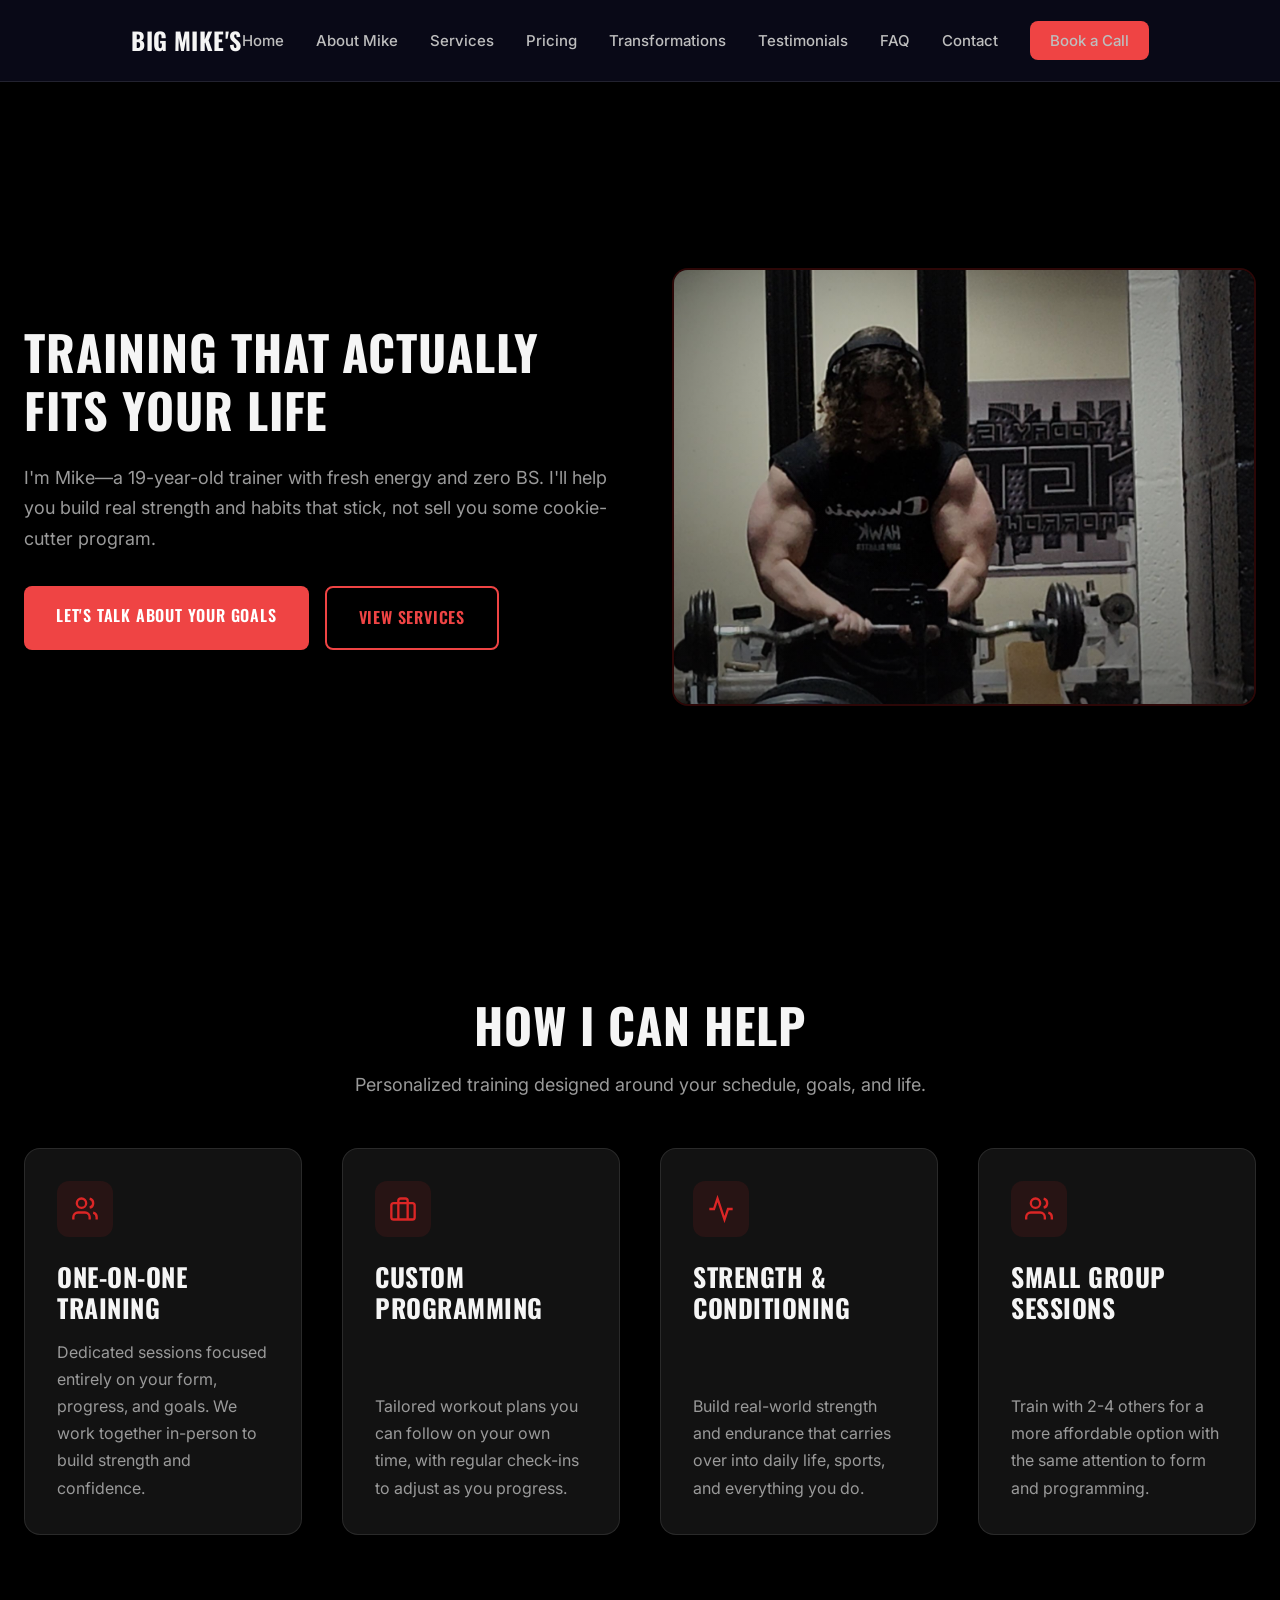
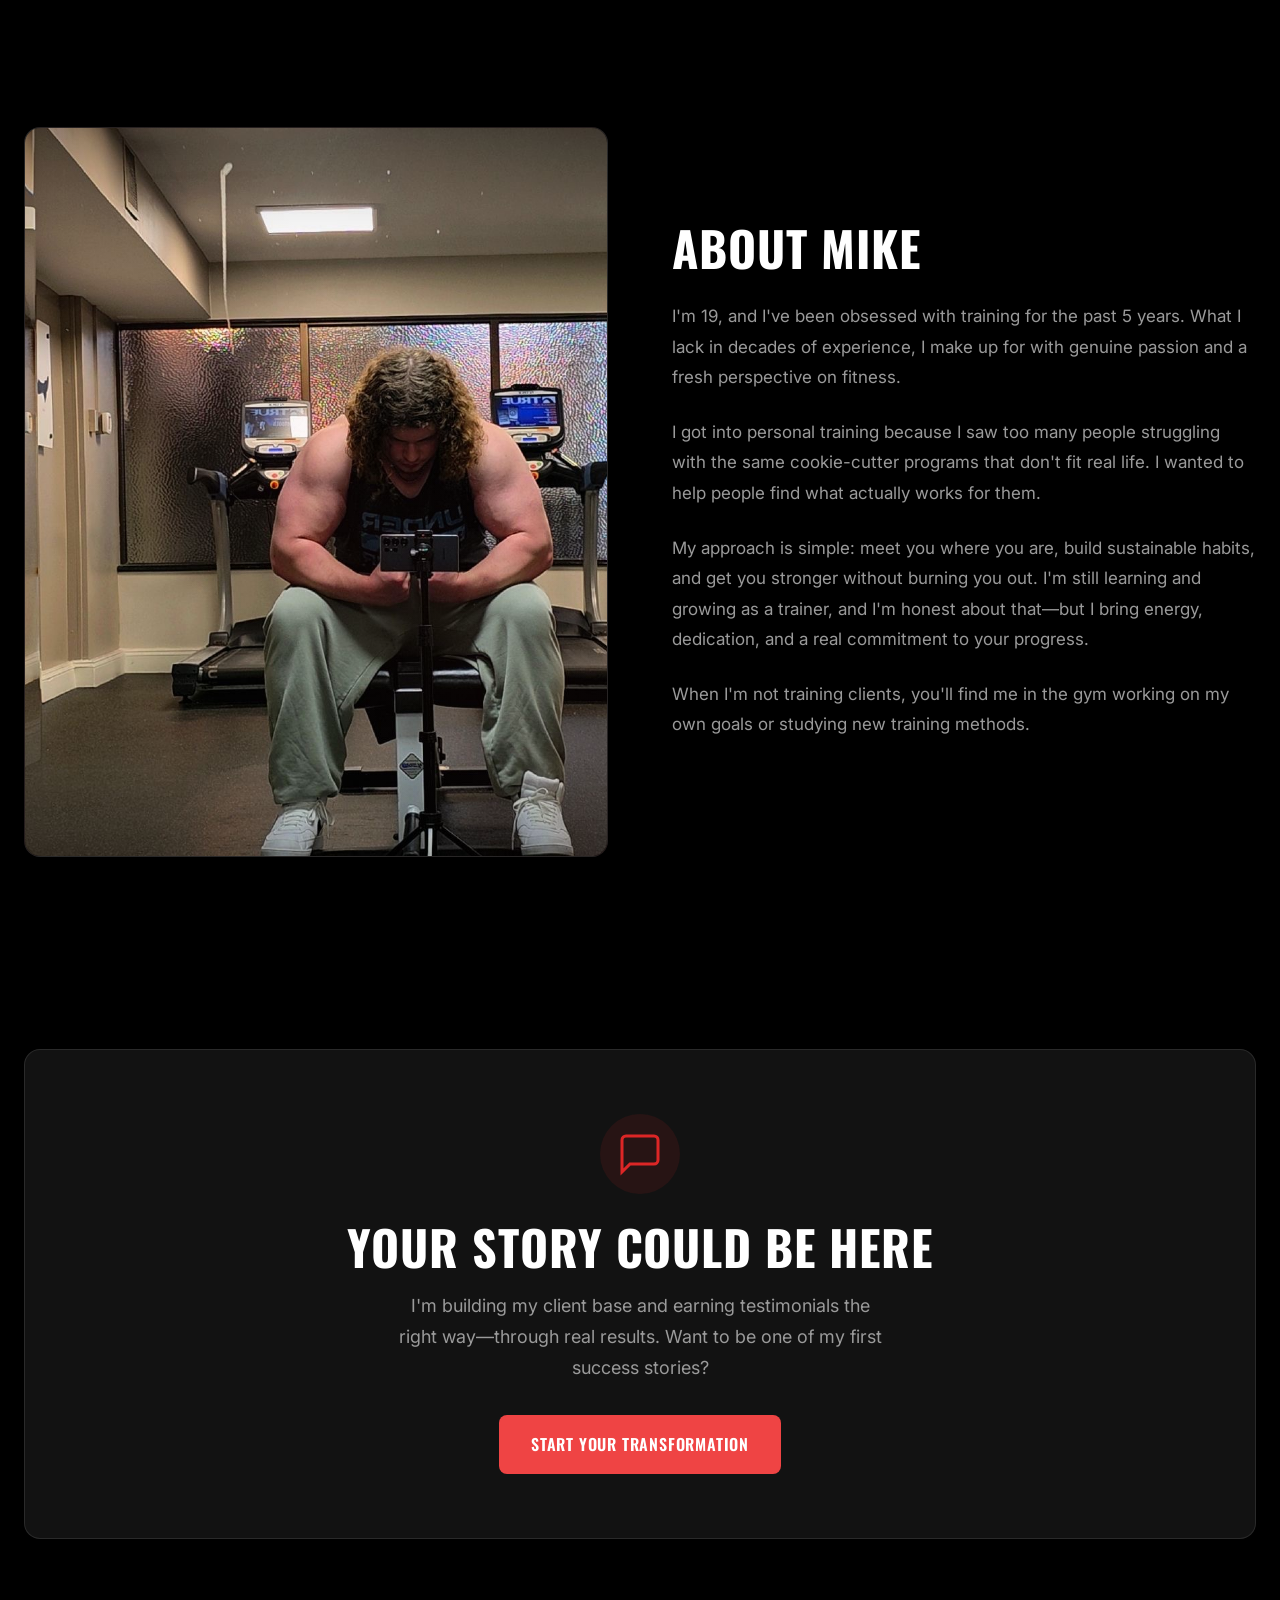
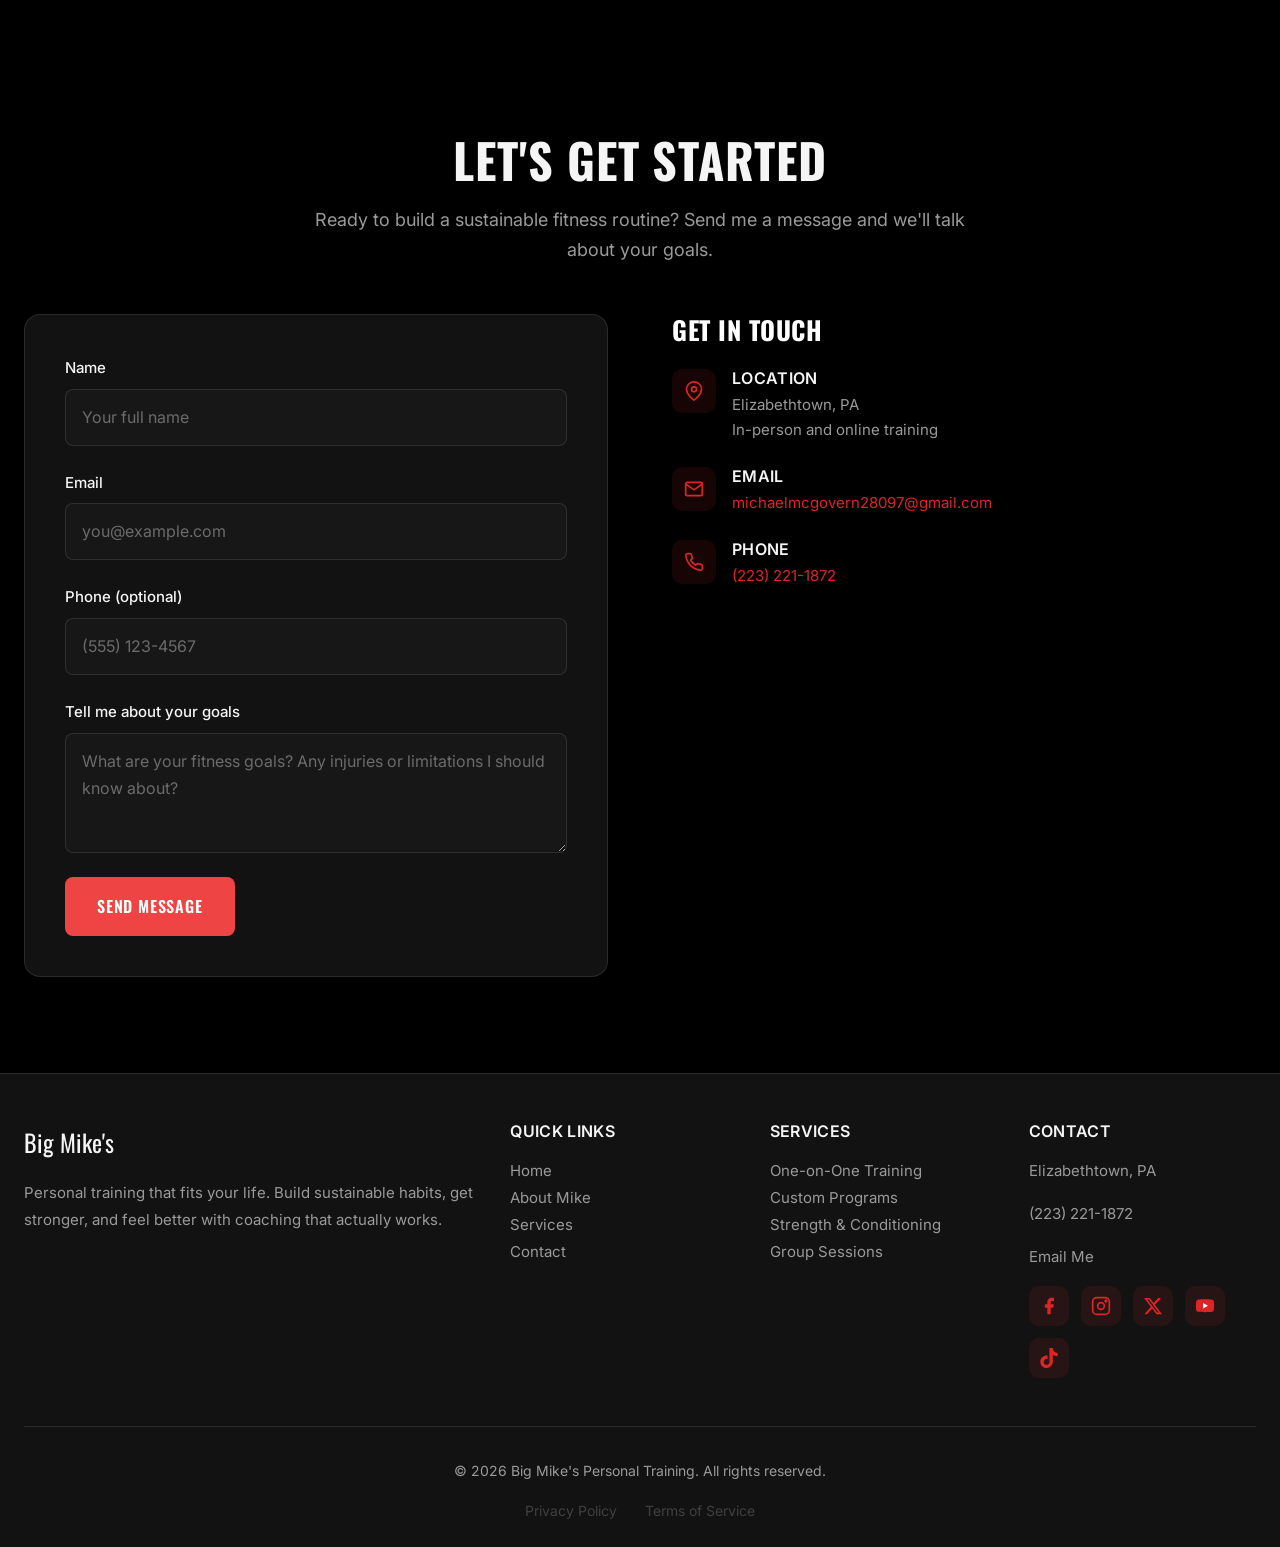
<file: index.html>
<!DOCTYPE html>
<html lang="en">
<head>
    <meta charset="UTF-8">
    <meta name="viewport" content="width=device-width, initial-scale=1.0">
    <title>Big Mike's Personal Training - Training That Actually Fits Your Life</title>
    <meta name="description" content="Personal training in Elizabethtown, PA focused on sustainable fitness for busy people. Work with Mike to build strength, feel better, and create lasting habits.">

    <!-- Favicon -->
    <link rel="icon" href="favicon.svg" type="image/svg+xml">
    <link rel="apple-touch-icon" href="favicon.svg">

    <!-- Open Graph -->
    <meta property="og:type" content="website">
    <meta property="og:title" content="Big Mike's Personal Training - Training That Actually Fits Your Life">
    <meta property="og:description" content="Personal training in Elizabethtown, PA focused on sustainable fitness for busy people. Work with Mike to build strength, feel better, and create lasting habits.">
    <meta property="og:url" content="https://bigmikespersonaltraining.com/">
    <meta property="og:image" content="https://bigmikespersonaltraining.com/images/og-image.jpg">

    <!-- Twitter Card -->
    <meta name="twitter:card" content="summary_large_image">
    <meta name="twitter:title" content="Big Mike's Personal Training">
    <meta name="twitter:description" content="Personal training in Elizabethtown, PA focused on sustainable fitness for busy people.">

    <!-- SEO -->
    <link rel="canonical" href="https://bigmikespersonaltraining.com/">
    <meta name="robots" content="index, follow">

    <!-- Google Fonts -->
    <link rel="preconnect" href="https://fonts.googleapis.com">
    <link rel="preconnect" href="https://fonts.gstatic.com" crossorigin>
    <link href="https://fonts.googleapis.com/css2?family=Oswald:wght@400;500;600;700&family=Inter:wght@400;500;600;700&display=swap" rel="stylesheet">

    <!-- Main Stylesheet -->
    <link rel="stylesheet" href="css/main.css">

    <style>
        /* ==========================================================================
           INDEX.HTML - Page-Specific Styles
           These styles are specific to the homepage and extend/override main.css
           ========================================================================== */

        /* Homepage-specific section padding variables */
        :root {
            --section-padding-mobile: 48px;
            --section-padding-tablet: 64px;
            --section-padding-desktop: 96px;
        }

        /* Homepage Navigation - custom styling for index page */
        .nav {
            position: fixed;
            top: 0;
            left: 0;
            right: 0;
            background: rgba(10, 10, 26, 0.9);
            backdrop-filter: blur(10px);
            -webkit-backdrop-filter: blur(10px);
            z-index: 1000;
            border-bottom: 1px solid rgba(255, 255, 255, 0.1);
        }

        .nav-container {
            max-width: 1200px;
            margin: 0 auto;
            padding: 1.25rem 1.5rem;
            display: flex;
            justify-content: space-between;
            align-items: center;
        }

        .nav-logo {
            font-family: var(--font-display);
            font-size: 1.5rem;
            color: var(--steel-900);
            font-weight: 700;
            text-transform: uppercase;
            letter-spacing: 0.02em;
            white-space: nowrap;
            overflow: hidden;
            text-overflow: ellipsis;
            max-width: 180px;
        }

        .nav-links {
            display: none;
            list-style: none;
            gap: 2rem;
            align-items: center;
        }

        .nav-links a {
            color: var(--steel-700);
            font-size: 0.9375rem;
            font-weight: 500;
            transition: color 0.2s ease;
        }

        .nav-links a:hover {
            color: var(--steel-900);
        }

        .nav-cta {
            background-color: var(--primary-600);
            color: white;
            padding: 0.625rem 1.25rem;
            border-radius: var(--radius-md);
            font-weight: 600;
            transition: all 0.2s ease;
        }

        .nav-cta:hover {
            background-color: var(--primary-500);
            transform: translateY(-2px);
            color: white;
        }

        /* Mobile Menu Button */
        .menu-toggle {
            display: flex;
            flex-direction: column;
            gap: 5px;
            background: transparent;
            border: none;
            cursor: pointer;
            padding: 0.5rem;
        }

        .menu-toggle span {
            display: block;
            width: 24px;
            height: 2px;
            background-color: var(--steel-900);
            transition: all 0.3s ease;
        }

        .menu-toggle.active span:nth-child(1) {
            transform: rotate(45deg) translate(6px, 6px);
        }

        .menu-toggle.active span:nth-child(2) {
            opacity: 0;
        }

        .menu-toggle.active span:nth-child(3) {
            transform: rotate(-45deg) translate(6px, -6px);
        }

        /* Mobile Menu */
        .mobile-menu {
            display: none;
            position: fixed;
            top: 73px;
            left: 0;
            right: 0;
            background: rgba(10, 10, 26, 0.98);
            backdrop-filter: blur(10px);
            -webkit-backdrop-filter: blur(10px);
            padding: 2rem 1.5rem;
            border-bottom: 1px solid rgba(255, 255, 255, 0.1);
        }

        .mobile-menu.active {
            display: block;
        }

        .mobile-menu ul {
            list-style: none;
            display: flex;
            flex-direction: column;
            gap: 1.5rem;
        }

        .mobile-menu a {
            color: var(--steel-700);
            font-size: 1.125rem;
            font-weight: 500;
            display: block;
            transition: color 0.2s ease;
        }

        .mobile-menu a:hover {
            color: var(--steel-900);
        }

        .mobile-menu .nav-cta {
            display: block;
            width: 100%;
            margin-top: 0.5rem;
            text-align: center;
        }

        /* Homepage Buttons */
        .btn {
            display: inline-block;
            padding: 1rem 2rem;
            border-radius: var(--radius-md);
            font-weight: 600;
            font-size: 1rem;
            text-align: center;
            cursor: pointer;
            border: none;
            transition: all 0.2s ease;
            min-height: 44px;
        }

        .btn-primary {
            background-color: var(--primary-600);
            color: white;
        }

        .btn-primary:hover {
            background-color: var(--primary-500);
            transform: translateY(-2px);
        }

        .btn-secondary {
            background: transparent;
            color: var(--primary-600);
            border: 2px solid var(--primary-600);
        }

        .btn-secondary:hover {
            background-color: rgba(239, 68, 68, 0.1);
        }

        /* Hero Section - Homepage specific */
        .hero {
            padding-top: calc(73px + var(--section-padding-mobile));
            padding-bottom: var(--section-padding-mobile);
            min-height: 100vh;
            display: flex;
            align-items: center;
            opacity: 0;
            animation: fadeIn 0.6s ease forwards;
        }

        @keyframes fadeIn {
            to {
                opacity: 1;
            }
        }

        .hero-content {
            display: grid;
            grid-template-columns: 1fr;
            gap: 3rem;
            align-items: center;
        }

        .hero-text h1 {
            font-size: 3rem;
            color: var(--steel-900);
            margin-bottom: 1.5rem;
            text-shadow: 0 2px 20px rgba(0, 0, 0, 0.5);
        }

        .hero-text .subhead {
            font-size: 1.125rem;
            color: var(--steel-600);
            line-height: 1.7;
            margin-bottom: 2rem;
            max-width: 600px;
        }

        .hero-image {
            width: 100%;
            aspect-ratio: 1 / 1;
            background-color: var(--bg-dark);
            border-radius: var(--radius-xl);
            overflow: hidden;
            position: relative;
            border: 2px solid rgba(220, 38, 38, 0.2);
            box-shadow: 0 8px 32px rgba(0, 0, 0, 0.4);
            transition: border-color 0.3s ease, box-shadow 0.3s ease, transform 0.3s ease;
        }

        .hero-image:hover {
            border-color: rgba(220, 38, 38, 0.5);
            box-shadow: 0 12px 48px rgba(220, 38, 38, 0.15), 0 8px 32px rgba(0, 0, 0, 0.5);
            transform: scale(1.02);
        }

        .hero-image::before {
            content: '';
            position: absolute;
            inset: 0;
            background: radial-gradient(ellipse 80% 80% at 50% 40%, transparent 30%, rgba(10, 10, 10, 0.5) 100%);
            pointer-events: none;
            z-index: 1;
        }

        .hero-image img {
            width: 100%;
            height: 100%;
            object-fit: cover;
            object-position: center 30%;
            display: block;
        }

        /* Section Spacing */
        section {
            padding: var(--section-padding-mobile) 0;
        }

        .section-header {
            text-align: center;
            margin-bottom: 3rem;
        }

        .section-header h2 {
            color: var(--steel-900);
            margin-bottom: 1rem;
        }

        .section-header p {
            color: var(--steel-600);
            font-size: 1.125rem;
            max-width: 700px;
            margin: 0 auto;
        }

        /* Services Section */
        .services-grid {
            display: grid;
            grid-template-columns: 1fr;
            gap: 2.5rem;
        }

        .service-card {
            background: #121212;
            border-radius: var(--radius-xl);
            padding: 2rem;
            border: 1px solid rgba(255, 255, 255, 0.1);
            box-shadow: 0 4px 20px rgba(0, 0, 0, 0.3);
            transition: all 0.3s ease;
            min-height: 280px;
            display: flex;
            flex-direction: column;
        }

        .service-card:hover {
            transform: translateY(-4px);
            border-color: var(--primary-500);
            box-shadow: 0 8px 30px rgba(0, 0, 0, 0.5);
        }

        .service-icon {
            width: 56px;
            height: 56px;
            background: rgba(220, 38, 38, 0.1);
            border-radius: var(--radius-lg);
            display: flex;
            align-items: center;
            justify-content: center;
            margin-bottom: 1.5rem;
        }

        .service-icon svg {
            width: 28px;
            height: 28px;
            stroke: var(--primary-500);
            stroke-width: 2;
            fill: none;
        }

        .service-card h3 {
            color: var(--steel-900);
            margin-bottom: 1rem;
        }

        .service-card p {
            color: var(--steel-600);
            margin-bottom: 0;
            margin-top: auto;
        }

        /* About Section */
        .about-content {
            display: grid;
            grid-template-columns: 1fr;
            gap: 3rem;
            align-items: center;
        }

        .about-image {
            width: 100%;
            aspect-ratio: 4 / 5;
            background: linear-gradient(135deg, #121212 0%, rgba(220, 38, 38, 0.05) 100%);
            border-radius: var(--radius-xl);
            display: flex;
            align-items: center;
            justify-content: center;
            color: var(--steel-600);
            font-size: 0.875rem;
            border: 1px solid rgba(255, 255, 255, 0.1);
            overflow: hidden;
            position: relative;
        }

        .about-image::before {
            content: '';
            position: absolute;
            inset: 0;
            background: linear-gradient(45deg, transparent 30%, rgba(220, 38, 38, 0.03) 50%, transparent 70%);
        }

        .about-image img {
            width: 100%;
            height: 100%;
            object-fit: cover;
        }

        .about-text h2 {
            text-align: left;
            margin-bottom: 1.5rem;
        }

        .about-text p {
            color: var(--steel-600);
            font-size: 1.0625rem;
            line-height: 1.8;
            margin-bottom: 1.5rem;
        }

        /* Testimonials CTA Section */
        .testimonials-cta {
            text-align: center;
            padding: 4rem 2rem;
            background: #121212;
            border-radius: var(--radius-xl);
            border: 1px solid rgba(255, 255, 255, 0.1);
        }

        .testimonials-cta-icon {
            display: inline-flex;
            align-items: center;
            justify-content: center;
            width: 80px;
            height: 80px;
            background: rgba(220, 38, 38, 0.1);
            border-radius: 50%;
            color: var(--primary-500);
            margin-bottom: 1.5rem;
        }

        .testimonials-cta h2 {
            margin-bottom: 1rem;
        }

        .testimonials-cta p {
            color: var(--steel-600);
            font-size: 1.125rem;
            max-width: 500px;
            margin: 0 auto 2rem;
            line-height: 1.7;
        }

        /* Contact Section */
        .contact-content {
            display: grid;
            grid-template-columns: 1fr;
            gap: 3rem;
        }

        .contact-form {
            background: #121212;
            border-radius: var(--radius-xl);
            padding: 2.5rem;
            border: 1px solid rgba(255, 255, 255, 0.1);
        }

        .form-group {
            margin-bottom: 1.5rem;
        }

        .form-group label {
            display: block;
            color: var(--steel-900);
            font-weight: 500;
            margin-bottom: 0.5rem;
            font-size: 0.9375rem;
        }

        .form-group input,
        .form-group textarea {
            width: 100%;
            padding: 0.875rem 1rem;
            background: rgba(26, 26, 26, 0.8);
            border: 1px solid rgba(255, 255, 255, 0.1);
            border-radius: var(--radius-md);
            color: var(--steel-900);
            font-family: var(--font-body);
            font-size: 1rem;
            transition: border-color 0.2s ease;
            min-height: 44px;
        }

        .form-group input:focus,
        .form-group textarea:focus {
            outline: none;
            border-color: var(--primary-500);
            box-shadow: 0 0 0 3px rgba(220, 38, 38, 0.1);
        }

        .form-group input::placeholder,
        .form-group textarea::placeholder {
            color: var(--steel-500);
            opacity: 1;
        }

        .form-group textarea {
            resize: vertical;
            min-height: 120px;
        }

        .contact-info h3 {
            margin-bottom: 1.5rem;
        }

        .contact-info-item {
            display: flex;
            align-items: flex-start;
            gap: 1rem;
            margin-bottom: 1.5rem;
        }

        .contact-icon {
            width: 44px;
            height: 44px;
            background: rgba(220, 38, 38, 0.1);
            border-radius: 10px;
            display: flex;
            align-items: center;
            justify-content: center;
            flex-shrink: 0;
        }

        .contact-icon svg {
            width: 20px;
            height: 20px;
            stroke: var(--primary-500);
            stroke-width: 2;
            fill: none;
        }

        .contact-info-text h4 {
            color: var(--steel-900);
            font-family: var(--font-body);
            font-size: 1rem;
            font-weight: 600;
            margin-bottom: 0.25rem;
        }

        .contact-info-text p {
            color: var(--steel-600);
            font-size: 0.9375rem;
            margin: 0;
        }

        .contact-info-text a {
            color: var(--primary-500);
            transition: color 0.2s ease;
        }

        .contact-info-text a:hover {
            color: var(--accent-500);
        }

        /* Footer */
        .footer {
            background: #121212;
            border-top: 1px solid rgba(255, 255, 255, 0.1);
            padding: 3rem 0 1.5rem;
        }

        .footer-content {
            display: grid;
            grid-template-columns: 1fr;
            gap: 2rem;
            margin-bottom: 3rem;
        }

        .footer-section h3 {
            font-family: var(--font-body);
            font-size: 1rem;
            font-weight: 600;
            margin-bottom: 1rem;
            color: var(--steel-900);
        }

        .footer-section p,
        .footer-section a {
            color: var(--steel-600);
            font-size: 0.9375rem;
            line-height: 1.8;
        }

        .footer-section a {
            display: block;
            transition: color 0.2s ease, text-decoration 0.2s ease;
        }

        .footer-section a:hover {
            color: var(--steel-900);
            text-decoration: underline;
        }

        .footer-brand {
            font-family: var(--font-display);
            font-size: 1.5rem;
            color: var(--steel-900);
            margin-bottom: 1rem;
        }

        .footer-social {
            display: flex;
            flex-wrap: wrap;
            gap: 0.75rem;
            margin-top: 1rem;
        }

        .footer-social a {
            display: flex;
            align-items: center;
            justify-content: center;
            width: 40px;
            height: 40px;
            background: rgba(220, 38, 38, 0.1);
            border-radius: 10px;
            color: var(--primary-500);
            transition: all 0.2s ease;
        }

        .footer-social a:hover {
            background: var(--primary-500);
            color: white;
            transform: translateY(-2px);
            text-decoration: none;
        }

        .footer-bottom {
            padding-top: 2rem;
            border-top: 1px solid rgba(255, 255, 255, 0.1);
            text-align: center;
            color: var(--steel-600);
            font-size: 0.875rem;
        }

        /* Tablet Breakpoint */
        @media (min-width: 640px) {
            section {
                padding: var(--section-padding-tablet) 0;
            }

            .hero {
                padding-top: calc(73px + var(--section-padding-tablet));
                padding-bottom: var(--section-padding-tablet);
            }

            .services-grid {
                grid-template-columns: repeat(2, 1fr);
            }

            .footer-content {
                grid-template-columns: repeat(2, 1fr);
            }
        }

        /* Desktop Breakpoint */
        @media (min-width: 1024px) {
            section {
                padding: var(--section-padding-desktop) 0;
            }

            .hero {
                padding-top: calc(73px + var(--section-padding-desktop));
                padding-bottom: var(--section-padding-desktop);
            }

            .nav-links {
                display: flex;
            }

            .menu-toggle {
                display: none;
            }

            .hero-content {
                grid-template-columns: 1fr 1fr;
                gap: 4rem;
            }

            .hero-image {
                aspect-ratio: 4 / 3;
            }

            .hero-image img {
                object-position: center 35%;
            }

            .services-grid {
                grid-template-columns: repeat(4, 1fr);
            }

            .about-content {
                grid-template-columns: 1fr 1fr;
                gap: 4rem;
            }

            .contact-content {
                grid-template-columns: 1fr 1fr;
                gap: 4rem;
            }

            .footer-content {
                grid-template-columns: 2fr 1fr 1fr 1fr;
            }
        }
    </style>
</head>
<body>
    <!-- Skip to Content Link -->
    <a href="#home" class="sr-only sr-only--focusable">Skip to main content</a>

    <!-- Navigation -->
    <nav class="nav">
        <div class="nav-container">
            <a href="#home" class="nav-logo">Big Mike's</a>

            <ul class="nav-links">
                <li><a href="index.html">Home</a></li>
                <li><a href="about.html">About Mike</a></li>
                <li><a href="services.html">Services</a></li>
                <li><a href="pricing.html">Pricing</a></li>
                <li><a href="transformations.html">Transformations</a></li>
                <li><a href="testimonials.html">Testimonials</a></li>
                <li><a href="faq.html">FAQ</a></li>
                <li><a href="contact.html">Contact</a></li>
                <li><a href="booking.html" class="nav-cta">Book a Call</a></li>
            </ul>

            <button class="menu-toggle" aria-label="Toggle mobile menu" aria-expanded="false" aria-controls="mobile-menu">
                <span></span>
                <span></span>
                <span></span>
            </button>
        </div>

        <div class="mobile-menu" id="mobile-menu">
            <ul>
                <li><a href="index.html">Home</a></li>
                <li><a href="about.html">About Mike</a></li>
                <li><a href="services.html">Services</a></li>
                <li><a href="pricing.html">Pricing</a></li>
                <li><a href="transformations.html">Transformations</a></li>
                <li><a href="testimonials.html">Testimonials</a></li>
                <li><a href="faq.html">FAQ</a></li>
                <li><a href="contact.html">Contact</a></li>
                <li><a href="booking.html" class="nav-cta">Book a Call</a></li>
            </ul>
        </div>
    </nav>

    <!-- Hero Section -->
    <section id="home" class="hero">
        <div class="container">
            <div class="hero-content">
                <div class="hero-text">
                    <h1>Training that actually fits your life</h1>
                    <p class="subhead">I'm Mike—a 19-year-old trainer with fresh energy and zero BS. I'll help you build real strength and habits that stick, not sell you some cookie-cutter program.</p>
                    <div class="hero-buttons" style="display: flex; gap: 1rem; flex-wrap: wrap;">
                        <a href="#contact" class="btn btn-primary">Let's talk about your goals</a>
                        <a href="#services" class="btn btn-secondary">View Services</a>
                    </div>
                </div>
                <div class="hero-image">
                    <img src="images/hero/mike-hero.jpg" alt="Big Mike - Personal Trainer doing barbell curls">
                </div>
            </div>
        </div>
    </section>

    <!-- Services Section -->
    <section id="services">
        <div class="container">
            <div class="section-header">
                <h2>How I can help</h2>
                <p>Personalized training designed around your schedule, goals, and life.</p>
            </div>

            <div class="services-grid">
                <div class="service-card">
                    <div class="service-icon">
                        <svg viewBox="0 0 24 24">
                            <path d="M16 21v-2a4 4 0 0 0-4-4H6a4 4 0 0 0-4 4v2"/>
                            <circle cx="9" cy="7" r="4"/>
                            <path d="M22 21v-2a4 4 0 0 0-3-3.87"/>
                            <path d="M16 3.13a4 4 0 0 1 0 7.75"/>
                        </svg>
                    </div>
                    <h3>One-on-one training</h3>
                    <p>Dedicated sessions focused entirely on your form, progress, and goals. We work together in-person to build strength and confidence.</p>
                </div>

                <div class="service-card">
                    <div class="service-icon">
                        <svg viewBox="0 0 24 24">
                            <rect x="2" y="7" width="20" height="14" rx="2" ry="2"/>
                            <path d="M16 21V5a2 2 0 0 0-2-2h-4a2 2 0 0 0-2 2v16"/>
                        </svg>
                    </div>
                    <h3>Custom programming</h3>
                    <p>Tailored workout plans you can follow on your own time, with regular check-ins to adjust as you progress.</p>
                </div>

                <div class="service-card">
                    <div class="service-icon">
                        <svg viewBox="0 0 24 24">
                            <polyline points="22 12 18 12 15 21 9 3 6 12 2 12"/>
                        </svg>
                    </div>
                    <h3>Strength & conditioning</h3>
                    <p>Build real-world strength and endurance that carries over into daily life, sports, and everything you do.</p>
                </div>

                <div class="service-card">
                    <div class="service-icon">
                        <svg viewBox="0 0 24 24">
                            <path d="M17 21v-2a4 4 0 0 0-4-4H5a4 4 0 0 0-4 4v2"/>
                            <circle cx="9" cy="7" r="4"/>
                            <path d="M23 21v-2a4 4 0 0 0-3-3.87"/>
                            <path d="M16 3.13a4 4 0 0 1 0 7.75"/>
                        </svg>
                    </div>
                    <h3>Small group sessions</h3>
                    <p>Train with 2-4 others for a more affordable option with the same attention to form and programming.</p>
                </div>
            </div>
        </div>
    </section>

    <!-- About Section -->
    <section id="about">
        <div class="container">
            <div class="about-content">
                <div class="about-image">
                    <img src="images/mike-about.jpg" alt="Mike in the gym - Personal Trainer">
                </div>
                <div class="about-text">
                    <h2>About Mike</h2>
                    <p>I'm 19, and I've been obsessed with training for the past 5 years. What I lack in decades of experience, I make up for with genuine passion and a fresh perspective on fitness.</p>
                    <p>I got into personal training because I saw too many people struggling with the same cookie-cutter programs that don't fit real life. I wanted to help people find what actually works for them.</p>
                    <p>My approach is simple: meet you where you are, build sustainable habits, and get you stronger without burning you out. I'm still learning and growing as a trainer, and I'm honest about that—but I bring energy, dedication, and a real commitment to your progress.</p>
                    <p>When I'm not training clients, you'll find me in the gym working on my own goals or studying new training methods.</p>
                </div>
            </div>
        </div>
    </section>


    <!-- Testimonials Section -->
    <section id="testimonials">
        <div class="container">
            <div class="testimonials-cta">
                <div class="testimonials-cta-icon">
                    <svg viewBox="0 0 24 24" width="48" height="48" stroke="currentColor" stroke-width="1.5" fill="none">
                        <path d="M21 15a2 2 0 0 1-2 2H7l-4 4V5a2 2 0 0 1 2-2h14a2 2 0 0 1 2 2z"/>
                    </svg>
                </div>
                <h2>Your story could be here</h2>
                <p>I'm building my client base and earning testimonials the right way—through real results. Want to be one of my first success stories?</p>
                <a href="#contact" class="btn btn-primary">Start your transformation</a>
            </div>
        </div>
    </section>

    <!-- Contact Section -->
    <section id="contact">
        <div class="container">
            <div class="section-header">
                <h2>Let's get started</h2>
                <p>Ready to build a sustainable fitness routine? Send me a message and we'll talk about your goals.</p>
            </div>

            <div class="contact-content">
                <div class="contact-form">
                    <form action="https://formspree.io/f/xeeoproo" method="POST">
                        <div class="form-group">
                            <label for="name">Name</label>
                            <input type="text" id="name" name="name" required placeholder="Your full name">
                        </div>

                        <div class="form-group">
                            <label for="email">Email</label>
                            <input type="email" id="email" name="email" required placeholder="you@example.com">
                        </div>

                        <div class="form-group">
                            <label for="phone">Phone (optional)</label>
                            <input type="tel" id="phone" name="phone" placeholder="(555) 123-4567">
                        </div>

                        <div class="form-group">
                            <label for="message">Tell me about your goals</label>
                            <textarea id="message" name="message" required placeholder="What are your fitness goals? Any injuries or limitations I should know about?"></textarea>
                        </div>

                        <button type="submit" class="btn btn-primary">Send message</button>
                    </form>
                </div>

                <div class="contact-info">
                    <h3>Get in touch</h3>

                    <div class="contact-info-item">
                        <div class="contact-icon">
                            <svg viewBox="0 0 24 24">
                                <path d="M21 10c0 7-9 13-9 13s-9-6-9-13a9 9 0 0 1 18 0z"/>
                                <circle cx="12" cy="10" r="3"/>
                            </svg>
                        </div>
                        <div class="contact-info-text">
                            <h4>Location</h4>
                            <p>Elizabethtown, PA<br>In-person and online training</p>
                        </div>
                    </div>

                    <div class="contact-info-item">
                        <div class="contact-icon">
                            <svg viewBox="0 0 24 24">
                                <path d="M4 4h16c1.1 0 2 .9 2 2v12c0 1.1-.9 2-2 2H4c-1.1 0-2-.9-2-2V6c0-1.1.9-2 2-2z"/>
                                <polyline points="22,6 12,13 2,6"/>
                            </svg>
                        </div>
                        <div class="contact-info-text">
                            <h4>Email</h4>
                            <p><a href="mailto:michaelmcgovern28097@gmail.com">michaelmcgovern28097@gmail.com</a></p>
                        </div>
                    </div>

                    <div class="contact-info-item">
                        <div class="contact-icon">
                            <svg viewBox="0 0 24 24">
                                <path d="M22 16.92v3a2 2 0 0 1-2.18 2 19.79 19.79 0 0 1-8.63-3.07 19.5 19.5 0 0 1-6-6 19.79 19.79 0 0 1-3.07-8.67A2 2 0 0 1 4.11 2h3a2 2 0 0 1 2 1.72 12.84 12.84 0 0 0 .7 2.81 2 2 0 0 1-.45 2.11L8.09 9.91a16 16 0 0 0 6 6l1.27-1.27a2 2 0 0 1 2.11-.45 12.84 12.84 0 0 0 2.81.7A2 2 0 0 1 22 16.92z"/>
                            </svg>
                        </div>
                        <div class="contact-info-text">
                            <h4>Phone</h4>
                            <p><a href="tel:+12232211872">(223) 221-1872</a></p>
                        </div>
                    </div>
                </div>
            </div>
        </div>
    </section>

    <!-- Footer -->
    <footer class="footer">
        <div class="container">
            <div class="footer-content">
                <div class="footer-section">
                    <div class="footer-brand">Big Mike's</div>
                    <p>Personal training that fits your life. Build sustainable habits, get stronger, and feel better with coaching that actually works.</p>
                </div>

                <div class="footer-section">
                    <h3>Quick Links</h3>
                    <a href="#home">Home</a>
                    <a href="#about">About Mike</a>
                    <a href="#services">Services</a>
                    <a href="#contact">Contact</a>
                </div>

                <div class="footer-section">
                    <h3>Services</h3>
                    <a href="#services">One-on-One Training</a>
                    <a href="#services">Custom Programs</a>
                    <a href="#services">Strength & Conditioning</a>
                    <a href="#services">Group Sessions</a>
                </div>

                <div class="footer-section">
                    <h3>Contact</h3>
                    <p>Elizabethtown, PA</p>
                    <p><a href="tel:+12232211872">(223) 221-1872</a></p>
                    <p><a href="mailto:michaelmcgovern28097@gmail.com">Email Me</a></p>
                    <div class="footer-social">
                        <a href="https://www.facebook.com/bigmikespersonaltraining" target="_blank" rel="noopener noreferrer" aria-label="Facebook">
                            <svg viewBox="0 0 24 24" width="20" height="20" fill="currentColor">
                                <path d="M18 2h-3a5 5 0 0 0-5 5v3H7v4h3v8h4v-8h3l1-4h-4V7a1 1 0 0 1 1-1h3z"/>
                            </svg>
                        </a>
                        <a href="https://www.instagram.com/bigmikestraining" target="_blank" rel="noopener noreferrer" aria-label="Instagram">
                            <svg viewBox="0 0 24 24" width="20" height="20" fill="none" stroke="currentColor" stroke-width="2">
                                <rect x="2" y="2" width="20" height="20" rx="5"/>
                                <circle cx="12" cy="12" r="4"/>
                                <circle cx="18" cy="6" r="1"/>
                            </svg>
                        </a>
                        <a href="https://x.com/ptmikemcg" target="_blank" rel="noopener noreferrer" aria-label="X">
                            <svg viewBox="0 0 24 24" width="20" height="20" fill="currentColor">
                                <path d="M18.244 2.25h3.308l-7.227 8.26 8.502 11.24H16.17l-5.214-6.817L4.99 21.75H1.68l7.73-8.835L1.254 2.25H8.08l4.713 6.231zm-1.161 17.52h1.833L7.084 4.126H5.117z"/>
                            </svg>
                        </a>
                        <a href="https://www.youtube.com/@bigmikestraining" target="_blank" rel="noopener noreferrer" aria-label="YouTube">
                            <svg viewBox="0 0 24 24" width="20" height="20" fill="currentColor">
                                <path d="M22.54 6.42a2.78 2.78 0 0 0-1.94-2C18.88 4 12 4 12 4s-6.88 0-8.6.46a2.78 2.78 0 0 0-1.94 2A29 29 0 0 0 1 11.75a29 29 0 0 0 .46 5.33A2.78 2.78 0 0 0 3.4 19c1.72.46 8.6.46 8.6.46s6.88 0 8.6-.46a2.78 2.78 0 0 0 1.94-2 29 29 0 0 0 .46-5.25 29 29 0 0 0-.46-5.33z"/>
                                <polygon points="9.75,15.02 15.5,11.75 9.75,8.48" fill="white"/>
                            </svg>
                        </a>
                        <a href="https://www.tiktok.com/@bigmikespersonaltraining" target="_blank" rel="noopener noreferrer" aria-label="TikTok">
                            <svg viewBox="0 0 24 24" width="20" height="20" fill="currentColor">
                                <path d="M12.525.02c1.31-.02 2.61-.01 3.91-.02.08 1.53.63 3.09 1.75 4.17 1.12 1.11 2.7 1.62 4.24 1.79v4.03c-1.44-.05-2.89-.35-4.2-.97-.57-.26-1.1-.59-1.62-.93-.01 2.92.01 5.84-.02 8.75-.08 1.4-.54 2.79-1.35 3.94-1.31 1.92-3.58 3.17-5.91 3.21-1.43.08-2.86-.31-4.08-1.03-2.02-1.19-3.44-3.37-3.65-5.71-.02-.5-.03-1-.01-1.49.18-1.9 1.12-3.72 2.58-4.96 1.66-1.44 3.98-2.13 6.15-1.72.02 1.48-.04 2.96-.04 4.44-.99-.32-2.15-.23-3.02.37-.63.41-1.11 1.04-1.36 1.75-.21.51-.15 1.07-.14 1.61.24 1.64 1.82 3.02 3.5 2.87 1.12-.01 2.19-.66 2.77-1.61.19-.33.4-.67.41-1.06.1-1.79.06-3.57.07-5.36.01-4.03-.01-8.05.02-12.07z"/>
                            </svg>
                        </a>
                    </div>
                </div>
            </div>

            <div class="footer-bottom">
                <p>&copy; <span id="copyright-year"></span> Big Mike's Personal Training. All rights reserved.</p>
                <nav style="margin-top: 1rem;">
                    <a href="privacy.html" style="color: var(--steel-400); margin-right: 1.5rem;">Privacy Policy</a>
                    <a href="terms.html" style="color: var(--steel-400);">Terms of Service</a>
                </nav>
            </div>
        </div>
    </footer>

    <!-- JSON-LD Structured Data -->
    <script type="application/ld+json">
    {
      "@context": "https://schema.org",
      "@type": "LocalBusiness",
      "name": "Big Mike's Personal Training",
      "description": "Personal training focused on sustainable fitness for busy people",
      "url": "https://bigmikespersonaltraining.com",
      "telephone": "+1-223-221-1872",
      "email": "michaelmcgovern28097@gmail.com",
      "address": {
        "@type": "PostalAddress",
        "addressLocality": "Elizabethtown",
        "addressRegion": "PA",
        "addressCountry": "US"
      },
      "priceRange": "$$"
    }
    </script>

    <script>
        // Dynamic copyright year
        document.getElementById('copyright-year').textContent = new Date().getFullYear();

        // Mobile menu toggle
        const menuToggle = document.querySelector('.menu-toggle');
        const mobileMenu = document.querySelector('.mobile-menu');
        const mobileLinks = document.querySelectorAll('.mobile-menu a');

        menuToggle.addEventListener('click', () => {
            menuToggle.classList.toggle('active');
            mobileMenu.classList.toggle('active');
            menuToggle.setAttribute('aria-expanded', mobileMenu.classList.contains('active'));
        });

        // Close mobile menu when clicking a link
        mobileLinks.forEach(link => {
            link.addEventListener('click', () => {
                menuToggle.classList.remove('active');
                mobileMenu.classList.remove('active');
                menuToggle.setAttribute('aria-expanded', 'false');
            });
        });

        // Close mobile menu when clicking outside
        document.addEventListener('click', (e) => {
            if (!menuToggle.contains(e.target) && !mobileMenu.contains(e.target)) {
                menuToggle.classList.remove('active');
                mobileMenu.classList.remove('active');
                menuToggle.setAttribute('aria-expanded', 'false');
            }
        });

        // Form submission handler
        const contactForm = document.querySelector('.contact-form form');
        contactForm.addEventListener('submit', async (e) => {
            e.preventDefault();

            const formData = new FormData(contactForm);
            const submitButton = contactForm.querySelector('button[type="submit"]');
            const originalText = submitButton.textContent;

            submitButton.disabled = true;
            submitButton.textContent = 'Sending...';

            try {
                const response = await fetch(contactForm.action, {
                    method: 'POST',
                    body: formData,
                    headers: {
                        'Accept': 'application/json'
                    }
                });

                if (response.ok) {
                    contactForm.reset();
                    submitButton.textContent = 'Message Sent!';
                    setTimeout(() => {
                        submitButton.textContent = originalText;
                        submitButton.disabled = false;
                    }, 3000);
                } else {
                    throw new Error('Form submission failed');
                }
            } catch (error) {
                submitButton.textContent = 'Error - Try Again';
                setTimeout(() => {
                    submitButton.textContent = originalText;
                    submitButton.disabled = false;
                }, 3000);
            }
        });
    </script>
</body>
</html>
</file>
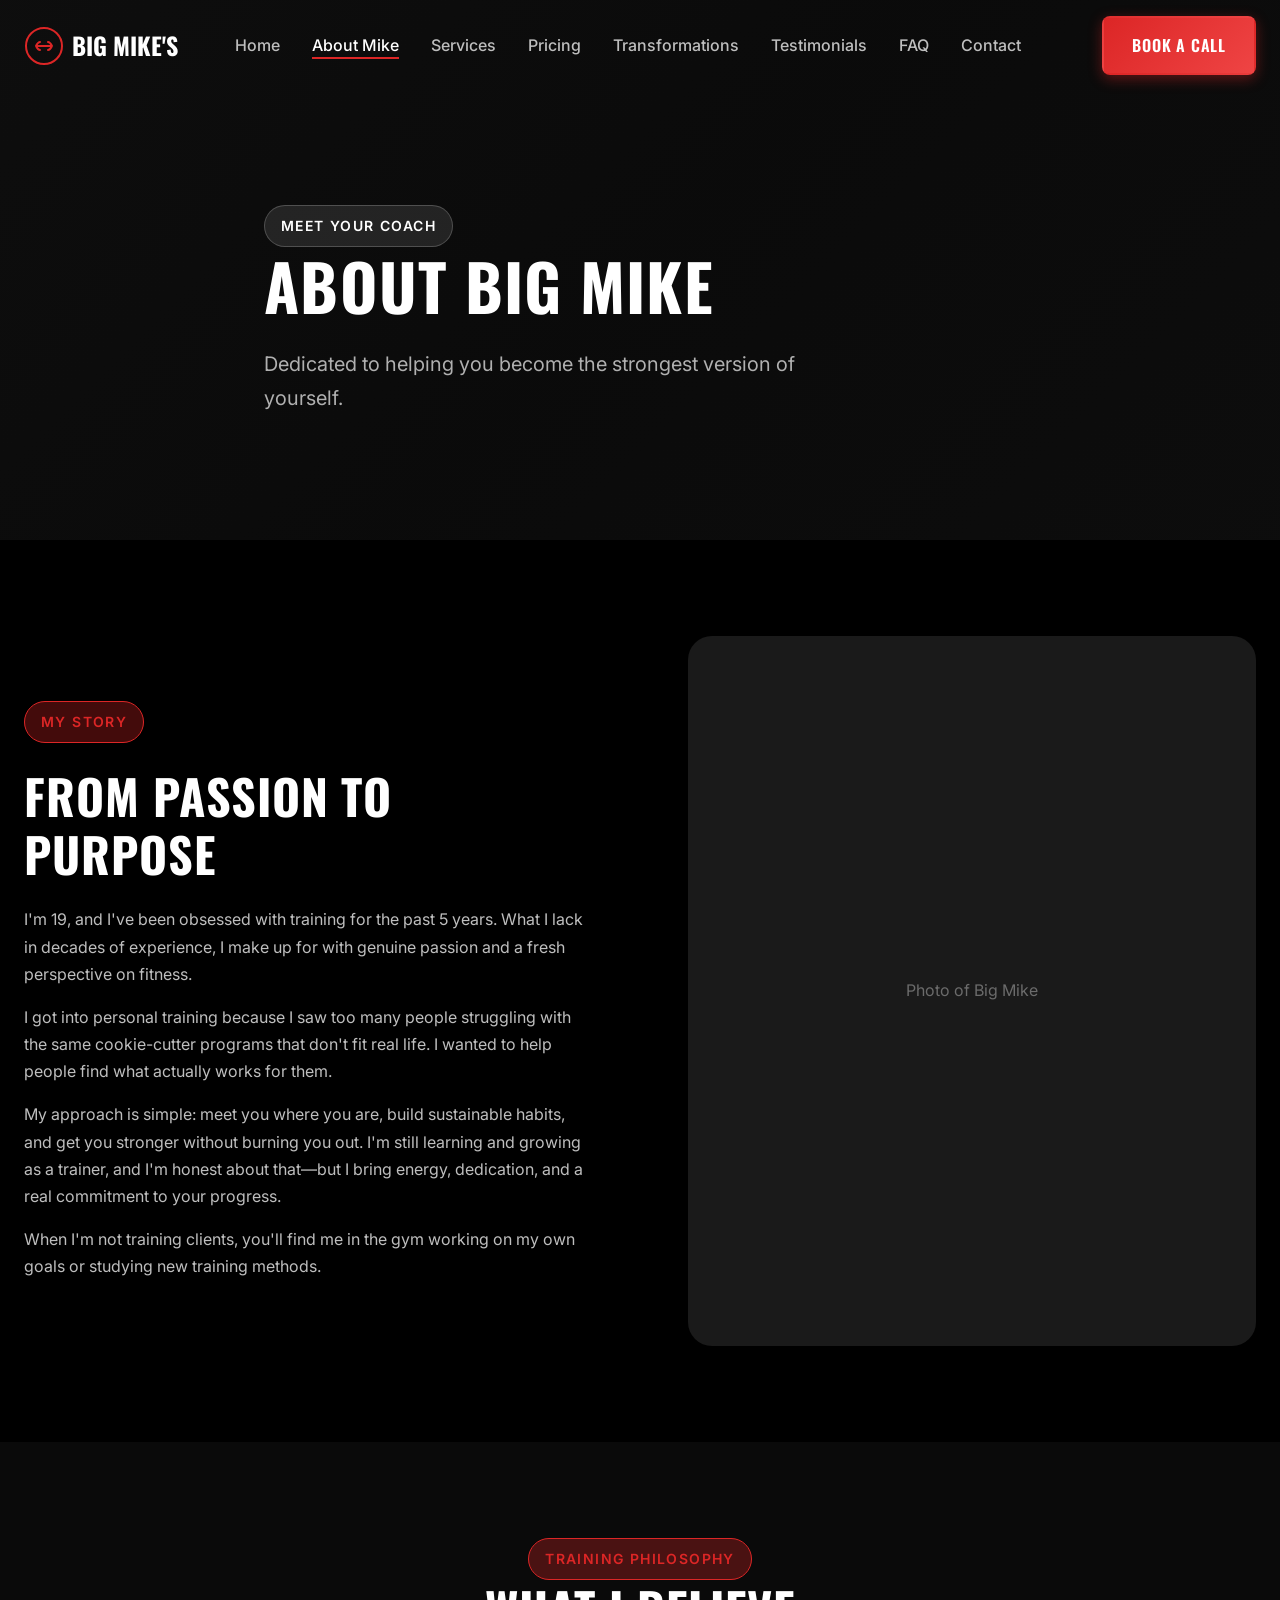
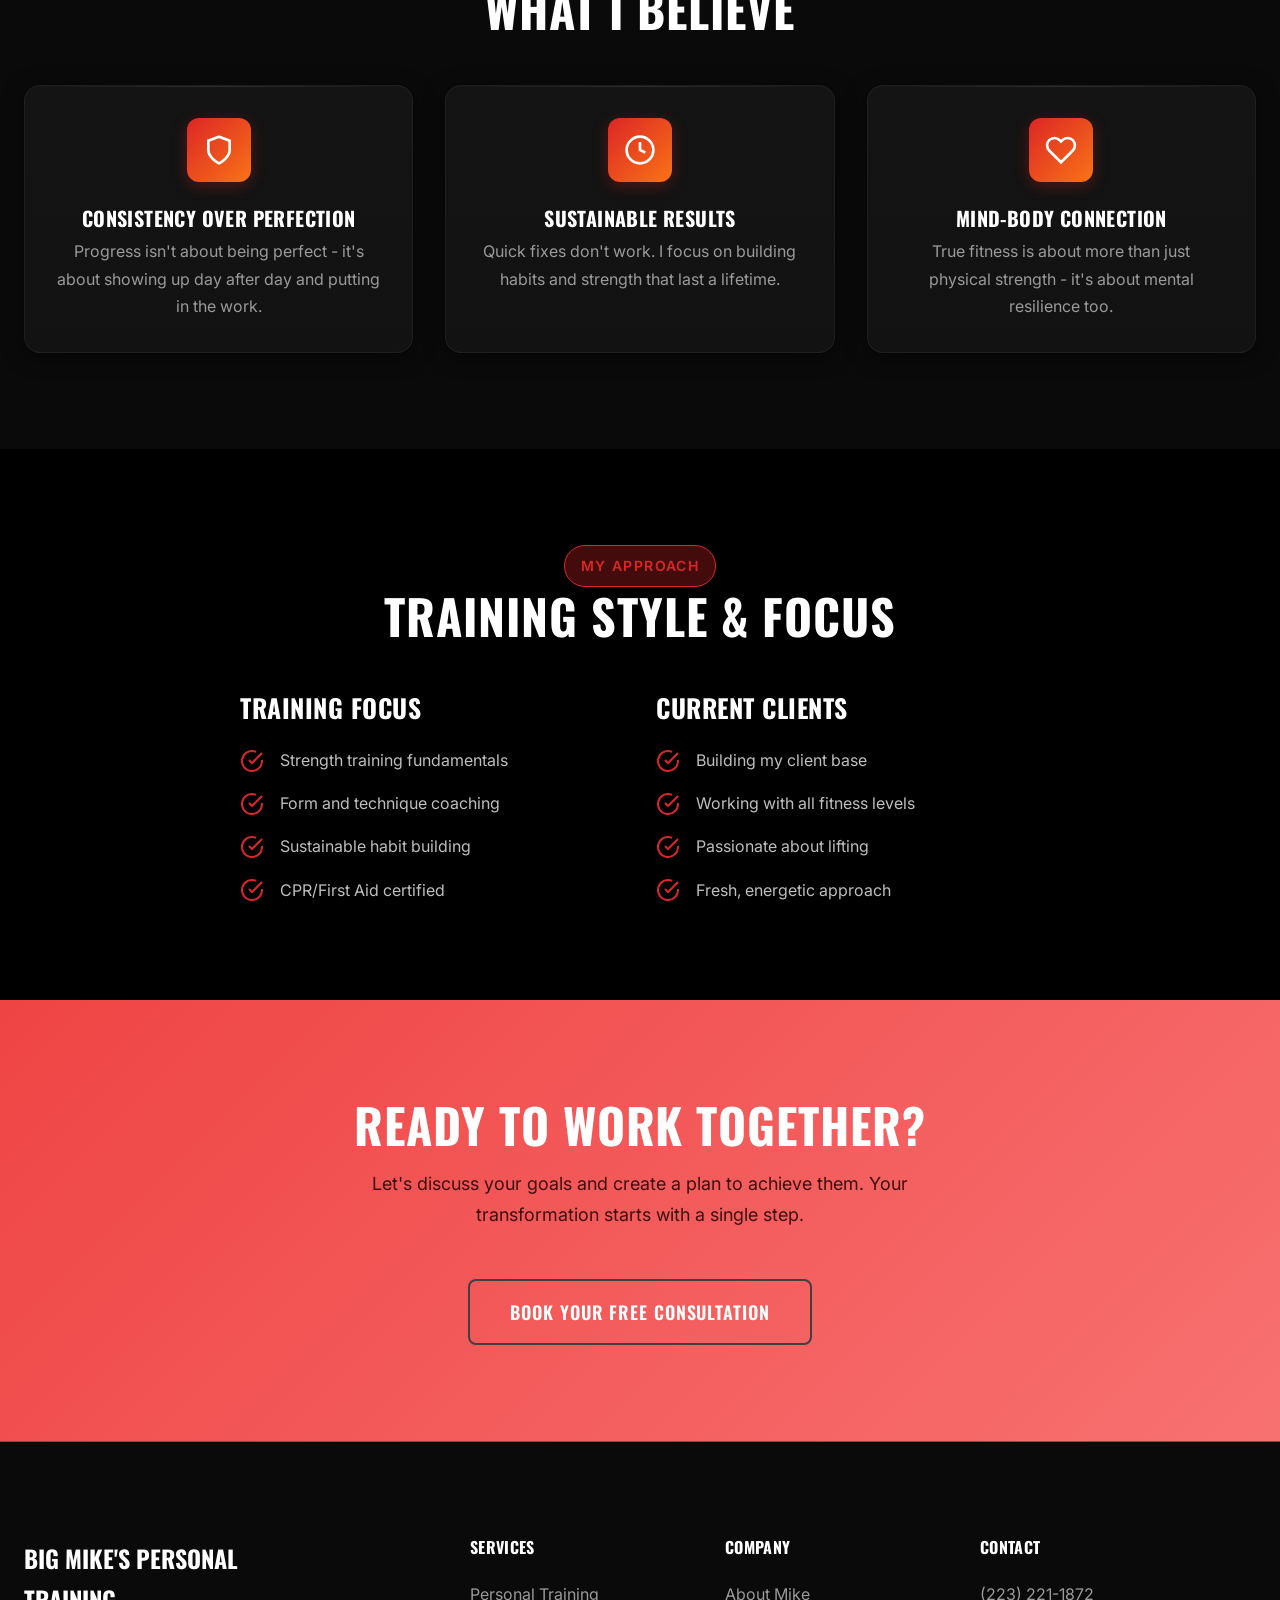
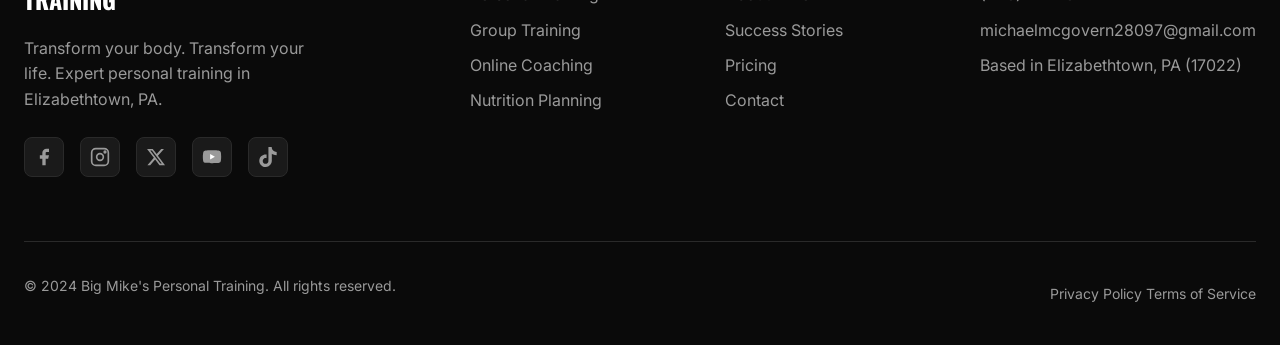
<file: about.html>
<!DOCTYPE html>
<html lang="en">
<head>
  <meta charset="UTF-8">
  <meta name="viewport" content="width=device-width, initial-scale=1.0">
  <meta name="description" content="Meet Big Mike - 19-year-old personal trainer with fresh energy and real passion for helping clients transform their bodies and lives in Elizabethtown, PA.">
  <title>About Big Mike | Big Mike's Personal Training</title>

  <!-- Fonts -->
  <link rel="preconnect" href="https://fonts.googleapis.com">
  <link rel="preconnect" href="https://fonts.gstatic.com" crossorigin>
  <link href="https://fonts.googleapis.com/css2?family=Inter:wght@400;500;600;700&family=Oswald:wght@400;500;600;700&display=swap" rel="stylesheet">

  <!-- Styles -->
  <link rel="stylesheet" href="css/main.css">
</head>
<body>
  <!-- Header -->
  <header class="header" id="header">
    <nav class="nav container">
      <a href="index.html" class="nav__logo">
        <svg width="40" height="40" viewBox="0 0 40 40" fill="none" xmlns="http://www.w3.org/2000/svg">
          <circle cx="20" cy="20" r="18" stroke="currentColor" stroke-width="2"/>
          <path d="M12 20H28M12 20C12 20 14 16 16 16M12 20C12 20 14 24 16 24M28 20C28 20 26 16 24 16M28 20C28 20 26 24 24 24" stroke="currentColor" stroke-width="2" stroke-linecap="round"/>
        </svg>
        Big Mike's
      </a>

      <ul class="nav__menu" id="nav-menu">
        <li><a href="index.html" class="nav__link">Home</a></li>
        <li><a href="about.html" class="nav__link nav__link--active">About Mike</a></li>
        <li><a href="services.html" class="nav__link">Services</a></li>
        <li><a href="pricing.html" class="nav__link">Pricing</a></li>
        <li><a href="transformations.html" class="nav__link">Transformations</a></li>
        <li><a href="testimonials.html" class="nav__link">Testimonials</a></li>
        <li><a href="faq.html" class="nav__link">FAQ</a></li>
        <li><a href="contact.html" class="nav__link">Contact</a></li>
      </ul>

      <a href="booking.html" class="btn btn--primary nav__cta">Book a Call</a>

      <button class="nav__toggle" id="nav-toggle" aria-label="Toggle navigation">
        <span></span>
        <span></span>
        <span></span>
      </button>
    </nav>
  </header>

  <main id="main">
    <!-- Hero Section -->
    <section class="hero" style="min-height: 60vh;">
      <div class="hero__overlay"></div>
      <div class="container hero__content">
        <span class="badge badge--dark">Meet Your Coach</span>
        <h1 class="hero__title">About Big Mike</h1>
        <p class="hero__description">
          Dedicated to helping you become the strongest version of yourself.
        </p>
      </div>
    </section>

    <!-- Story Section -->
    <section class="section">
      <div class="container">
        <div style="display: grid; grid-template-columns: 1fr 1fr; gap: var(--space-4xl); align-items: center;">
          <div data-animate>
            <span class="badge mb-lg">My Story</span>
            <h2 class="mb-lg">From Passion to Purpose</h2>
            <p>
              I'm 19, and I've been obsessed with training for the past 5 years. What I lack in decades of experience, I make up for with genuine passion and a fresh perspective on fitness.
            </p>
            <p>
              I got into personal training because I saw too many people struggling with the same cookie-cutter programs that don't fit real life. I wanted to help people find what actually works for them.
            </p>
            <p>
              My approach is simple: meet you where you are, build sustainable habits, and get you stronger without burning you out. I'm still learning and growing as a trainer, and I'm honest about that—but I bring energy, dedication, and a real commitment to your progress.
            </p>
            <p>
              When I'm not training clients, you'll find me in the gym working on my own goals or studying new training methods.
            </p>
          </div>
          <div style="background: var(--steel-200); border-radius: var(--radius-2xl); aspect-ratio: 4/5; display: flex; align-items: center; justify-content: center; color: var(--steel-500);">
            <!-- Placeholder for Mike's photo -->
            <span>Photo of Big Mike</span>
          </div>
        </div>
      </div>
    </section>

    <!-- Philosophy Section -->
    <section class="section section--light">
      <div class="container">
        <div class="text-center mb-2xl">
          <span class="badge">Training Philosophy</span>
          <h2>What I Believe</h2>
        </div>

        <div class="grid grid--3">
          <div class="card text-center" data-animate>
            <div class="card__icon" style="margin: 0 auto var(--space-lg);">
              <svg width="32" height="32" viewBox="0 0 24 24" fill="none" stroke="currentColor" stroke-width="2">
                <path d="M12 22s8-4 8-10V5l-8-3-8 3v7c0 6 8 10 8 10z"/>
              </svg>
            </div>
            <h3 class="card__title">Consistency Over Perfection</h3>
            <p class="card__description">Progress isn't about being perfect - it's about showing up day after day and putting in the work.</p>
          </div>

          <div class="card text-center" data-animate>
            <div class="card__icon" style="margin: 0 auto var(--space-lg);">
              <svg width="32" height="32" viewBox="0 0 24 24" fill="none" stroke="currentColor" stroke-width="2">
                <circle cx="12" cy="12" r="10"/>
                <path d="M12 6v6l4 2"/>
              </svg>
            </div>
            <h3 class="card__title">Sustainable Results</h3>
            <p class="card__description">Quick fixes don't work. I focus on building habits and strength that last a lifetime.</p>
          </div>

          <div class="card text-center" data-animate>
            <div class="card__icon" style="margin: 0 auto var(--space-lg);">
              <svg width="32" height="32" viewBox="0 0 24 24" fill="none" stroke="currentColor" stroke-width="2">
                <path d="M20.84 4.61a5.5 5.5 0 0 0-7.78 0L12 5.67l-1.06-1.06a5.5 5.5 0 0 0-7.78 7.78l1.06 1.06L12 21.23l7.78-7.78 1.06-1.06a5.5 5.5 0 0 0 0-7.78z"/>
              </svg>
            </div>
            <h3 class="card__title">Mind-Body Connection</h3>
            <p class="card__description">True fitness is about more than just physical strength - it's about mental resilience too.</p>
          </div>
        </div>
      </div>
    </section>

    <!-- Credentials Section -->
    <section class="section">
      <div class="container">
        <div class="text-center mb-2xl">
          <span class="badge">My Approach</span>
          <h2>Training Style & Focus</h2>
        </div>

        <div class="grid grid--2" style="max-width: 800px; margin: 0 auto;">
          <div data-animate>
            <h3 class="mb-lg">Training Focus</h3>
            <ul style="display: flex; flex-direction: column; gap: var(--space-md);">
              <li style="display: flex; align-items: center; gap: var(--space-md);">
                <svg width="24" height="24" viewBox="0 0 24 24" fill="none" stroke="var(--primary-500)" stroke-width="2">
                  <path d="M22 11.08V12a10 10 0 1 1-5.93-9.14"/>
                  <polyline points="22,4 12,14.01 9,11.01"/>
                </svg>
                Strength training fundamentals
              </li>
              <li style="display: flex; align-items: center; gap: var(--space-md);">
                <svg width="24" height="24" viewBox="0 0 24 24" fill="none" stroke="var(--primary-500)" stroke-width="2">
                  <path d="M22 11.08V12a10 10 0 1 1-5.93-9.14"/>
                  <polyline points="22,4 12,14.01 9,11.01"/>
                </svg>
                Form and technique coaching
              </li>
              <li style="display: flex; align-items: center; gap: var(--space-md);">
                <svg width="24" height="24" viewBox="0 0 24 24" fill="none" stroke="var(--primary-500)" stroke-width="2">
                  <path d="M22 11.08V12a10 10 0 1 1-5.93-9.14"/>
                  <polyline points="22,4 12,14.01 9,11.01"/>
                </svg>
                Sustainable habit building
              </li>
              <li style="display: flex; align-items: center; gap: var(--space-md);">
                <svg width="24" height="24" viewBox="0 0 24 24" fill="none" stroke="var(--primary-500)" stroke-width="2">
                  <path d="M22 11.08V12a10 10 0 1 1-5.93-9.14"/>
                  <polyline points="22,4 12,14.01 9,11.01"/>
                </svg>
                CPR/First Aid certified
              </li>
            </ul>
          </div>

          <div data-animate>
            <h3 class="mb-lg">Current Clients</h3>
            <ul style="display: flex; flex-direction: column; gap: var(--space-md);">
              <li style="display: flex; align-items: center; gap: var(--space-md);">
                <svg width="24" height="24" viewBox="0 0 24 24" fill="none" stroke="var(--primary-500)" stroke-width="2">
                  <path d="M22 11.08V12a10 10 0 1 1-5.93-9.14"/>
                  <polyline points="22,4 12,14.01 9,11.01"/>
                </svg>
                Building my client base
              </li>
              <li style="display: flex; align-items: center; gap: var(--space-md);">
                <svg width="24" height="24" viewBox="0 0 24 24" fill="none" stroke="var(--primary-500)" stroke-width="2">
                  <path d="M22 11.08V12a10 10 0 1 1-5.93-9.14"/>
                  <polyline points="22,4 12,14.01 9,11.01"/>
                </svg>
                Working with all fitness levels
              </li>
              <li style="display: flex; align-items: center; gap: var(--space-md);">
                <svg width="24" height="24" viewBox="0 0 24 24" fill="none" stroke="var(--primary-500)" stroke-width="2">
                  <path d="M22 11.08V12a10 10 0 1 1-5.93-9.14"/>
                  <polyline points="22,4 12,14.01 9,11.01"/>
                </svg>
                Passionate about lifting
              </li>
              <li style="display: flex; align-items: center; gap: var(--space-md);">
                <svg width="24" height="24" viewBox="0 0 24 24" fill="none" stroke="var(--primary-500)" stroke-width="2">
                  <path d="M22 11.08V12a10 10 0 1 1-5.93-9.14"/>
                  <polyline points="22,4 12,14.01 9,11.01"/>
                </svg>
                Fresh, energetic approach
              </li>
            </ul>
          </div>
        </div>
      </div>
    </section>

    <!-- CTA Section -->
    <section class="section" style="background: linear-gradient(135deg, var(--primary-600), var(--primary-700));">
      <div class="container text-center">
        <h2 style="color: #FFFFFF; margin-bottom: var(--space-md);">Ready to Work Together?</h2>
        <p style="color: var(--primary-100); max-width: 600px; margin: 0 auto var(--space-2xl); font-size: 1.125rem;">
          Let's discuss your goals and create a plan to achieve them. Your transformation starts with a single step.
        </p>
        <a href="booking.html" class="btn btn--secondary btn--lg">Book Your Free Consultation</a>
      </div>
    </section>
  </main>

  <!-- Footer -->
  <footer class="footer">
    <div class="container">
      <div class="footer__grid">
        <div class="footer__brand">
          <a href="index.html" class="footer__logo">Big Mike's Personal Training</a>
          <p class="footer__tagline">Transform your body. Transform your life. Expert personal training in Elizabethtown, PA.</p>
          <div class="footer__social">
            <a href="https://www.facebook.com/bigmikespersonaltraining" aria-label="Facebook" target="_blank" rel="noopener noreferrer">
              <svg width="20" height="20" viewBox="0 0 24 24" fill="currentColor">
                <path d="M18 2h-3a5 5 0 0 0-5 5v3H7v4h3v8h4v-8h3l1-4h-4V7a1 1 0 0 1 1-1h3z"/>
              </svg>
            </a>
            <a href="https://www.instagram.com/bigmikestraining" aria-label="Instagram" target="_blank" rel="noopener noreferrer">
              <svg width="20" height="20" viewBox="0 0 24 24" fill="none" stroke="currentColor" stroke-width="2">
                <rect x="2" y="2" width="20" height="20" rx="5"/>
                <circle cx="12" cy="12" r="4"/>
                <circle cx="18" cy="6" r="1"/>
              </svg>
            </a>
            <a href="https://x.com/ptmikemcg" aria-label="X" target="_blank" rel="noopener noreferrer">
              <svg width="20" height="20" viewBox="0 0 24 24" fill="currentColor">
                <path d="M18.244 2.25h3.308l-7.227 8.26 8.502 11.24H16.17l-5.214-6.817L4.99 21.75H1.68l7.73-8.835L1.254 2.25H8.08l4.713 6.231zm-1.161 17.52h1.833L7.084 4.126H5.117z"/>
              </svg>
            </a>
            <a href="https://www.youtube.com/@bigmikestraining" aria-label="YouTube" target="_blank" rel="noopener noreferrer">
              <svg width="20" height="20" viewBox="0 0 24 24" fill="currentColor">
                <path d="M22.54 6.42a2.78 2.78 0 0 0-1.94-2C18.88 4 12 4 12 4s-6.88 0-8.6.46a2.78 2.78 0 0 0-1.94 2A29 29 0 0 0 1 11.75a29 29 0 0 0 .46 5.33A2.78 2.78 0 0 0 3.4 19c1.72.46 8.6.46 8.6.46s6.88 0 8.6-.46a2.78 2.78 0 0 0 1.94-2 29 29 0 0 0 .46-5.25 29 29 0 0 0-.46-5.33z"/>
                <polygon points="9.75,15.02 15.5,11.75 9.75,8.48" fill="white"/>
              </svg>
            </a>
            <a href="https://www.tiktok.com/@bigmikespersonaltraining" aria-label="TikTok" target="_blank" rel="noopener noreferrer">
              <svg width="20" height="20" viewBox="0 0 24 24" fill="currentColor">
                <path d="M12.525.02c1.31-.02 2.61-.01 3.91-.02.08 1.53.63 3.09 1.75 4.17 1.12 1.11 2.7 1.62 4.24 1.79v4.03c-1.44-.05-2.89-.35-4.2-.97-.57-.26-1.1-.59-1.62-.93-.01 2.92.01 5.84-.02 8.75-.08 1.4-.54 2.79-1.35 3.94-1.31 1.92-3.58 3.17-5.91 3.21-1.43.08-2.86-.31-4.08-1.03-2.02-1.19-3.44-3.37-3.65-5.71-.02-.5-.03-1-.01-1.49.18-1.9 1.12-3.72 2.58-4.96 1.66-1.44 3.98-2.13 6.15-1.72.02 1.48-.04 2.96-.04 4.44-.99-.32-2.15-.23-3.02.37-.63.41-1.11 1.04-1.36 1.75-.21.51-.15 1.07-.14 1.61.24 1.64 1.82 3.02 3.5 2.87 1.12-.01 2.19-.66 2.77-1.61.19-.33.4-.67.41-1.06.1-1.79.06-3.57.07-5.36.01-4.03-.01-8.05.02-12.07z"/>
              </svg>
            </a>
          </div>
        </div>

        <div class="footer__column">
          <h4>Services</h4>
          <ul>
            <li><a href="services.html">Personal Training</a></li>
            <li><a href="services.html">Group Training</a></li>
            <li><a href="services.html">Online Coaching</a></li>
            <li><a href="services.html">Nutrition Planning</a></li>
          </ul>
        </div>

        <div class="footer__column">
          <h4>Company</h4>
          <ul>
            <li><a href="about.html">About Mike</a></li>
            <li><a href="testimonials.html">Success Stories</a></li>
            <li><a href="pricing.html">Pricing</a></li>
            <li><a href="contact.html">Contact</a></li>
          </ul>
        </div>

        <div class="footer__column">
          <h4>Contact</h4>
          <ul>
            <li><a href="tel:+12232211872">(223) 221-1872</a></li>
            <li><a href="mailto:michaelmcgovern28097@gmail.com">michaelmcgovern28097@gmail.com</a></li>
            <li>Based in Elizabethtown, PA (17022)</li>
          </ul>
        </div>
      </div>

      <div class="footer__bottom">
        <p>&copy; 2024 Big Mike's Personal Training. All rights reserved.</p>
        <nav>
          <a href="privacy.html">Privacy Policy</a>
          <a href="terms.html">Terms of Service</a>
        </nav>
      </div>
    </div>
  </footer>

  <script src="js/navigation.js"></script>
  <script src="js/main.js"></script>
</body>
</html>
</file>
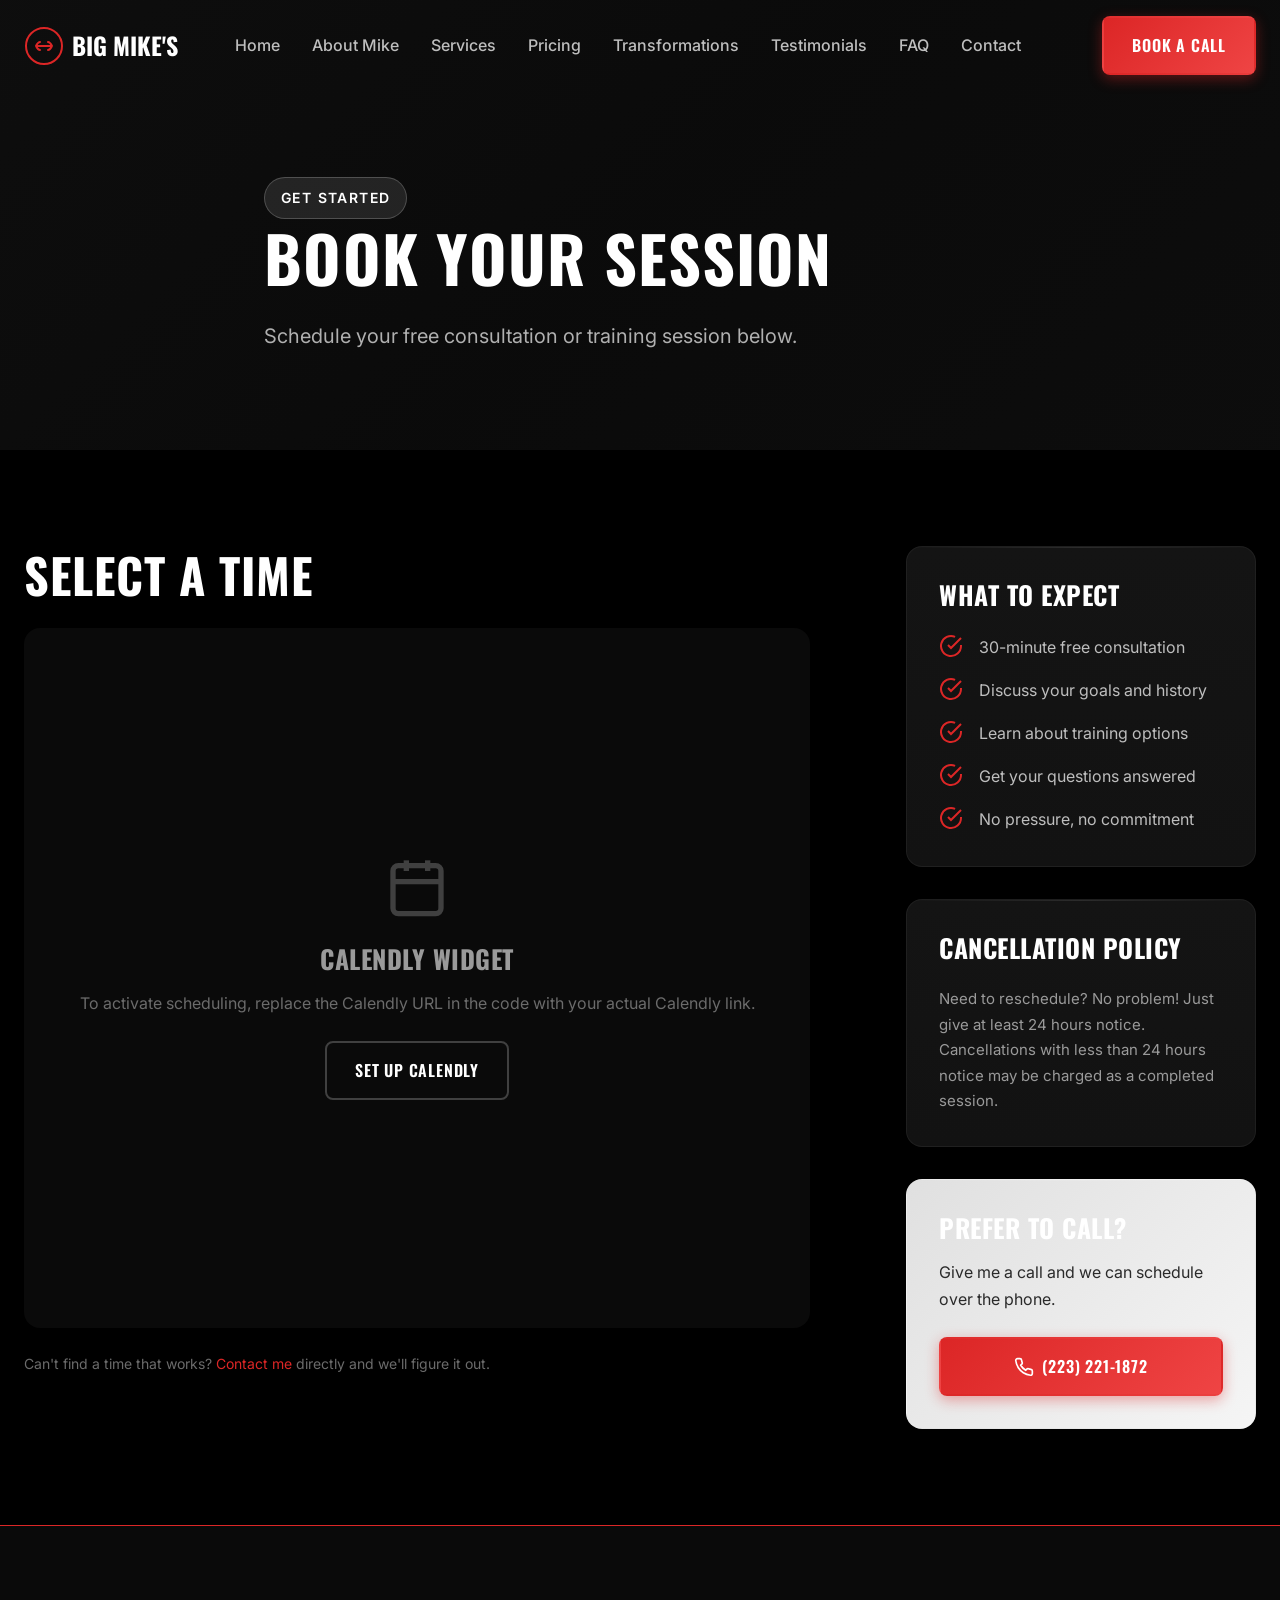
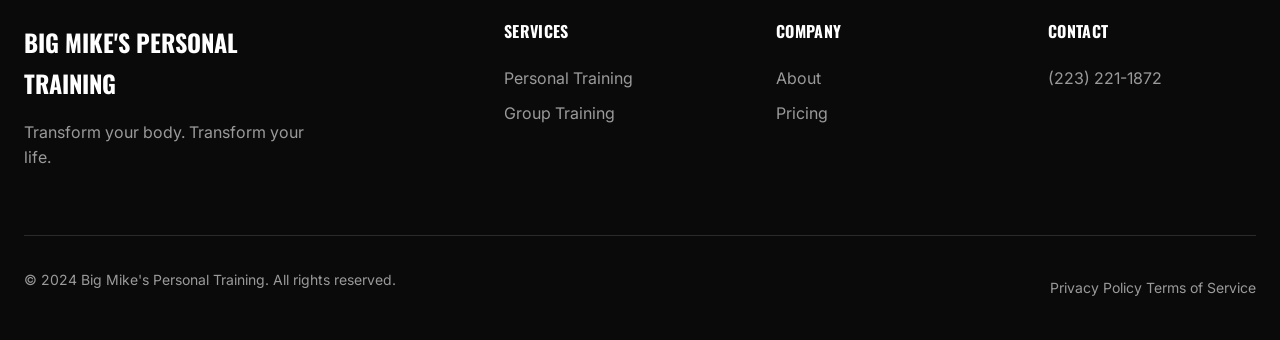
<file: booking.html>
<!DOCTYPE html>
<html lang="en">
<head>
  <meta charset="UTF-8">
  <meta name="viewport" content="width=device-width, initial-scale=1.0">
  <meta name="description" content="Book your personal training session with Big Mike. Schedule your free consultation or training appointment online.">
  <title>Book a Session | Big Mike's Personal Training</title>

  <link rel="preconnect" href="https://fonts.googleapis.com">
  <link rel="preconnect" href="https://fonts.gstatic.com" crossorigin>
  <link href="https://fonts.googleapis.com/css2?family=Inter:wght@400;500;600;700&family=Oswald:wght@400;500;600;700&display=swap" rel="stylesheet">
  <link rel="stylesheet" href="css/main.css">

  <!-- Calendly styles -->
  <link href="https://assets.calendly.com/assets/external/widget.css" rel="stylesheet">
</head>
<body>
  <!-- Header -->
  <header class="header" id="header">
    <nav class="nav container">
      <a href="index.html" class="nav__logo">
        <svg width="40" height="40" viewBox="0 0 40 40" fill="none"><circle cx="20" cy="20" r="18" stroke="currentColor" stroke-width="2"/><path d="M12 20H28M12 20C12 20 14 16 16 16M12 20C12 20 14 24 16 24M28 20C28 20 26 16 24 16M28 20C28 20 26 24 24 24" stroke="currentColor" stroke-width="2" stroke-linecap="round"/></svg>
        Big Mike's
      </a>
      <ul class="nav__menu" id="nav-menu">
        <li><a href="index.html" class="nav__link">Home</a></li>
        <li><a href="about.html" class="nav__link">About Mike</a></li>
        <li><a href="services.html" class="nav__link">Services</a></li>
        <li><a href="pricing.html" class="nav__link">Pricing</a></li>
        <li><a href="transformations.html" class="nav__link">Transformations</a></li>
        <li><a href="testimonials.html" class="nav__link">Testimonials</a></li>
        <li><a href="faq.html" class="nav__link">FAQ</a></li>
        <li><a href="contact.html" class="nav__link">Contact</a></li>
      </ul>
      <a href="booking.html" class="btn btn--primary nav__cta">Book a Call</a>
      <button class="nav__toggle" id="nav-toggle" aria-label="Toggle navigation"><span></span><span></span><span></span></button>
    </nav>
  </header>

  <main id="main">
    <!-- Hero -->
    <section class="hero" style="min-height: 50vh;">
      <div class="hero__overlay"></div>
      <div class="container hero__content">
        <span class="badge badge--dark">Get Started</span>
        <h1 class="hero__title">Book Your Session</h1>
        <p class="hero__description">Schedule your free consultation or training session below.</p>
      </div>
    </section>

    <!-- Booking Section -->
    <section class="section">
      <div class="container">
        <div style="display: grid; grid-template-columns: 1fr 350px; gap: var(--space-4xl);">
          <!-- Calendly Widget -->
          <div>
            <h2 class="mb-lg">Select a Time</h2>

            <!-- Calendly inline widget - Replace with actual Calendly URL -->
            <div class="calendly-inline-widget" data-url="https://calendly.com/bigmike/consultation" style="min-width: 320px; height: 700px; background: var(--bg-light); border-radius: var(--radius-xl); display: flex; align-items: center; justify-content: center;">
              <div class="text-center" style="padding: var(--space-2xl);">
                <svg width="64" height="64" viewBox="0 0 24 24" fill="none" stroke="var(--steel-400)" stroke-width="2" style="margin: 0 auto var(--space-lg);">
                  <rect x="3" y="4" width="18" height="18" rx="2"/>
                  <path d="M16 2v4"/>
                  <path d="M8 2v4"/>
                  <path d="M3 10h18"/>
                </svg>
                <h3 style="color: var(--steel-600); margin-bottom: var(--space-md);">Calendly Widget</h3>
                <p style="color: var(--steel-500); margin-bottom: var(--space-lg);">
                  To activate scheduling, replace the Calendly URL in the code with your actual Calendly link.
                </p>
                <a href="https://calendly.com" target="_blank" class="btn btn--secondary">Set Up Calendly</a>
              </div>
            </div>

            <p style="margin-top: var(--space-lg); color: var(--steel-500); font-size: 0.875rem;">
              Can't find a time that works? <a href="contact.html" style="color: var(--primary-500);">Contact me</a> directly and we'll figure it out.
            </p>
          </div>

          <!-- Sidebar -->
          <aside>
            <div class="card mb-xl">
              <h3 class="mb-lg">What to Expect</h3>
              <ul style="display: flex; flex-direction: column; gap: var(--space-md);">
                <li style="display: flex; gap: var(--space-md);">
                  <svg width="24" height="24" viewBox="0 0 24 24" fill="none" stroke="var(--primary-500)" stroke-width="2" style="flex-shrink: 0;">
                    <path d="M22 11.08V12a10 10 0 1 1-5.93-9.14"/>
                    <polyline points="22,4 12,14.01 9,11.01"/>
                  </svg>
                  <span>30-minute free consultation</span>
                </li>
                <li style="display: flex; gap: var(--space-md);">
                  <svg width="24" height="24" viewBox="0 0 24 24" fill="none" stroke="var(--primary-500)" stroke-width="2" style="flex-shrink: 0;">
                    <path d="M22 11.08V12a10 10 0 1 1-5.93-9.14"/>
                    <polyline points="22,4 12,14.01 9,11.01"/>
                  </svg>
                  <span>Discuss your goals and history</span>
                </li>
                <li style="display: flex; gap: var(--space-md);">
                  <svg width="24" height="24" viewBox="0 0 24 24" fill="none" stroke="var(--primary-500)" stroke-width="2" style="flex-shrink: 0;">
                    <path d="M22 11.08V12a10 10 0 1 1-5.93-9.14"/>
                    <polyline points="22,4 12,14.01 9,11.01"/>
                  </svg>
                  <span>Learn about training options</span>
                </li>
                <li style="display: flex; gap: var(--space-md);">
                  <svg width="24" height="24" viewBox="0 0 24 24" fill="none" stroke="var(--primary-500)" stroke-width="2" style="flex-shrink: 0;">
                    <path d="M22 11.08V12a10 10 0 1 1-5.93-9.14"/>
                    <polyline points="22,4 12,14.01 9,11.01"/>
                  </svg>
                  <span>Get your questions answered</span>
                </li>
                <li style="display: flex; gap: var(--space-md);">
                  <svg width="24" height="24" viewBox="0 0 24 24" fill="none" stroke="var(--primary-500)" stroke-width="2" style="flex-shrink: 0;">
                    <path d="M22 11.08V12a10 10 0 1 1-5.93-9.14"/>
                    <polyline points="22,4 12,14.01 9,11.01"/>
                  </svg>
                  <span>No pressure, no commitment</span>
                </li>
              </ul>
            </div>

            <div class="card mb-xl">
              <h3 class="mb-lg">Cancellation Policy</h3>
              <p style="color: var(--steel-600); font-size: 0.9375rem;">
                Need to reschedule? No problem! Just give at least 24 hours notice. Cancellations with less than 24 hours notice may be charged as a completed session.
              </p>
            </div>

            <div class="card" style="background: linear-gradient(135deg, var(--steel-800), var(--steel-900)); color: #FFFFFF;">
              <h3 class="mb-md" style="color: #FFFFFF;">Prefer to Call?</h3>
              <p style="color: var(--steel-300); margin-bottom: var(--space-lg);">
                Give me a call and we can schedule over the phone.
              </p>
              <a href="tel:+12232211872" class="btn btn--primary btn--block">
                <svg width="20" height="20" viewBox="0 0 24 24" fill="none" stroke="currentColor" stroke-width="2">
                  <path d="M22 16.92v3a2 2 0 0 1-2.18 2 19.79 19.79 0 0 1-8.63-3.07 19.5 19.5 0 0 1-6-6 19.79 19.79 0 0 1-3.07-8.67A2 2 0 0 1 4.11 2h3a2 2 0 0 1 2 1.72c.127.96.361 1.903.7 2.81a2 2 0 0 1-.45 2.11L8.09 9.91a16 16 0 0 0 6 6l1.27-1.27a2 2 0 0 1 2.11-.45c.907.339 1.85.573 2.81.7A2 2 0 0 1 22 16.92z"/>
                </svg>
                (223) 221-1872
              </a>
            </div>
          </aside>
        </div>
      </div>
    </section>
  </main>

  <!-- Footer -->
  <footer class="footer">
    <div class="container">
      <div class="footer__grid">
        <div class="footer__brand">
          <a href="index.html" class="footer__logo">Big Mike's Personal Training</a>
          <p class="footer__tagline">Transform your body. Transform your life.</p>
        </div>
        <div class="footer__column"><h4>Services</h4><ul><li><a href="services.html">Personal Training</a></li><li><a href="services.html">Group Training</a></li></ul></div>
        <div class="footer__column"><h4>Company</h4><ul><li><a href="about.html">About</a></li><li><a href="pricing.html">Pricing</a></li></ul></div>
        <div class="footer__column"><h4>Contact</h4><ul><li><a href="tel:+12232211872">(223) 221-1872</a></li></ul></div>
      </div>
      <div class="footer__bottom">
        <p>&copy; 2024 Big Mike's Personal Training. All rights reserved.</p>
        <nav>
          <a href="privacy.html">Privacy Policy</a>
          <a href="terms.html">Terms of Service</a>
        </nav>
      </div>
    </div>
  </footer>

  <script src="js/navigation.js"></script>
  <script src="js/main.js"></script>
  <!-- Uncomment when you have a real Calendly URL -->
  <!-- <script type="text/javascript" src="https://assets.calendly.com/assets/external/widget.js" async></script> -->
</body>
</html>
</file>
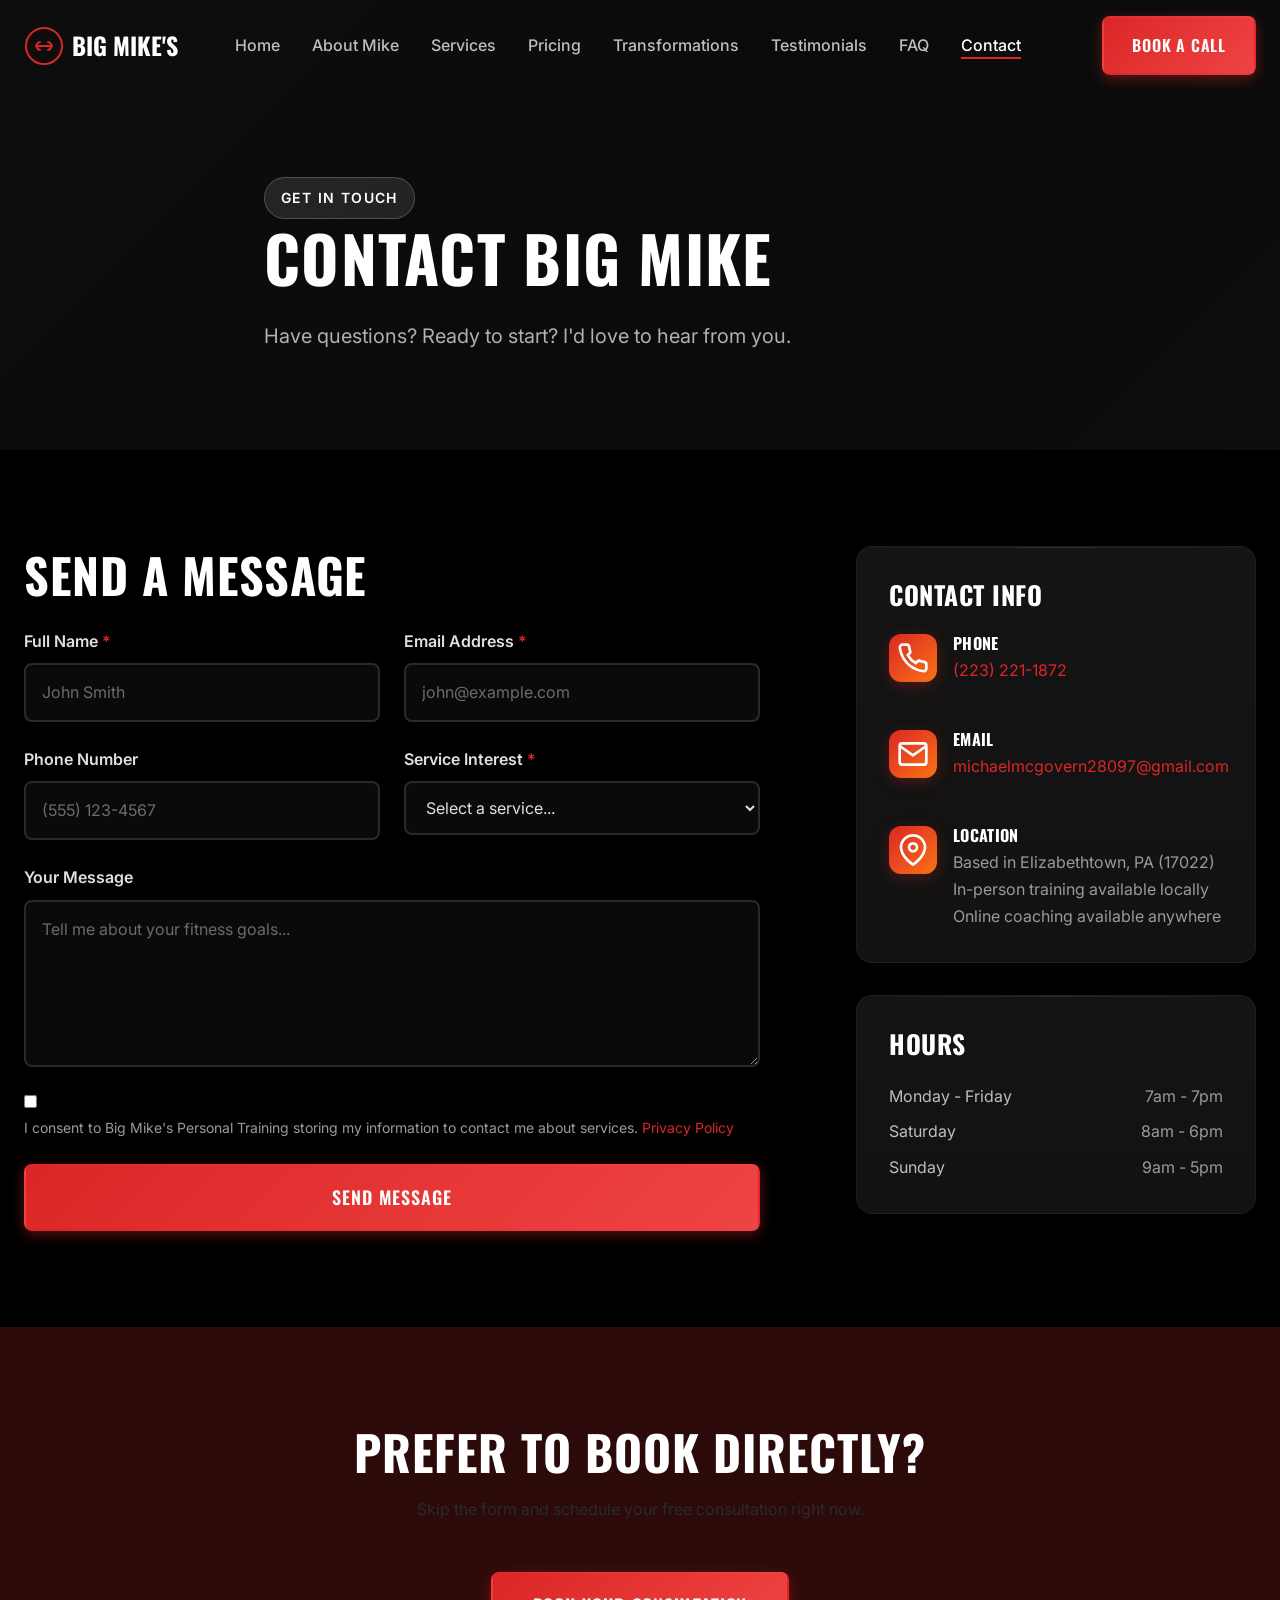
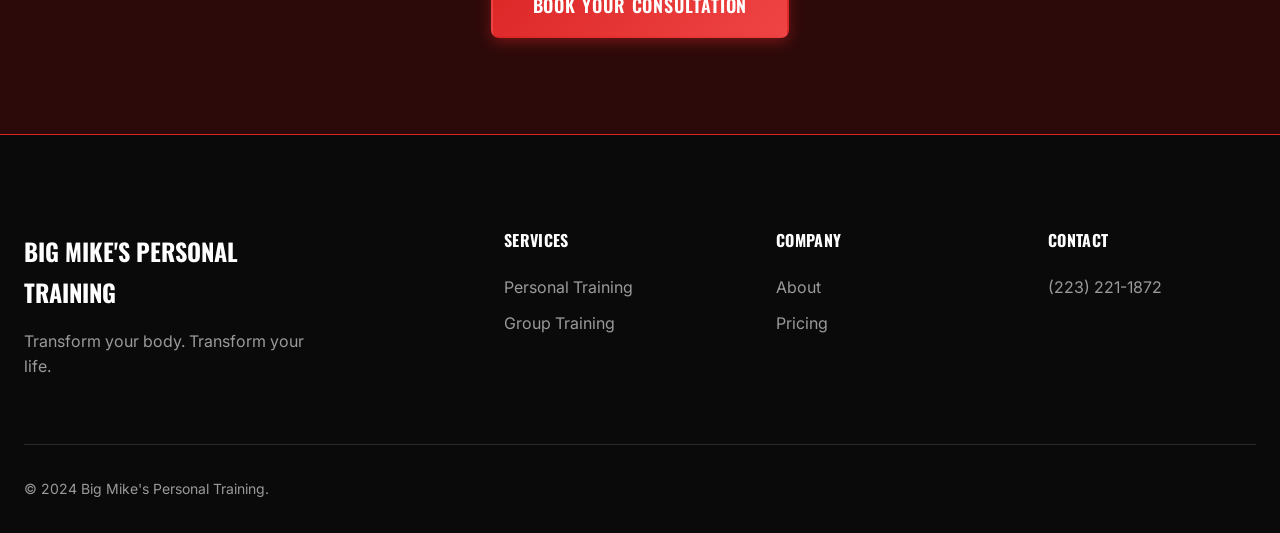
<file: contact.html>
<!DOCTYPE html>
<html lang="en">
<head>
  <meta charset="UTF-8">
  <meta name="viewport" content="width=device-width, initial-scale=1.0">
  <meta name="description" content="Contact Big Mike's Personal Training. Get in touch to start your fitness journey in Elizabethtown, PA.">
  <title>Contact Us | Big Mike's Personal Training</title>

  <link rel="preconnect" href="https://fonts.googleapis.com">
  <link rel="preconnect" href="https://fonts.gstatic.com" crossorigin>
  <link href="https://fonts.googleapis.com/css2?family=Inter:wght@400;500;600;700&family=Oswald:wght@400;500;600;700&display=swap" rel="stylesheet">
  <link rel="stylesheet" href="css/main.css">
</head>
<body>
  <!-- Header -->
  <header class="header" id="header">
    <nav class="nav container">
      <a href="index.html" class="nav__logo">
        <svg width="40" height="40" viewBox="0 0 40 40" fill="none"><circle cx="20" cy="20" r="18" stroke="currentColor" stroke-width="2"/><path d="M12 20H28M12 20C12 20 14 16 16 16M12 20C12 20 14 24 16 24M28 20C28 20 26 16 24 16M28 20C28 20 26 24 24 24" stroke="currentColor" stroke-width="2" stroke-linecap="round"/></svg>
        Big Mike's
      </a>
      <ul class="nav__menu" id="nav-menu">
        <li><a href="index.html" class="nav__link">Home</a></li>
        <li><a href="about.html" class="nav__link">About Mike</a></li>
        <li><a href="services.html" class="nav__link">Services</a></li>
        <li><a href="pricing.html" class="nav__link">Pricing</a></li>
        <li><a href="transformations.html" class="nav__link">Transformations</a></li>
        <li><a href="testimonials.html" class="nav__link">Testimonials</a></li>
        <li><a href="faq.html" class="nav__link">FAQ</a></li>
        <li><a href="contact.html" class="nav__link nav__link--active">Contact</a></li>
      </ul>
      <a href="booking.html" class="btn btn--primary nav__cta">Book a Call</a>
      <button class="nav__toggle" id="nav-toggle" aria-label="Toggle navigation"><span></span><span></span><span></span></button>
    </nav>
  </header>

  <main id="main">
    <!-- Hero -->
    <section class="hero" style="min-height: 50vh;">
      <div class="hero__overlay"></div>
      <div class="container hero__content">
        <span class="badge badge--dark">Get in Touch</span>
        <h1 class="hero__title">Contact Big Mike</h1>
        <p class="hero__description">Have questions? Ready to start? I'd love to hear from you.</p>
      </div>
    </section>

    <!-- Contact Section -->
    <section class="section">
      <div class="container">
        <div style="display: grid; grid-template-columns: 1fr 400px; gap: var(--space-4xl);">
          <!-- Contact Form -->
          <div>
            <h2 class="mb-lg">Send a Message</h2>

            <form id="contact-form" action="https://formspree.io/f/xeeoproo" method="POST" class="contact-form">
              <div style="display: grid; grid-template-columns: 1fr 1fr; gap: var(--space-lg);">
                <div class="form-group">
                  <label for="name" class="form-label">Full Name <span class="required">*</span></label>
                  <input type="text" id="name" name="name" class="form-input" required placeholder="John Smith">
                </div>

                <div class="form-group">
                  <label for="email" class="form-label">Email Address <span class="required">*</span></label>
                  <input type="email" id="email" name="email" class="form-input" required placeholder="john@example.com">
                </div>
              </div>

              <div style="display: grid; grid-template-columns: 1fr 1fr; gap: var(--space-lg);">
                <div class="form-group">
                  <label for="phone" class="form-label">Phone Number</label>
                  <input type="tel" id="phone" name="phone" class="form-input" placeholder="(555) 123-4567">
                </div>

                <div class="form-group">
                  <label for="service" class="form-label">Service Interest <span class="required">*</span></label>
                  <select id="service" name="service" class="form-select" required>
                    <option value="">Select a service...</option>
                    <option value="personal-training">Personal Training</option>
                    <option value="group-training">Group Training</option>
                    <option value="online-coaching">Online Coaching</option>
                    <option value="nutrition">Nutrition Planning</option>
                    <option value="other">Other / General Inquiry</option>
                  </select>
                </div>
              </div>

              <div class="form-group">
                <label for="message" class="form-label">Your Message</label>
                <textarea id="message" name="message" class="form-textarea" rows="5" placeholder="Tell me about your fitness goals..."></textarea>
              </div>

              <div class="form-group" style="display: flex; align-items: flex-start; gap: var(--space-sm);">
                <input type="checkbox" id="consent" name="consent" required style="margin-top: 4px;">
                <label for="consent" style="font-size: 0.875rem; color: var(--steel-600);">
                  I consent to Big Mike's Personal Training storing my information to contact me about services. <a href="privacy.html" style="color: var(--primary-500);">Privacy Policy</a>
                </label>
              </div>

              <button type="submit" class="btn btn--primary btn--lg">
                <span class="btn__text">Send Message</span>
                <span class="btn__loading" hidden>Sending...</span>
              </button>
            </form>

            <div id="form-success" class="card" style="text-align: center; margin-top: var(--space-xl);" hidden>
              <svg width="64" height="64" viewBox="0 0 24 24" fill="none" stroke="var(--success-500)" stroke-width="2" style="margin: 0 auto var(--space-lg);">
                <path d="M22 11.08V12a10 10 0 1 1-5.93-9.14"/>
                <polyline points="22,4 12,14.01 9,11.01"/>
              </svg>
              <h3>Thank You!</h3>
              <p>I've received your message and will get back to you within 24 hours.</p>
            </div>
          </div>

          <!-- Contact Info Sidebar -->
          <aside>
            <div class="card mb-xl">
              <h3 class="mb-lg">Contact Info</h3>

              <div style="display: flex; flex-direction: column; gap: var(--space-lg);">
                <div style="display: flex; gap: var(--space-md);">
                  <div class="card__icon" style="width: 48px; height: 48px; flex-shrink: 0;">
                    <svg width="24" height="24" viewBox="0 0 24 24" fill="none" stroke="currentColor" stroke-width="2">
                      <path d="M22 16.92v3a2 2 0 0 1-2.18 2 19.79 19.79 0 0 1-8.63-3.07 19.5 19.5 0 0 1-6-6 19.79 19.79 0 0 1-3.07-8.67A2 2 0 0 1 4.11 2h3a2 2 0 0 1 2 1.72c.127.96.361 1.903.7 2.81a2 2 0 0 1-.45 2.11L8.09 9.91a16 16 0 0 0 6 6l1.27-1.27a2 2 0 0 1 2.11-.45c.907.339 1.85.573 2.81.7A2 2 0 0 1 22 16.92z"/>
                    </svg>
                  </div>
                  <div>
                    <h4 style="font-size: 1rem; margin-bottom: 4px;">Phone</h4>
                    <a href="tel:+12232211872" style="color: var(--primary-500);">(223) 221-1872</a>
                  </div>
                </div>

                <div style="display: flex; gap: var(--space-md);">
                  <div class="card__icon" style="width: 48px; height: 48px; flex-shrink: 0;">
                    <svg width="24" height="24" viewBox="0 0 24 24" fill="none" stroke="currentColor" stroke-width="2">
                      <path d="M4 4h16c1.1 0 2 .9 2 2v12c0 1.1-.9 2-2 2H4c-1.1 0-2-.9-2-2V6c0-1.1.9-2 2-2z"/>
                      <polyline points="22,6 12,13 2,6"/>
                    </svg>
                  </div>
                  <div>
                    <h4 style="font-size: 1rem; margin-bottom: 4px;">Email</h4>
                    <a href="mailto:michaelmcgovern28097@gmail.com" style="color: var(--primary-500);">michaelmcgovern28097@gmail.com</a>
                  </div>
                </div>

                <div style="display: flex; gap: var(--space-md);">
                  <div class="card__icon" style="width: 48px; height: 48px; flex-shrink: 0;">
                    <svg width="24" height="24" viewBox="0 0 24 24" fill="none" stroke="currentColor" stroke-width="2">
                      <path d="M21 10c0 7-9 13-9 13s-9-6-9-13a9 9 0 0 1 18 0z"/>
                      <circle cx="12" cy="10" r="3"/>
                    </svg>
                  </div>
                  <div>
                    <h4 style="font-size: 1rem; margin-bottom: 4px;">Location</h4>
                    <p style="color: var(--steel-600);">Based in Elizabethtown, PA (17022)<br>In-person training available locally<br>Online coaching available anywhere</p>
                  </div>
                </div>
              </div>
            </div>

            <div class="card">
              <h3 class="mb-lg">Hours</h3>
              <ul style="display: flex; flex-direction: column; gap: var(--space-sm);">
                <li style="display: flex; justify-content: space-between;">
                  <span>Monday - Friday</span>
                  <span style="color: var(--steel-600);">7am - 7pm</span>
                </li>
                <li style="display: flex; justify-content: space-between;">
                  <span>Saturday</span>
                  <span style="color: var(--steel-600);">8am - 6pm</span>
                </li>
                <li style="display: flex; justify-content: space-between;">
                  <span>Sunday</span>
                  <span style="color: var(--steel-600);">9am - 5pm</span>
                </li>
              </ul>
            </div>
          </aside>
        </div>
      </div>
    </section>

    <!-- CTA -->
    <section class="section section--dark">
      <div class="container text-center">
        <h2 style="margin-bottom: var(--space-md);">Prefer to Book Directly?</h2>
        <p style="color: var(--steel-300); max-width: 600px; margin: 0 auto var(--space-2xl);">Skip the form and schedule your free consultation right now.</p>
        <a href="booking.html" class="btn btn--primary btn--lg">Book Your Consultation</a>
      </div>
    </section>
  </main>

  <!-- Footer -->
  <footer class="footer">
    <div class="container">
      <div class="footer__grid">
        <div class="footer__brand">
          <a href="index.html" class="footer__logo">Big Mike's Personal Training</a>
          <p class="footer__tagline">Transform your body. Transform your life.</p>
        </div>
        <div class="footer__column"><h4>Services</h4><ul><li><a href="services.html">Personal Training</a></li><li><a href="services.html">Group Training</a></li></ul></div>
        <div class="footer__column"><h4>Company</h4><ul><li><a href="about.html">About</a></li><li><a href="pricing.html">Pricing</a></li></ul></div>
        <div class="footer__column"><h4>Contact</h4><ul><li><a href="tel:+12232211872">(223) 221-1872</a></li></ul></div>
      </div>
      <div class="footer__bottom"><p>&copy; 2024 Big Mike's Personal Training.</p></div>
    </div>
  </footer>

  <script src="js/navigation.js"></script>
  <script src="js/forms.js"></script>
  <script src="js/main.js"></script>
</body>
</html>
</file>
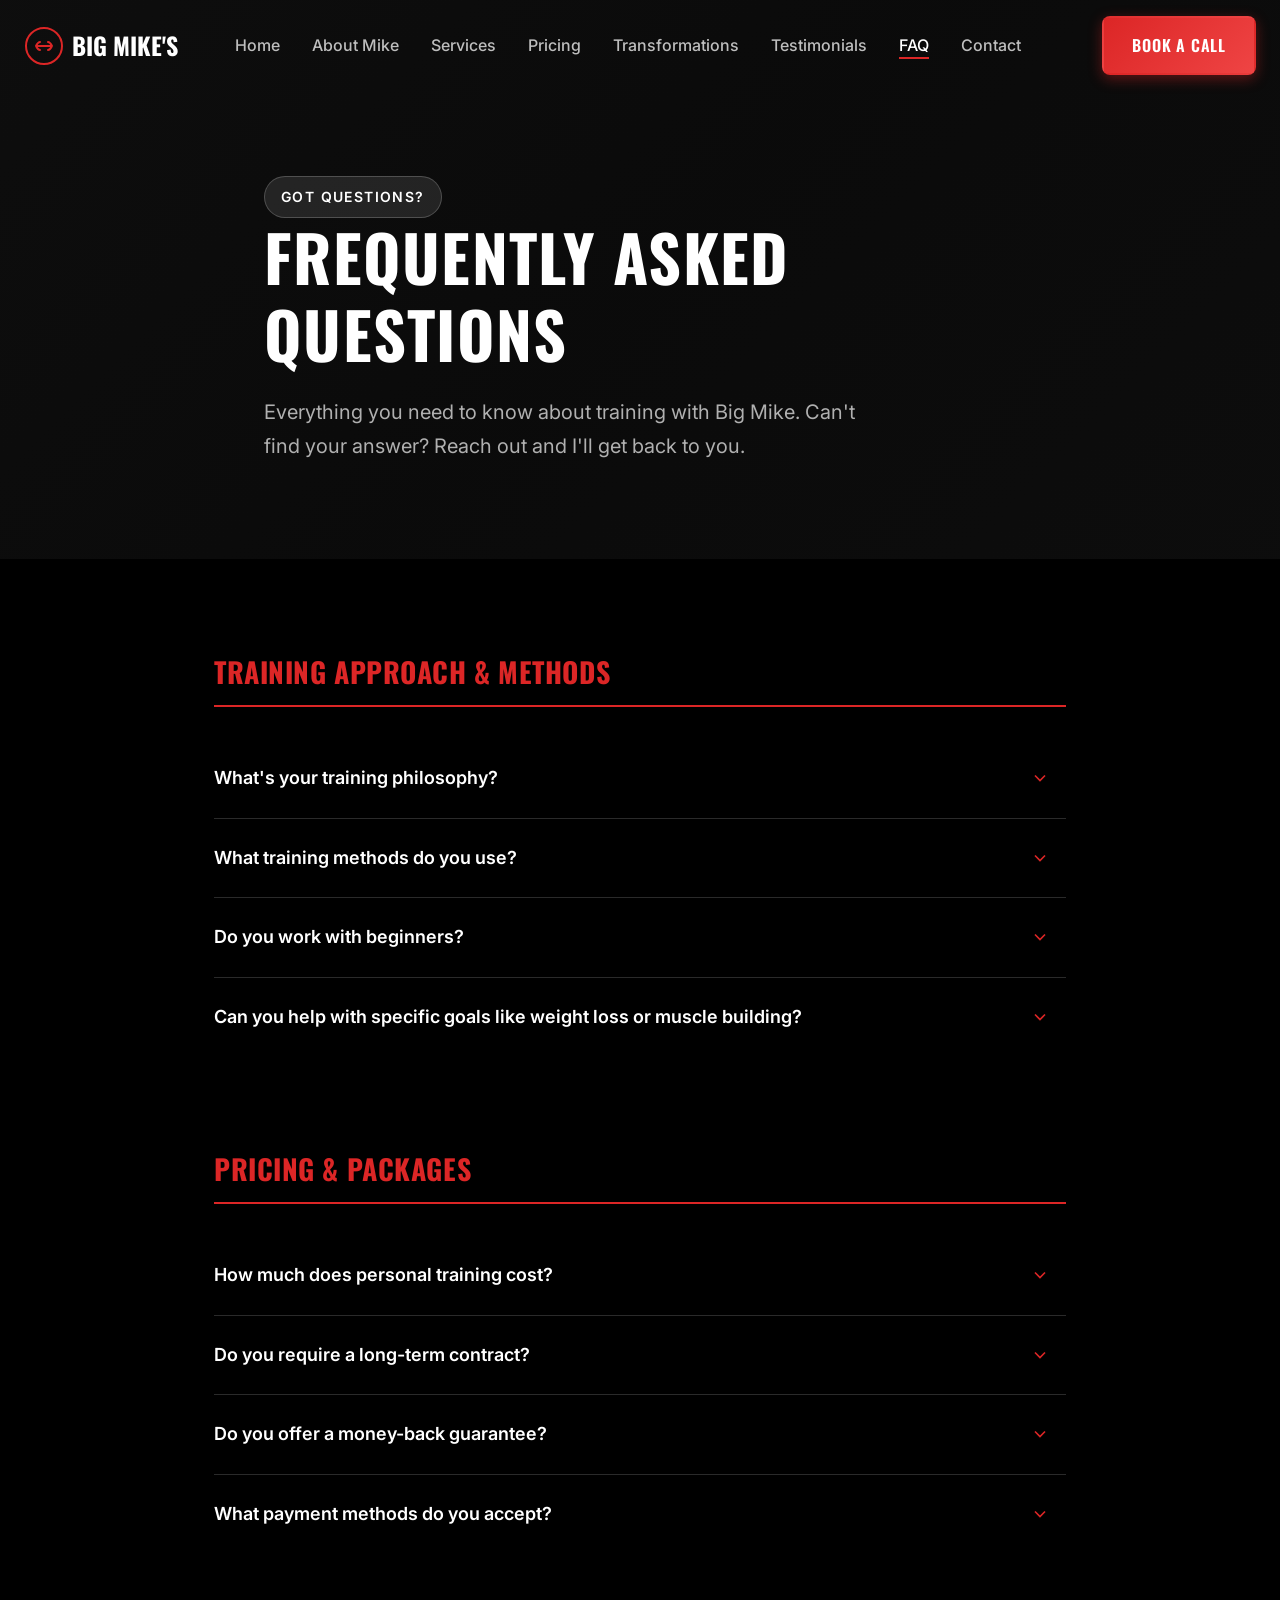
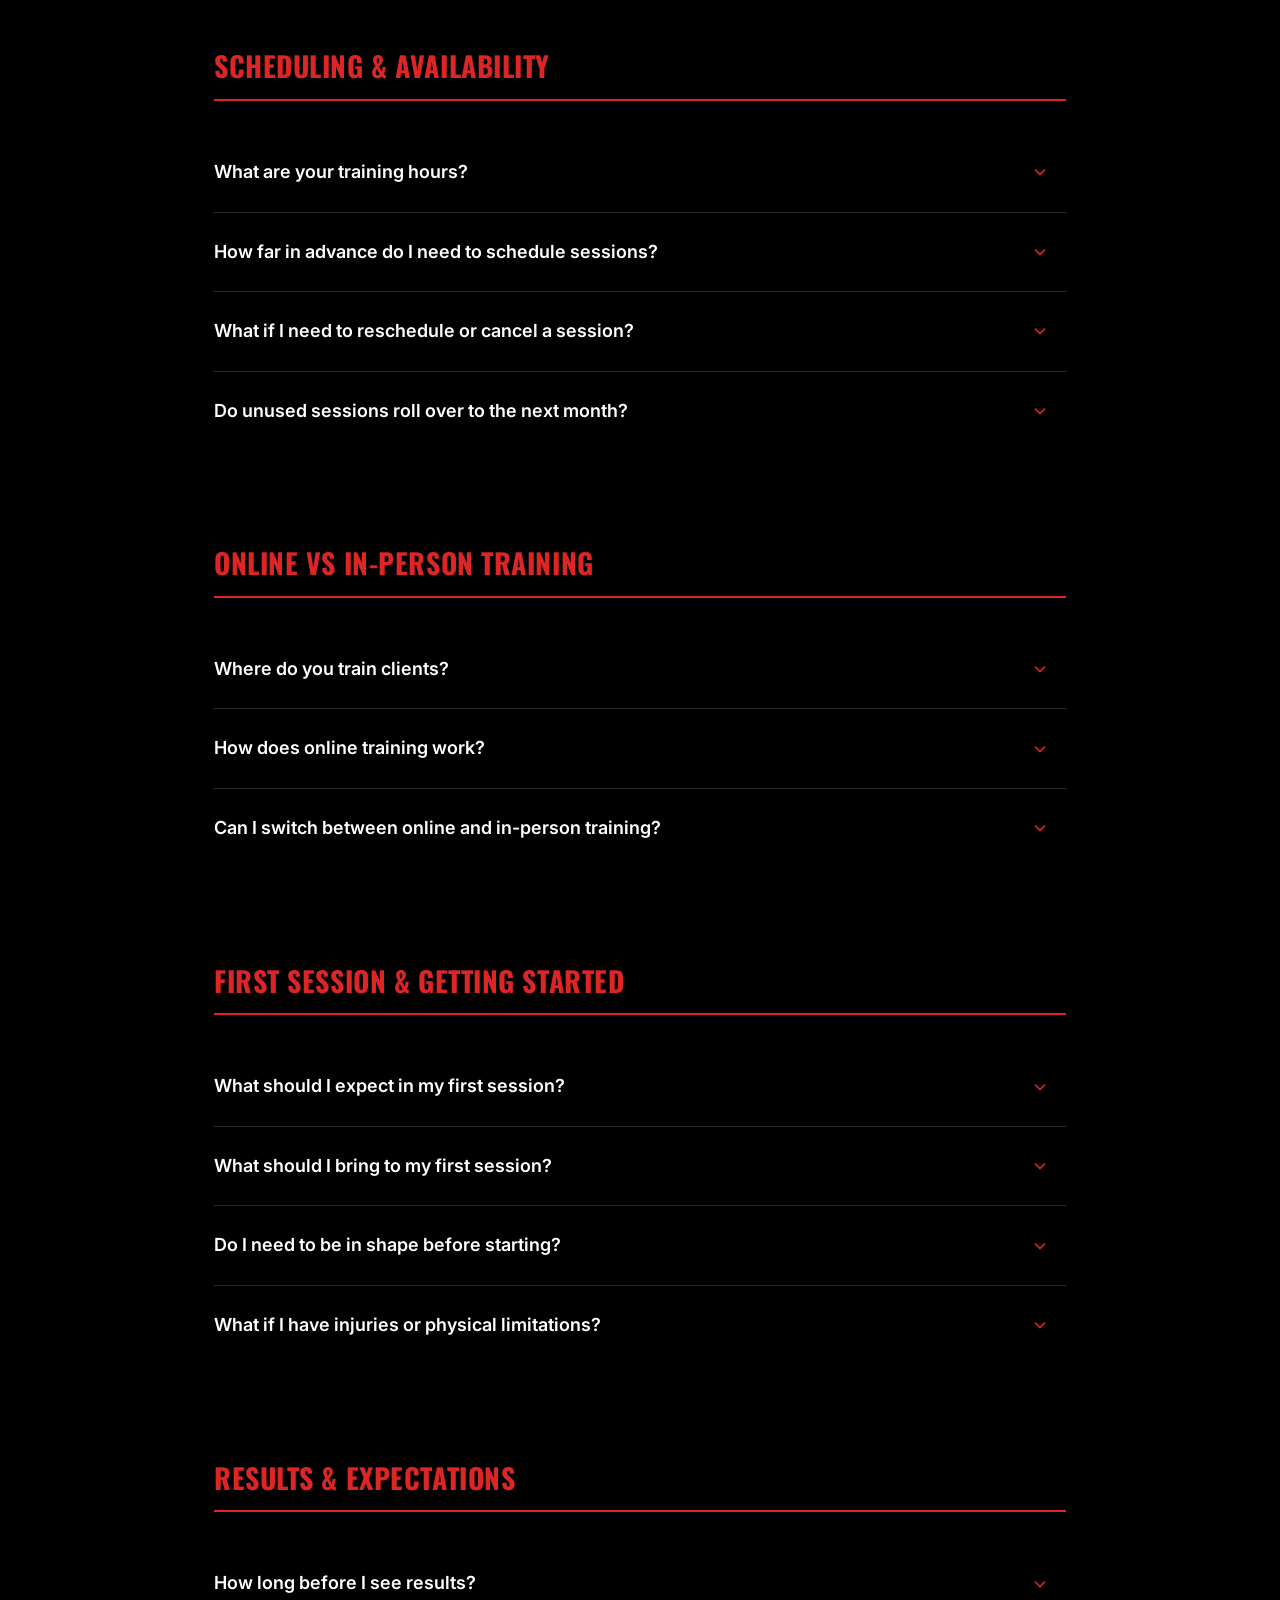
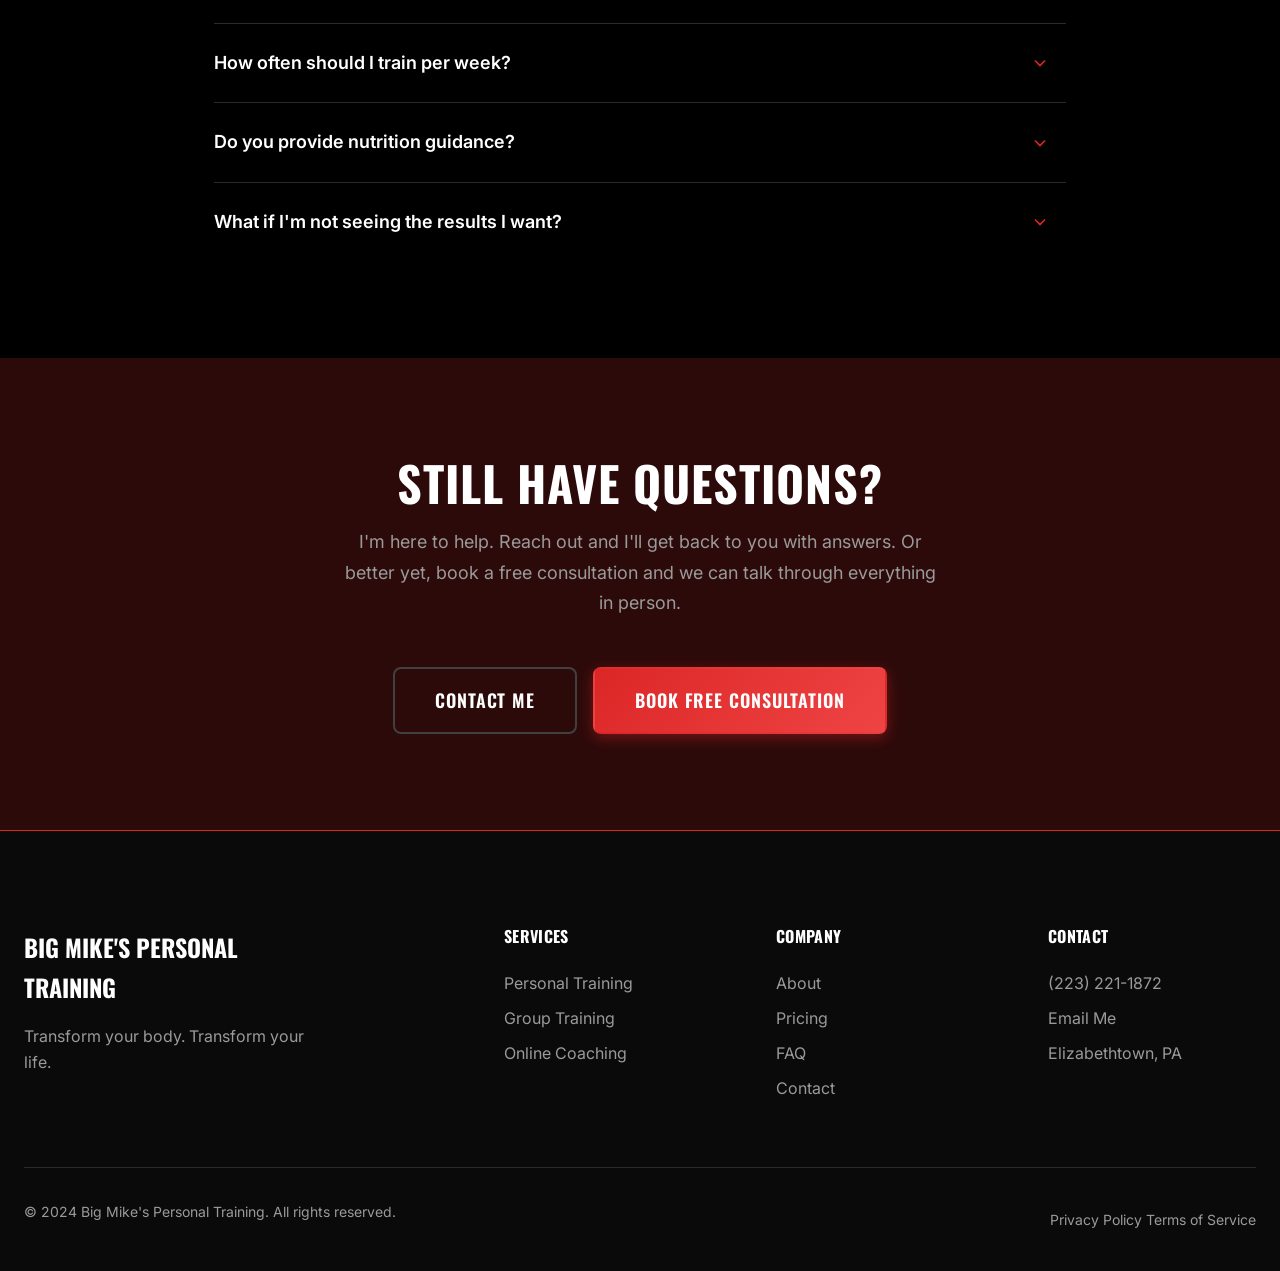
<file: faq.html>
<!DOCTYPE html>
<html lang="en">
<head>
  <meta charset="UTF-8">
  <meta name="viewport" content="width=device-width, initial-scale=1.0">
  <meta name="description" content="Frequently asked questions about Big Mike's Personal Training. Learn about training methods, pricing, scheduling, and what to expect.">
  <title>FAQ - Frequently Asked Questions | Big Mike's Personal Training</title>

  <link rel="preconnect" href="https://fonts.googleapis.com">
  <link rel="preconnect" href="https://fonts.gstatic.com" crossorigin>
  <link href="https://fonts.googleapis.com/css2?family=Inter:wght@400;500;600;700&family=Oswald:wght@400;500;600;700&display=swap" rel="stylesheet">
  <link rel="stylesheet" href="css/main.css">

  <style>
    .faq-item {
      border-bottom: 1px solid #2A2A2A;
      padding: var(--space-lg) 0;
    }

    .faq-item:last-child {
      border-bottom: none;
    }

    .faq-item summary {
      cursor: pointer;
      font-weight: 600;
      font-size: 1.125rem;
      list-style: none;
      display: flex;
      justify-content: space-between;
      align-items: center;
      color: #FFFFFF;
      transition: color var(--transition-fast);
      padding-right: var(--space-md);
    }

    .faq-item summary::-webkit-details-marker {
      display: none;
    }

    .faq-item summary:hover {
      color: var(--primary-500);
    }

    .faq-item summary svg {
      flex-shrink: 0;
      transition: transform var(--transition-base);
      color: var(--primary-500);
    }

    .faq-item[open] summary svg {
      transform: rotate(180deg);
    }

    .faq-item__answer {
      margin-top: var(--space-md);
      color: #9A9A9A;
      line-height: 1.8;
      padding-left: var(--space-sm);
    }

    .faq-item__answer p {
      margin-bottom: var(--space-md);
    }

    .faq-item__answer p:last-child {
      margin-bottom: 0;
    }

    .faq-category {
      margin-bottom: var(--space-4xl);
    }

    .faq-category:last-child {
      margin-bottom: 0;
    }

    .faq-category__title {
      font-size: 1.75rem;
      color: var(--primary-500);
      margin-bottom: var(--space-xl);
      padding-bottom: var(--space-md);
      border-bottom: 2px solid var(--primary-500);
      text-transform: uppercase;
    }
  </style>
</head>
<body>
  <!-- Skip to Content -->
  <a href="#main" class="sr-only sr-only--focusable">Skip to main content</a>

  <!-- Header -->
  <header class="header" id="header">
    <nav class="nav container">
      <a href="index.html" class="nav__logo">
        <svg width="40" height="40" viewBox="0 0 40 40" fill="none"><circle cx="20" cy="20" r="18" stroke="currentColor" stroke-width="2"/><path d="M12 20H28M12 20C12 20 14 16 16 16M12 20C12 20 14 24 16 24M28 20C28 20 26 16 24 16M28 20C28 20 26 24 24 24" stroke="currentColor" stroke-width="2" stroke-linecap="round"/></svg>
        Big Mike's
      </a>
      <ul class="nav__menu" id="nav-menu">
        <li><a href="index.html" class="nav__link">Home</a></li>
        <li><a href="about.html" class="nav__link">About Mike</a></li>
        <li><a href="services.html" class="nav__link">Services</a></li>
        <li><a href="pricing.html" class="nav__link">Pricing</a></li>
        <li><a href="transformations.html" class="nav__link">Transformations</a></li>
        <li><a href="testimonials.html" class="nav__link">Testimonials</a></li>
        <li><a href="faq.html" class="nav__link nav__link--active">FAQ</a></li>
        <li><a href="contact.html" class="nav__link">Contact</a></li>
      </ul>
      <a href="booking.html" class="btn btn--primary nav__cta">Book a Call</a>
      <button class="nav__toggle" id="nav-toggle" aria-label="Toggle navigation"><span></span><span></span><span></span></button>
    </nav>
  </header>

  <main id="main">
    <!-- Hero -->
    <section class="hero" style="min-height: 60vh;">
      <div class="hero__overlay"></div>
      <div class="container hero__content">
        <span class="badge badge--dark">Got Questions?</span>
        <h1 class="hero__title">Frequently Asked Questions</h1>
        <p class="hero__description">Everything you need to know about training with Big Mike. Can't find your answer? Reach out and I'll get back to you.</p>
      </div>
    </section>

    <!-- FAQ Section -->
    <section class="section">
      <div class="container" style="max-width: 900px;">

        <!-- Training Approach & Methods -->
        <div class="faq-category">
          <h2 class="faq-category__title">Training Approach & Methods</h2>

          <details class="faq-item">
            <summary>
              What's your training philosophy?
              <svg width="20" height="20" viewBox="0 0 24 24" fill="none" stroke="currentColor" stroke-width="2"><polyline points="6,9 12,15 18,9"/></svg>
            </summary>
            <div class="faq-item__answer">
              <p>I believe in building sustainable habits that fit your real life. No cookie-cutter programs or unrealistic expectations. We'll focus on progressive strength training, functional movements, and creating a routine you can actually stick with long-term.</p>
              <p>My approach is honest and straightforward - I'm here to help you get stronger and feel better, not sell you on quick fixes that don't work.</p>
            </div>
          </details>

          <details class="faq-item">
            <summary>
              What training methods do you use?
              <svg width="20" height="20" viewBox="0 0 24 24" fill="none" stroke="currentColor" stroke-width="2"><polyline points="6,9 12,15 18,9"/></svg>
            </summary>
            <div class="faq-item__answer">
              <p>I focus on compound movements and progressive overload - the fundamentals that actually work. We'll incorporate strength training, conditioning work, and mobility exercises based on your specific goals.</p>
              <p>Everything is tailored to your fitness level, available equipment, and what your body responds to best. I stay current with training methods and apply what's proven to work.</p>
            </div>
          </details>

          <details class="faq-item">
            <summary>
              Do you work with beginners?
              <svg width="20" height="20" viewBox="0 0 24 24" fill="none" stroke="currentColor" stroke-width="2"><polyline points="6,9 12,15 18,9"/></svg>
            </summary>
            <div class="faq-item__answer">
              <p>Absolutely! I love working with beginners. We'll start with the basics, build proper form, and progress at a pace that feels challenging but achievable. No judgment, no intimidation - just solid coaching to help you build confidence and strength.</p>
            </div>
          </details>

          <details class="faq-item">
            <summary>
              Can you help with specific goals like weight loss or muscle building?
              <svg width="20" height="20" viewBox="0 0 24 24" fill="none" stroke="currentColor" stroke-width="2"><polyline points="6,9 12,15 18,9"/></svg>
            </summary>
            <div class="faq-item__answer">
              <p>Yes! Whether you want to lose fat, build muscle, get stronger, or improve athletic performance, we'll create a program designed around your specific goals. I'll also provide nutrition guidance to support your training.</p>
            </div>
          </details>
        </div>

        <!-- Pricing & Packages -->
        <div class="faq-category">
          <h2 class="faq-category__title">Pricing & Packages</h2>

          <details class="faq-item">
            <summary>
              How much does personal training cost?
              <svg width="20" height="20" viewBox="0 0 24 24" fill="none" stroke="currentColor" stroke-width="2"><polyline points="6,9 12,15 18,9"/></svg>
            </summary>
            <div class="faq-item__answer">
              <p>I offer three main packages:</p>
              <p><strong>Starter Package:</strong> $199/month - 4 sessions, custom workout plan, email support</p>
              <p><strong>Transformation Package:</strong> $349/month - 12 sessions, nutrition plan, weekly check-ins, 24/7 messaging support (Most Popular)</p>
              <p><strong>Elite Package:</strong> $499/month - Unlimited sessions, premium nutrition coaching, daily check-ins, priority scheduling</p>
              <p>I also offer single sessions at $75, group training at $25/session, and online coaching at $149/month. Check out the <a href="pricing.html" style="color: var(--primary-500); text-decoration: underline;">pricing page</a> for full details.</p>
            </div>
          </details>

          <details class="faq-item">
            <summary>
              Do you require a long-term contract?
              <svg width="20" height="20" viewBox="0 0 24 24" fill="none" stroke="currentColor" stroke-width="2"><polyline points="6,9 12,15 18,9"/></svg>
            </summary>
            <div class="faq-item__answer">
              <p>No contracts! All packages are month-to-month. You can cancel anytime with 7 days notice. I believe in earning your business every month through great results and service, not locking you into a contract.</p>
            </div>
          </details>

          <details class="faq-item">
            <summary>
              Do you offer a money-back guarantee?
              <svg width="20" height="20" viewBox="0 0 24 24" fill="none" stroke="currentColor" stroke-width="2"><polyline points="6,9 12,15 18,9"/></svg>
            </summary>
            <div class="faq-item__answer">
              <p>Yes! If you're not satisfied with your first session, I'll give you a full refund. I'm that confident you'll love training with me and see the value in what we do together.</p>
            </div>
          </details>

          <details class="faq-item">
            <summary>
              What payment methods do you accept?
              <svg width="20" height="20" viewBox="0 0 24 24" fill="none" stroke="currentColor" stroke-width="2"><polyline points="6,9 12,15 18,9"/></svg>
            </summary>
            <div class="faq-item__answer">
              <p>I accept credit cards, debit cards, Venmo, and PayPal. Monthly packages are billed automatically on the same day each month for your convenience.</p>
            </div>
          </details>
        </div>

        <!-- Scheduling & Availability -->
        <div class="faq-category">
          <h2 class="faq-category__title">Scheduling & Availability</h2>

          <details class="faq-item">
            <summary>
              What are your training hours?
              <svg width="20" height="20" viewBox="0 0 24 24" fill="none" stroke="currentColor" stroke-width="2"><polyline points="6,9 12,15 18,9"/></svg>
            </summary>
            <div class="faq-item__answer">
              <p>I'm available Monday through Friday from 7:00 AM to 7:00 PM, Saturdays from 8:00 AM to 6:00 PM, and Sundays from 9:00 AM to 5:00 PM. I'm flexible and can work around your schedule to find times that work best for you. Early morning and evening slots are popular, so book ahead to secure your preferred times.</p>
            </div>
          </details>

          <details class="faq-item">
            <summary>
              How far in advance do I need to schedule sessions?
              <svg width="20" height="20" viewBox="0 0 24 24" fill="none" stroke="currentColor" stroke-width="2"><polyline points="6,9 12,15 18,9"/></svg>
            </summary>
            <div class="faq-item__answer">
              <p>I recommend booking at least a week in advance to get your preferred time slots. That said, I'll do my best to accommodate last-minute requests when my schedule allows.</p>
            </div>
          </details>

          <details class="faq-item">
            <summary>
              What if I need to reschedule or cancel a session?
              <svg width="20" height="20" viewBox="0 0 24 24" fill="none" stroke="currentColor" stroke-width="2"><polyline points="6,9 12,15 18,9"/></svg>
            </summary>
            <div class="faq-item__answer">
              <p>Life happens! You can reschedule sessions with 24 hours notice at no charge. Sessions cancelled with less than 24 hours notice will be counted as completed. This policy helps me manage my schedule and serve all my clients fairly.</p>
            </div>
          </details>

          <details class="faq-item">
            <summary>
              Do unused sessions roll over to the next month?
              <svg width="20" height="20" viewBox="0 0 24 24" fill="none" stroke="currentColor" stroke-width="2"><polyline points="6,9 12,15 18,9"/></svg>
            </summary>
            <div class="faq-item__answer">
              <p>Sessions expire at the end of each month, so I encourage you to use them! Consistency is key to seeing results. If you know you'll need to miss sessions due to vacation or other commitments, let me know in advance and we can work something out.</p>
            </div>
          </details>
        </div>

        <!-- Online vs In-Person Training -->
        <div class="faq-category">
          <h2 class="faq-category__title">Online vs In-Person Training</h2>

          <details class="faq-item">
            <summary>
              Where do you train clients?
              <svg width="20" height="20" viewBox="0 0 24 24" fill="none" stroke="currentColor" stroke-width="2"><polyline points="6,9 12,15 18,9"/></svg>
            </summary>
            <div class="faq-item__answer">
              <p>I'm based in Elizabethtown, PA and train clients at local gyms and private facilities. I can also come to your home gym if you have the necessary equipment. Online coaching is available for clients anywhere.</p>
            </div>
          </details>

          <details class="faq-item">
            <summary>
              How does online training work?
              <svg width="20" height="20" viewBox="0 0 24 24" fill="none" stroke="currentColor" stroke-width="2"><polyline points="6,9 12,15 18,9"/></svg>
            </summary>
            <div class="faq-item__answer">
              <p>Online coaching includes custom workout programs delivered through an app, weekly video check-ins where we review your form and progress, and ongoing messaging support. You'll record your workouts and send me videos, and I'll provide feedback and adjustments as needed.</p>
              <p>It's perfect for people who travel frequently, have unpredictable schedules, or simply prefer training on their own time with expert guidance.</p>
            </div>
          </details>

          <details class="faq-item">
            <summary>
              Can I switch between online and in-person training?
              <svg width="20" height="20" viewBox="0 0 24 24" fill="none" stroke="currentColor" stroke-width="2"><polyline points="6,9 12,15 18,9"/></svg>
            </summary>
            <div class="faq-item__answer">
              <p>Absolutely! Many of my clients do a hybrid approach - in-person sessions a couple times a month with online coaching in between. We can customize a plan that works for your schedule and budget.</p>
            </div>
          </details>
        </div>

        <!-- First Session & Getting Started -->
        <div class="faq-category">
          <h2 class="faq-category__title">First Session & Getting Started</h2>

          <details class="faq-item">
            <summary>
              What should I expect in my first session?
              <svg width="20" height="20" viewBox="0 0 24 24" fill="none" stroke="currentColor" stroke-width="2"><polyline points="6,9 12,15 18,9"/></svg>
            </summary>
            <div class="faq-item__answer">
              <p>Your first session starts with a fitness assessment where we'll discuss your goals, health history, current fitness level, and any injuries or limitations. Then we'll do a movement assessment to see how your body moves and identify areas to work on.</p>
              <p>After that, we'll dive into a workout so you can experience my training style. I'll teach you proper form on key exercises and we'll establish a baseline for your strength and conditioning.</p>
            </div>
          </details>

          <details class="faq-item">
            <summary>
              What should I bring to my first session?
              <svg width="20" height="20" viewBox="0 0 24 24" fill="none" stroke="currentColor" stroke-width="2"><polyline points="6,9 12,15 18,9"/></svg>
            </summary>
            <div class="faq-item__answer">
              <p>Wear comfortable athletic clothes and proper training shoes. Bring a water bottle and a towel. If you have any medical conditions or take medications that affect exercise, please bring that information to discuss.</p>
            </div>
          </details>

          <details class="faq-item">
            <summary>
              Do I need to be in shape before starting?
              <svg width="20" height="20" viewBox="0 0 24 24" fill="none" stroke="currentColor" stroke-width="2"><polyline points="6,9 12,15 18,9"/></svg>
            </summary>
            <div class="faq-item__answer">
              <p>Not at all! You're hiring me to help you GET in shape. I'll meet you wherever you are and build a program that's appropriate for your current fitness level. That's the whole point of personal training.</p>
            </div>
          </details>

          <details class="faq-item">
            <summary>
              What if I have injuries or physical limitations?
              <svg width="20" height="20" viewBox="0 0 24 24" fill="none" stroke="currentColor" stroke-width="2"><polyline points="6,9 12,15 18,9"/></svg>
            </summary>
            <div class="faq-item__answer">
              <p>We'll work around them! Let me know about any injuries, surgeries, or conditions during our initial assessment. I'll modify exercises as needed and work with your healthcare providers if necessary to ensure safe, effective training.</p>
            </div>
          </details>
        </div>

        <!-- Results & Expectations -->
        <div class="faq-category">
          <h2 class="faq-category__title">Results & Expectations</h2>

          <details class="faq-item">
            <summary>
              How long before I see results?
              <svg width="20" height="20" viewBox="0 0 24 24" fill="none" stroke="currentColor" stroke-width="2"><polyline points="6,9 12,15 18,9"/></svg>
            </summary>
            <div class="faq-item__answer">
              <p>You'll feel different within 2-3 weeks - more energy, better mood, improved sleep. You'll start noticing physical changes (strength gains, better endurance) within 4-6 weeks. Visible body composition changes typically show up around 8-12 weeks with consistent training and nutrition.</p>
              <p>Everyone's timeline is different based on starting point, consistency, nutrition, and lifestyle factors. The key is staying consistent and trusting the process.</p>
            </div>
          </details>

          <details class="faq-item">
            <summary>
              How often should I train per week?
              <svg width="20" height="20" viewBox="0 0 24 24" fill="none" stroke="currentColor" stroke-width="2"><polyline points="6,9 12,15 18,9"/></svg>
            </summary>
            <div class="faq-item__answer">
              <p>For most people, 3-4 sessions per week is the sweet spot for great results without burnout. If you're just starting out, 2-3 times per week is perfect. More advanced clients might train 4-5 times weekly.</p>
              <p>Consistency matters more than frequency - training twice a week every week beats training 5 times one week and zero the next.</p>
            </div>
          </details>

          <details class="faq-item">
            <summary>
              Do you provide nutrition guidance?
              <svg width="20" height="20" viewBox="0 0 24 24" fill="none" stroke="currentColor" stroke-width="2"><polyline points="6,9 12,15 18,9"/></svg>
            </summary>
            <div class="faq-item__answer">
              <p>Yes! Nutrition is included in the Transformation and Elite packages. I'll provide general nutrition guidance, meal planning ideas, and accountability. I focus on sustainable eating habits that support your training and fit your lifestyle.</p>
              <p>I'm not a registered dietitian, so I don't provide medical nutrition therapy. For specific medical conditions or complex dietary needs, I'll refer you to a qualified professional.</p>
            </div>
          </details>

          <details class="faq-item">
            <summary>
              What if I'm not seeing the results I want?
              <svg width="20" height="20" viewBox="0 0 24 24" fill="none" stroke="currentColor" stroke-width="2"><polyline points="6,9 12,15 18,9"/></svg>
            </summary>
            <div class="faq-item__answer">
              <p>We'll troubleshoot together. Usually it comes down to consistency, nutrition, sleep, or stress management. I'll help identify what's holding you back and adjust your program accordingly. Progress isn't always linear, but if we're not moving in the right direction, we'll change the approach.</p>
            </div>
          </details>
        </div>

      </div>
    </section>

    <!-- CTA Section -->
    <section class="section section--dark">
      <div class="container text-center">
        <h2 style="margin-bottom: var(--space-md);">Still Have Questions?</h2>
        <p style="color: var(--steel-600); max-width: 600px; margin: 0 auto var(--space-2xl); font-size: 1.125rem;">I'm here to help. Reach out and I'll get back to you with answers. Or better yet, book a free consultation and we can talk through everything in person.</p>
        <div style="display: flex; gap: var(--space-md); justify-content: center; flex-wrap: wrap;">
          <a href="contact.html" class="btn btn--secondary btn--lg">Contact Me</a>
          <a href="booking.html" class="btn btn--primary btn--lg">Book Free Consultation</a>
        </div>
      </div>
    </section>

  </main>

  <!-- Footer -->
  <footer class="footer">
    <div class="container">
      <div class="footer__grid">
        <div class="footer__brand">
          <a href="index.html" class="footer__logo">Big Mike's Personal Training</a>
          <p class="footer__tagline">Transform your body. Transform your life.</p>
        </div>
        <div class="footer__column">
          <h4>Services</h4>
          <ul>
            <li><a href="services.html">Personal Training</a></li>
            <li><a href="services.html">Group Training</a></li>
            <li><a href="services.html">Online Coaching</a></li>
          </ul>
        </div>
        <div class="footer__column">
          <h4>Company</h4>
          <ul>
            <li><a href="about.html">About</a></li>
            <li><a href="pricing.html">Pricing</a></li>
            <li><a href="faq.html">FAQ</a></li>
            <li><a href="contact.html">Contact</a></li>
          </ul>
        </div>
        <div class="footer__column">
          <h4>Contact</h4>
          <ul>
            <li><a href="tel:+12232211872">(223) 221-1872</a></li>
            <li><a href="mailto:michaelmcgovern28097@gmail.com">Email Me</a></li>
            <li>Elizabethtown, PA</li>
          </ul>
        </div>
      </div>
      <div class="footer__bottom">
        <p>&copy; 2024 Big Mike's Personal Training. All rights reserved.</p>
        <nav>
          <a href="privacy.html">Privacy Policy</a>
          <a href="terms.html">Terms of Service</a>
        </nav>
      </div>
    </div>
  </footer>

  <script src="js/navigation.js"></script>
  <script src="js/main.js"></script>
</body>
</html>
</file>
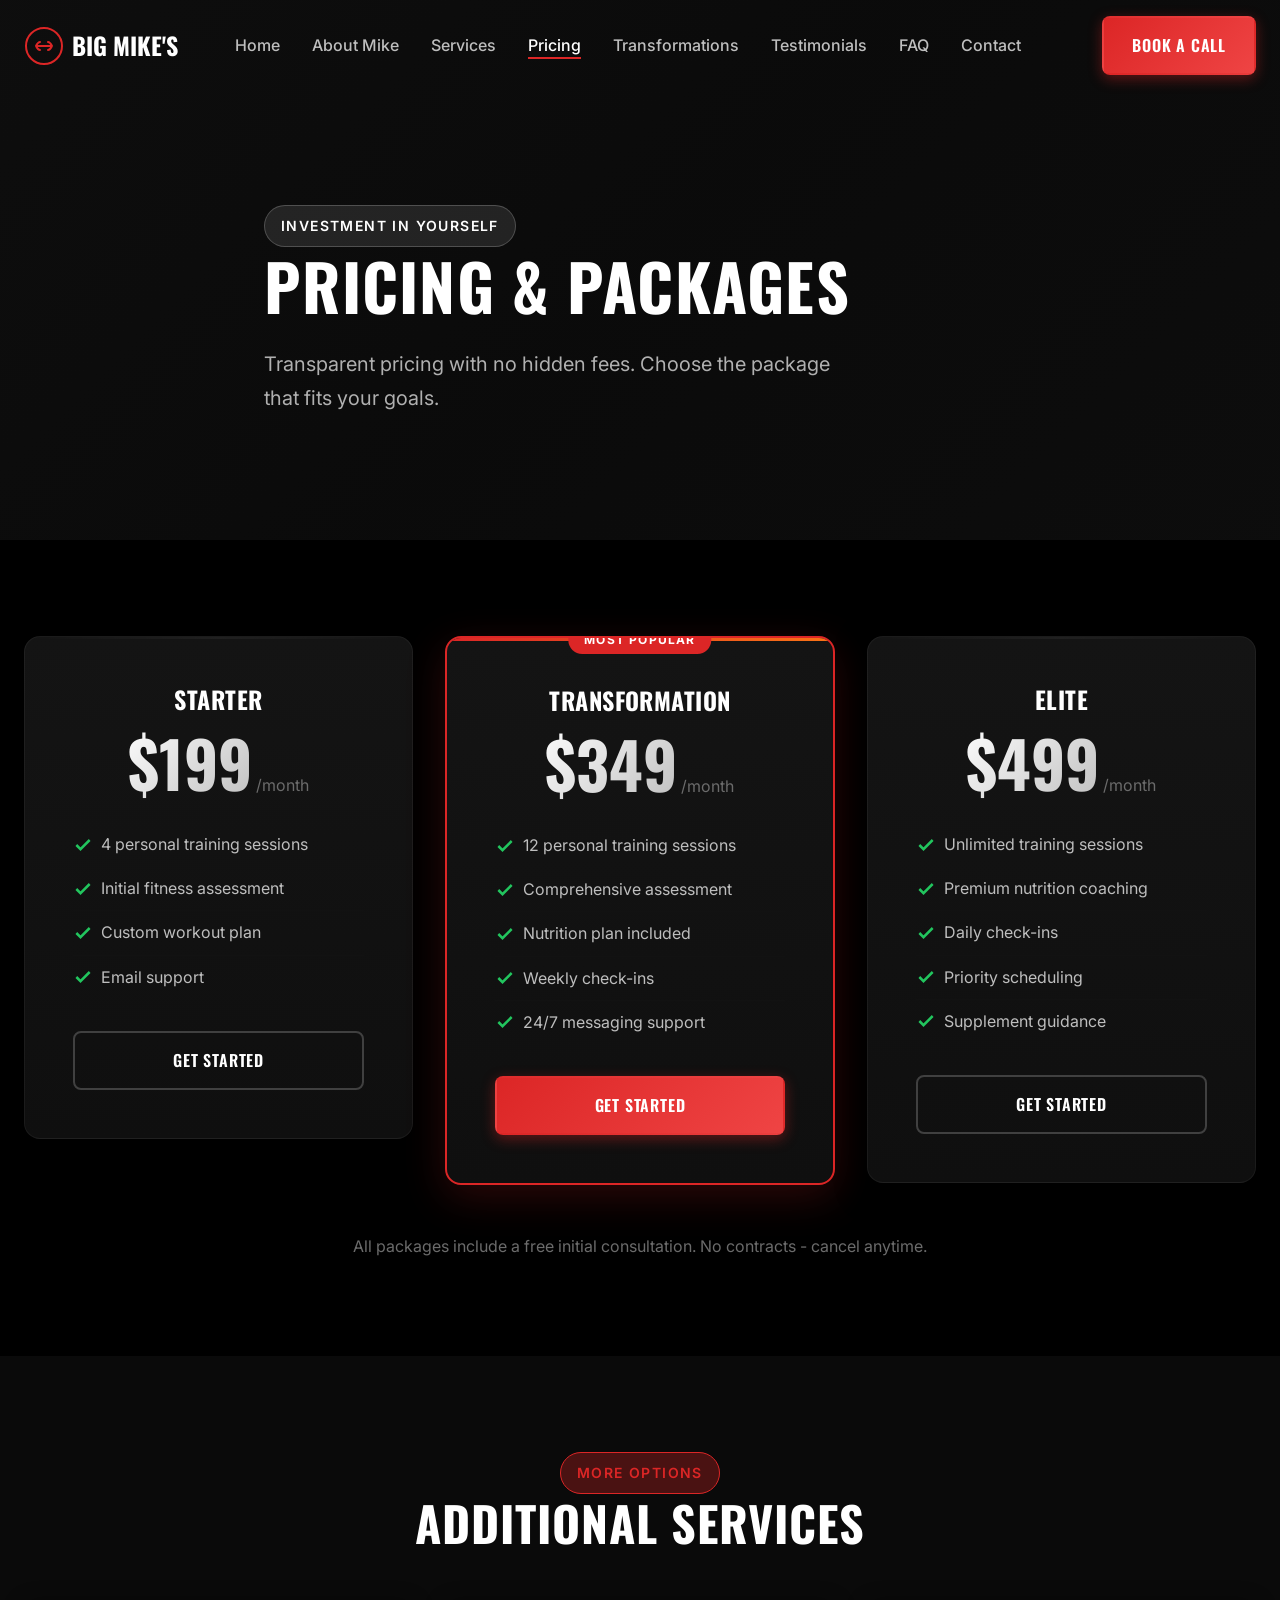
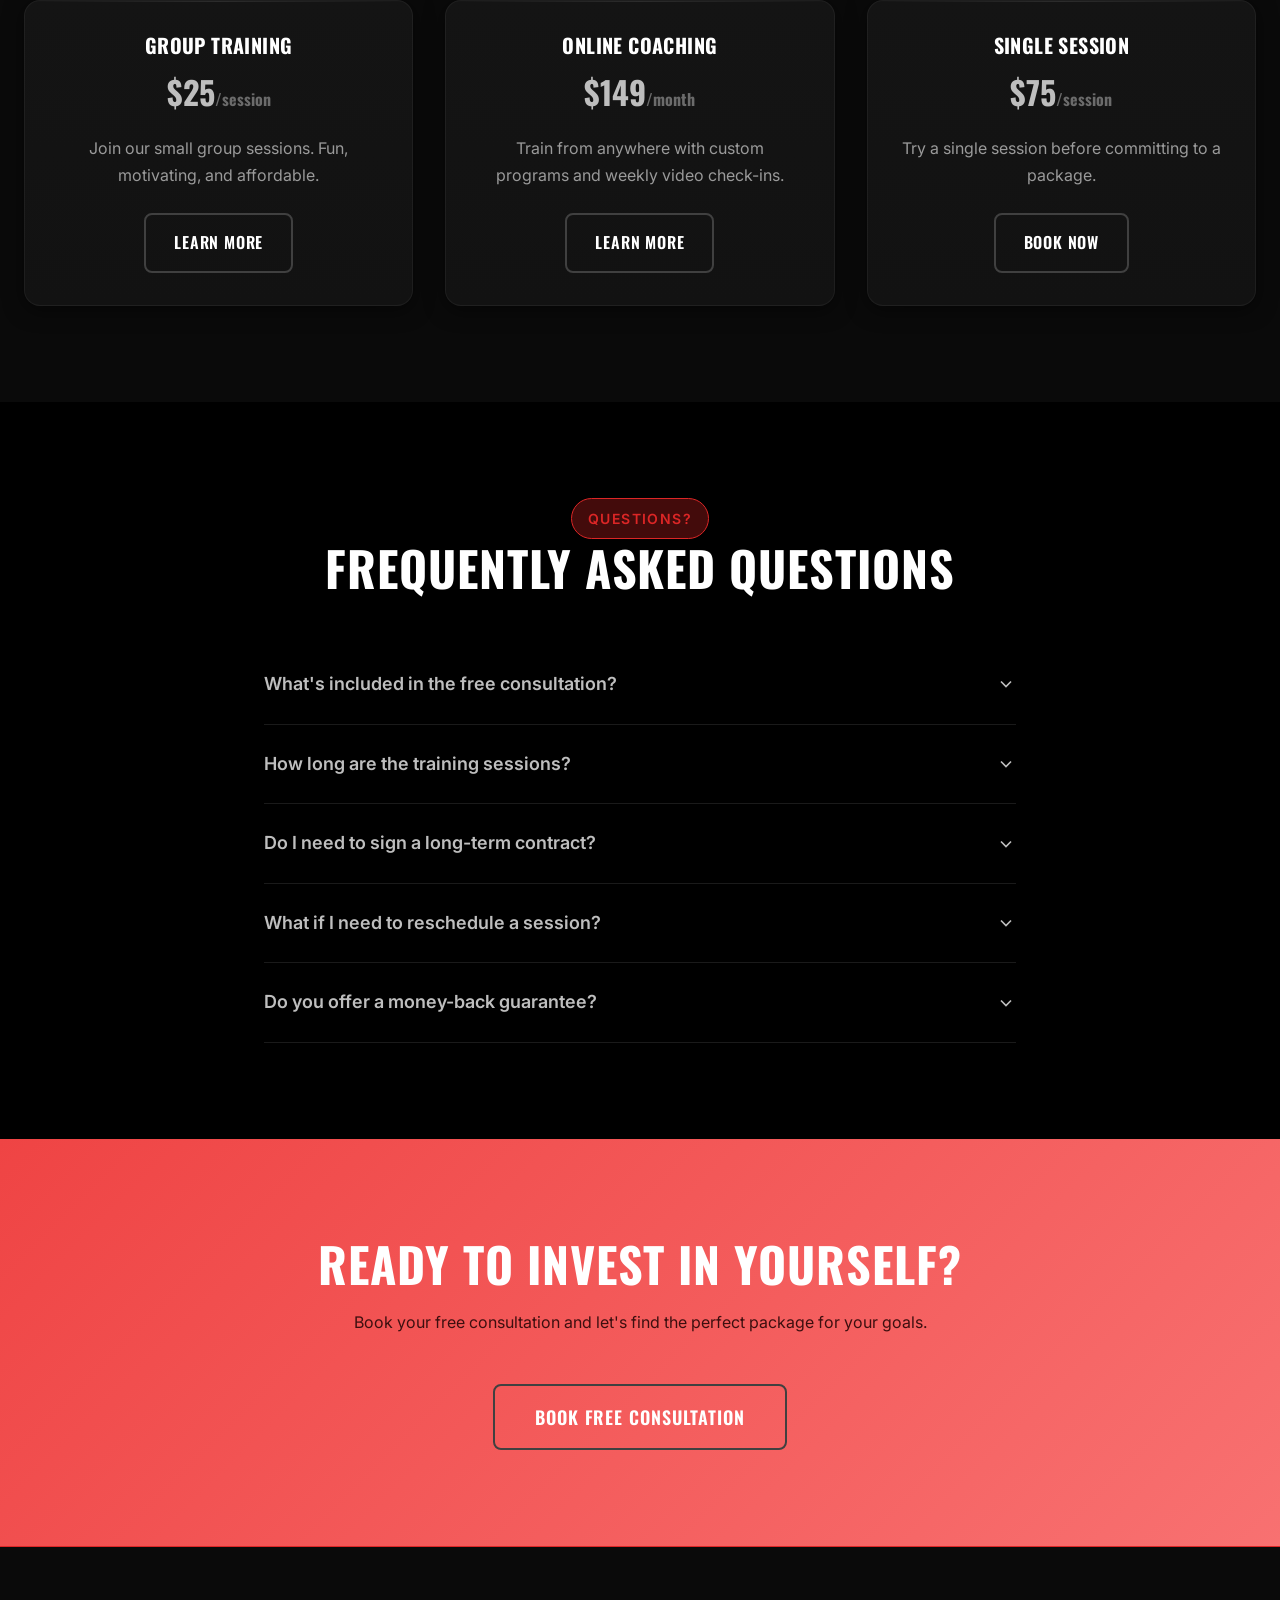
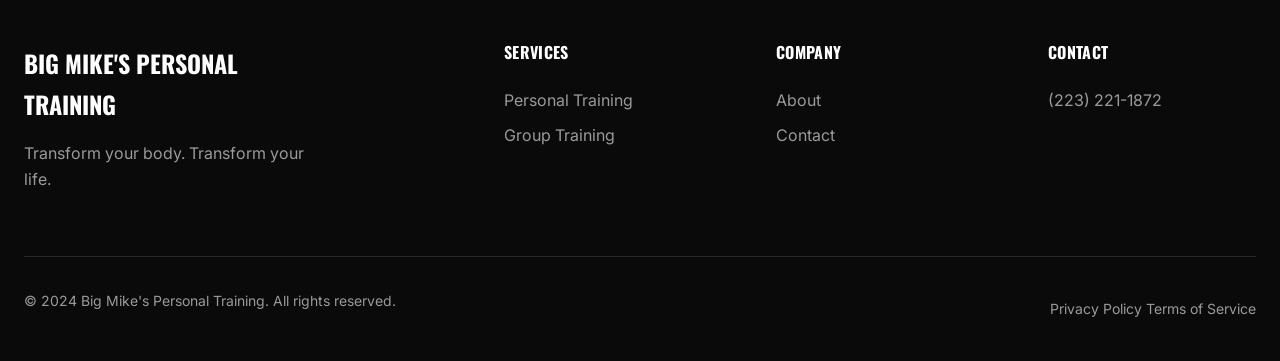
<file: pricing.html>
<!DOCTYPE html>
<html lang="en">
<head>
  <meta charset="UTF-8">
  <meta name="viewport" content="width=device-width, initial-scale=1.0">
  <meta name="description" content="Competitive personal training packages by Big Mike. View pricing for 1-on-1 training, group sessions, and online coaching in Elizabethtown, PA.">
  <title>Pricing & Packages | Big Mike's Personal Training</title>

  <link rel="preconnect" href="https://fonts.googleapis.com">
  <link rel="preconnect" href="https://fonts.gstatic.com" crossorigin>
  <link href="https://fonts.googleapis.com/css2?family=Inter:wght@400;500;600;700&family=Oswald:wght@400;500;600;700&display=swap" rel="stylesheet">
  <link rel="stylesheet" href="css/main.css">

  <style>
    .pricing-card {
      position: relative;
      background: linear-gradient(180deg, #141414 0%, #0F0F0F 100%);
      border-radius: var(--radius-xl);
      padding: var(--space-2xl);
      box-shadow: 0 8px 30px rgba(0, 0, 0, 0.5);
      text-align: center;
      transition: all var(--transition-base);
      border: 1px solid rgba(255, 255, 255, 0.05);
      overflow: hidden;
    }
    .pricing-card::before {
      content: '';
      position: absolute;
      top: 0;
      left: 0;
      right: 0;
      height: 2px;
      background: linear-gradient(90deg, transparent, rgba(255, 255, 255, 0.05), transparent);
    }
    .pricing-card:hover {
      transform: translateY(-8px);
      box-shadow: 0 16px 50px rgba(0, 0, 0, 0.6), 0 0 40px rgba(220, 38, 38, 0.1);
    }
    .pricing-card--featured {
      border: 2px solid var(--primary-500);
      transform: scale(1.02);
      box-shadow: 0 12px 40px rgba(220, 38, 38, 0.2);
    }
    .pricing-card--featured::before {
      background: linear-gradient(90deg, var(--primary-500), var(--accent-500));
      height: 3px;
    }
    .pricing-card--featured:hover {
      transform: scale(1.02) translateY(-8px);
    }
    .pricing-card__badge {
      position: absolute;
      top: -12px;
      left: 50%;
      transform: translateX(-50%);
      background: var(--primary-500);
      color: white;
      padding: 0.25rem 1rem;
      border-radius: var(--radius-full);
      font-size: 0.75rem;
      font-weight: 700;
      text-transform: uppercase;
      letter-spacing: 0.1em;
    }
    .pricing-card__title {
      font-size: 1.5rem;
      margin-bottom: var(--space-md);
    }
    .pricing-card__price {
      margin-bottom: var(--space-lg);
    }
    .pricing-card__amount {
      font-family: var(--font-display);
      font-size: 4rem;
      font-weight: 700;
      background: linear-gradient(135deg, #FFFFFF 0%, var(--steel-700) 100%);
      -webkit-background-clip: text;
      -webkit-text-fill-color: transparent;
      background-clip: text;
      line-height: 1;
    }
    .pricing-card__period {
      color: var(--steel-500);
    }
    .pricing-card__features {
      text-align: left;
      margin-bottom: var(--space-xl);
    }
    .pricing-card__features li {
      display: flex;
      align-items: center;
      gap: var(--space-sm);
      padding: var(--space-sm) 0;
      border-bottom: 1px solid var(--steel-100);
    }
    .pricing-card__features li:last-child {
      border-bottom: none;
    }
    .faq-item {
      border-bottom: 1px solid var(--steel-200);
      padding: var(--space-lg) 0;
    }
    .faq-item summary {
      cursor: pointer;
      font-weight: 600;
      font-size: 1.125rem;
      list-style: none;
      display: flex;
      justify-content: space-between;
      align-items: center;
    }
    .faq-item summary::-webkit-details-marker {
      display: none;
    }
    .faq-item[open] summary svg {
      transform: rotate(180deg);
    }
    .faq-item p {
      margin-top: var(--space-md);
      color: var(--steel-600);
    }
  </style>
</head>
<body>
  <!-- Header -->
  <header class="header" id="header">
    <nav class="nav container">
      <a href="index.html" class="nav__logo">
        <svg width="40" height="40" viewBox="0 0 40 40" fill="none"><circle cx="20" cy="20" r="18" stroke="currentColor" stroke-width="2"/><path d="M12 20H28M12 20C12 20 14 16 16 16M12 20C12 20 14 24 16 24M28 20C28 20 26 16 24 16M28 20C28 20 26 24 24 24" stroke="currentColor" stroke-width="2" stroke-linecap="round"/></svg>
        Big Mike's
      </a>
      <ul class="nav__menu" id="nav-menu">
        <li><a href="index.html" class="nav__link">Home</a></li>
        <li><a href="about.html" class="nav__link">About Mike</a></li>
        <li><a href="services.html" class="nav__link">Services</a></li>
        <li><a href="pricing.html" class="nav__link nav__link--active">Pricing</a></li>
        <li><a href="transformations.html" class="nav__link">Transformations</a></li>
        <li><a href="testimonials.html" class="nav__link">Testimonials</a></li>
        <li><a href="faq.html" class="nav__link">FAQ</a></li>
        <li><a href="contact.html" class="nav__link">Contact</a></li>
      </ul>
      <a href="booking.html" class="btn btn--primary nav__cta">Book a Call</a>
      <button class="nav__toggle" id="nav-toggle" aria-label="Toggle navigation"><span></span><span></span><span></span></button>
    </nav>
  </header>

  <main id="main">
    <!-- Hero -->
    <section class="hero" style="min-height: 60vh;">
      <div class="hero__overlay"></div>
      <div class="container hero__content">
        <span class="badge badge--dark">Investment in Yourself</span>
        <h1 class="hero__title">Pricing & Packages</h1>
        <p class="hero__description">Transparent pricing with no hidden fees. Choose the package that fits your goals.</p>
      </div>
    </section>

    <!-- Pricing Cards -->
    <section class="section">
      <div class="container">
        <div class="grid grid--3" style="align-items: start;">
          <!-- Starter -->
          <article class="pricing-card" data-animate>
            <h3 class="pricing-card__title">Starter</h3>
            <div class="pricing-card__price">
              <span class="pricing-card__amount">$199</span>
              <span class="pricing-card__period">/month</span>
            </div>
            <ul class="pricing-card__features">
              <li>
                <svg width="20" height="20" viewBox="0 0 24 24" fill="none" stroke="var(--success-500)" stroke-width="3"><polyline points="20,6 9,17 4,12"/></svg>
                4 personal training sessions
              </li>
              <li>
                <svg width="20" height="20" viewBox="0 0 24 24" fill="none" stroke="var(--success-500)" stroke-width="3"><polyline points="20,6 9,17 4,12"/></svg>
                Initial fitness assessment
              </li>
              <li>
                <svg width="20" height="20" viewBox="0 0 24 24" fill="none" stroke="var(--success-500)" stroke-width="3"><polyline points="20,6 9,17 4,12"/></svg>
                Custom workout plan
              </li>
              <li>
                <svg width="20" height="20" viewBox="0 0 24 24" fill="none" stroke="var(--success-500)" stroke-width="3"><polyline points="20,6 9,17 4,12"/></svg>
                Email support
              </li>
            </ul>
            <a href="booking.html" class="btn btn--secondary btn--block">Get Started</a>
          </article>

          <!-- Transformation (Featured) -->
          <article class="pricing-card pricing-card--featured" data-animate>
            <span class="pricing-card__badge">Most Popular</span>
            <h3 class="pricing-card__title">Transformation</h3>
            <div class="pricing-card__price">
              <span class="pricing-card__amount">$349</span>
              <span class="pricing-card__period">/month</span>
            </div>
            <ul class="pricing-card__features">
              <li>
                <svg width="20" height="20" viewBox="0 0 24 24" fill="none" stroke="var(--success-500)" stroke-width="3"><polyline points="20,6 9,17 4,12"/></svg>
                12 personal training sessions
              </li>
              <li>
                <svg width="20" height="20" viewBox="0 0 24 24" fill="none" stroke="var(--success-500)" stroke-width="3"><polyline points="20,6 9,17 4,12"/></svg>
                Comprehensive assessment
              </li>
              <li>
                <svg width="20" height="20" viewBox="0 0 24 24" fill="none" stroke="var(--success-500)" stroke-width="3"><polyline points="20,6 9,17 4,12"/></svg>
                Nutrition plan included
              </li>
              <li>
                <svg width="20" height="20" viewBox="0 0 24 24" fill="none" stroke="var(--success-500)" stroke-width="3"><polyline points="20,6 9,17 4,12"/></svg>
                Weekly check-ins
              </li>
              <li>
                <svg width="20" height="20" viewBox="0 0 24 24" fill="none" stroke="var(--success-500)" stroke-width="3"><polyline points="20,6 9,17 4,12"/></svg>
                24/7 messaging support
              </li>
            </ul>
            <a href="booking.html" class="btn btn--primary btn--block">Get Started</a>
          </article>

          <!-- Elite -->
          <article class="pricing-card" data-animate>
            <h3 class="pricing-card__title">Elite</h3>
            <div class="pricing-card__price">
              <span class="pricing-card__amount">$499</span>
              <span class="pricing-card__period">/month</span>
            </div>
            <ul class="pricing-card__features">
              <li>
                <svg width="20" height="20" viewBox="0 0 24 24" fill="none" stroke="var(--success-500)" stroke-width="3"><polyline points="20,6 9,17 4,12"/></svg>
                Unlimited training sessions
              </li>
              <li>
                <svg width="20" height="20" viewBox="0 0 24 24" fill="none" stroke="var(--success-500)" stroke-width="3"><polyline points="20,6 9,17 4,12"/></svg>
                Premium nutrition coaching
              </li>
              <li>
                <svg width="20" height="20" viewBox="0 0 24 24" fill="none" stroke="var(--success-500)" stroke-width="3"><polyline points="20,6 9,17 4,12"/></svg>
                Daily check-ins
              </li>
              <li>
                <svg width="20" height="20" viewBox="0 0 24 24" fill="none" stroke="var(--success-500)" stroke-width="3"><polyline points="20,6 9,17 4,12"/></svg>
                Priority scheduling
              </li>
              <li>
                <svg width="20" height="20" viewBox="0 0 24 24" fill="none" stroke="var(--success-500)" stroke-width="3"><polyline points="20,6 9,17 4,12"/></svg>
                Supplement guidance
              </li>
            </ul>
            <a href="booking.html" class="btn btn--secondary btn--block">Get Started</a>
          </article>
        </div>

        <p class="text-center" style="margin-top: var(--space-2xl); color: var(--steel-500);">
          All packages include a free initial consultation. No contracts - cancel anytime.
        </p>
      </div>
    </section>

    <!-- Additional Options -->
    <section class="section section--light">
      <div class="container">
        <div class="text-center mb-2xl">
          <span class="badge">More Options</span>
          <h2>Additional Services</h2>
        </div>

        <div class="grid grid--3">
          <div class="card text-center" data-animate>
            <h3 class="card__title">Group Training</h3>
            <div style="font-family: var(--font-display); font-size: 2rem; font-weight: 700; margin-bottom: var(--space-md);">$25<span style="font-size: 1rem; color: var(--steel-500);">/session</span></div>
            <p class="card__description">Join our small group sessions. Fun, motivating, and affordable.</p>
            <a href="contact.html" class="btn btn--secondary">Learn More</a>
          </div>

          <div class="card text-center" data-animate>
            <h3 class="card__title">Online Coaching</h3>
            <div style="font-family: var(--font-display); font-size: 2rem; font-weight: 700; margin-bottom: var(--space-md);">$149<span style="font-size: 1rem; color: var(--steel-500);">/month</span></div>
            <p class="card__description">Train from anywhere with custom programs and weekly video check-ins.</p>
            <a href="contact.html" class="btn btn--secondary">Learn More</a>
          </div>

          <div class="card text-center" data-animate>
            <h3 class="card__title">Single Session</h3>
            <div style="font-family: var(--font-display); font-size: 2rem; font-weight: 700; margin-bottom: var(--space-md);">$75<span style="font-size: 1rem; color: var(--steel-500);">/session</span></div>
            <p class="card__description">Try a single session before committing to a package.</p>
            <a href="booking.html" class="btn btn--secondary">Book Now</a>
          </div>
        </div>
      </div>
    </section>

    <!-- FAQ -->
    <section class="section">
      <div class="container" style="max-width: 800px;">
        <div class="text-center mb-2xl">
          <span class="badge">Questions?</span>
          <h2>Frequently Asked Questions</h2>
        </div>

        <details class="faq-item">
          <summary>
            What's included in the free consultation?
            <svg width="20" height="20" viewBox="0 0 24 24" fill="none" stroke="currentColor" stroke-width="2" style="transition: transform 0.3s;"><polyline points="6,9 12,15 18,9"/></svg>
          </summary>
          <p>During your free 30-minute consultation, we'll discuss your fitness goals, current activity level, any health considerations, and I'll explain how my training programs can help you achieve your goals. There's no pressure to sign up - it's simply a chance for us to see if we're a good fit.</p>
        </details>

        <details class="faq-item">
          <summary>
            How long are the training sessions?
            <svg width="20" height="20" viewBox="0 0 24 24" fill="none" stroke="currentColor" stroke-width="2" style="transition: transform 0.3s;"><polyline points="6,9 12,15 18,9"/></svg>
          </summary>
          <p>Personal training sessions are 60 minutes. This includes a proper warm-up, the main workout, and a cool-down/stretch. Group training sessions are 45 minutes.</p>
        </details>

        <details class="faq-item">
          <summary>
            Do I need to sign a long-term contract?
            <svg width="20" height="20" viewBox="0 0 24 24" fill="none" stroke="currentColor" stroke-width="2" style="transition: transform 0.3s;"><polyline points="6,9 12,15 18,9"/></svg>
          </summary>
          <p>No contracts! All packages are month-to-month. You can cancel anytime with 7 days notice. I believe in earning your business every month through great results.</p>
        </details>

        <details class="faq-item">
          <summary>
            What if I need to reschedule a session?
            <svg width="20" height="20" viewBox="0 0 24 24" fill="none" stroke="currentColor" stroke-width="2" style="transition: transform 0.3s;"><polyline points="6,9 12,15 18,9"/></svg>
          </summary>
          <p>Life happens! You can reschedule sessions with 24 hours notice at no charge. Sessions cancelled with less than 24 hours notice will be counted as completed.</p>
        </details>

        <details class="faq-item">
          <summary>
            Do you offer a money-back guarantee?
            <svg width="20" height="20" viewBox="0 0 24 24" fill="none" stroke="currentColor" stroke-width="2" style="transition: transform 0.3s;"><polyline points="6,9 12,15 18,9"/></svg>
          </summary>
          <p>If you're not satisfied with your first session, I'll give you a full refund. I'm that confident you'll love training with me.</p>
        </details>
      </div>
    </section>

    <!-- CTA -->
    <section class="section" style="background: linear-gradient(135deg, var(--primary-600), var(--primary-700));">
      <div class="container text-center">
        <h2 style="color: #FFFFFF; margin-bottom: var(--space-md);">Ready to Invest in Yourself?</h2>
        <p style="color: var(--primary-100); max-width: 600px; margin: 0 auto var(--space-2xl);">Book your free consultation and let's find the perfect package for your goals.</p>
        <a href="booking.html" class="btn btn--secondary btn--lg">Book Free Consultation</a>
      </div>
    </section>
  </main>

  <!-- Footer -->
  <footer class="footer">
    <div class="container">
      <div class="footer__grid">
        <div class="footer__brand">
          <a href="index.html" class="footer__logo">Big Mike's Personal Training</a>
          <p class="footer__tagline">Transform your body. Transform your life.</p>
        </div>
        <div class="footer__column"><h4>Services</h4><ul><li><a href="services.html">Personal Training</a></li><li><a href="services.html">Group Training</a></li></ul></div>
        <div class="footer__column"><h4>Company</h4><ul><li><a href="about.html">About</a></li><li><a href="contact.html">Contact</a></li></ul></div>
        <div class="footer__column"><h4>Contact</h4><ul><li><a href="tel:+12232211872">(223) 221-1872</a></li></ul></div>
      </div>
      <div class="footer__bottom">
        <p>&copy; 2024 Big Mike's Personal Training. All rights reserved.</p>
        <nav>
          <a href="privacy.html">Privacy Policy</a>
          <a href="terms.html">Terms of Service</a>
        </nav>
      </div>
    </div>
  </footer>

  <script src="js/navigation.js"></script>
  <script src="js/main.js"></script>
</body>
</html>
</file>
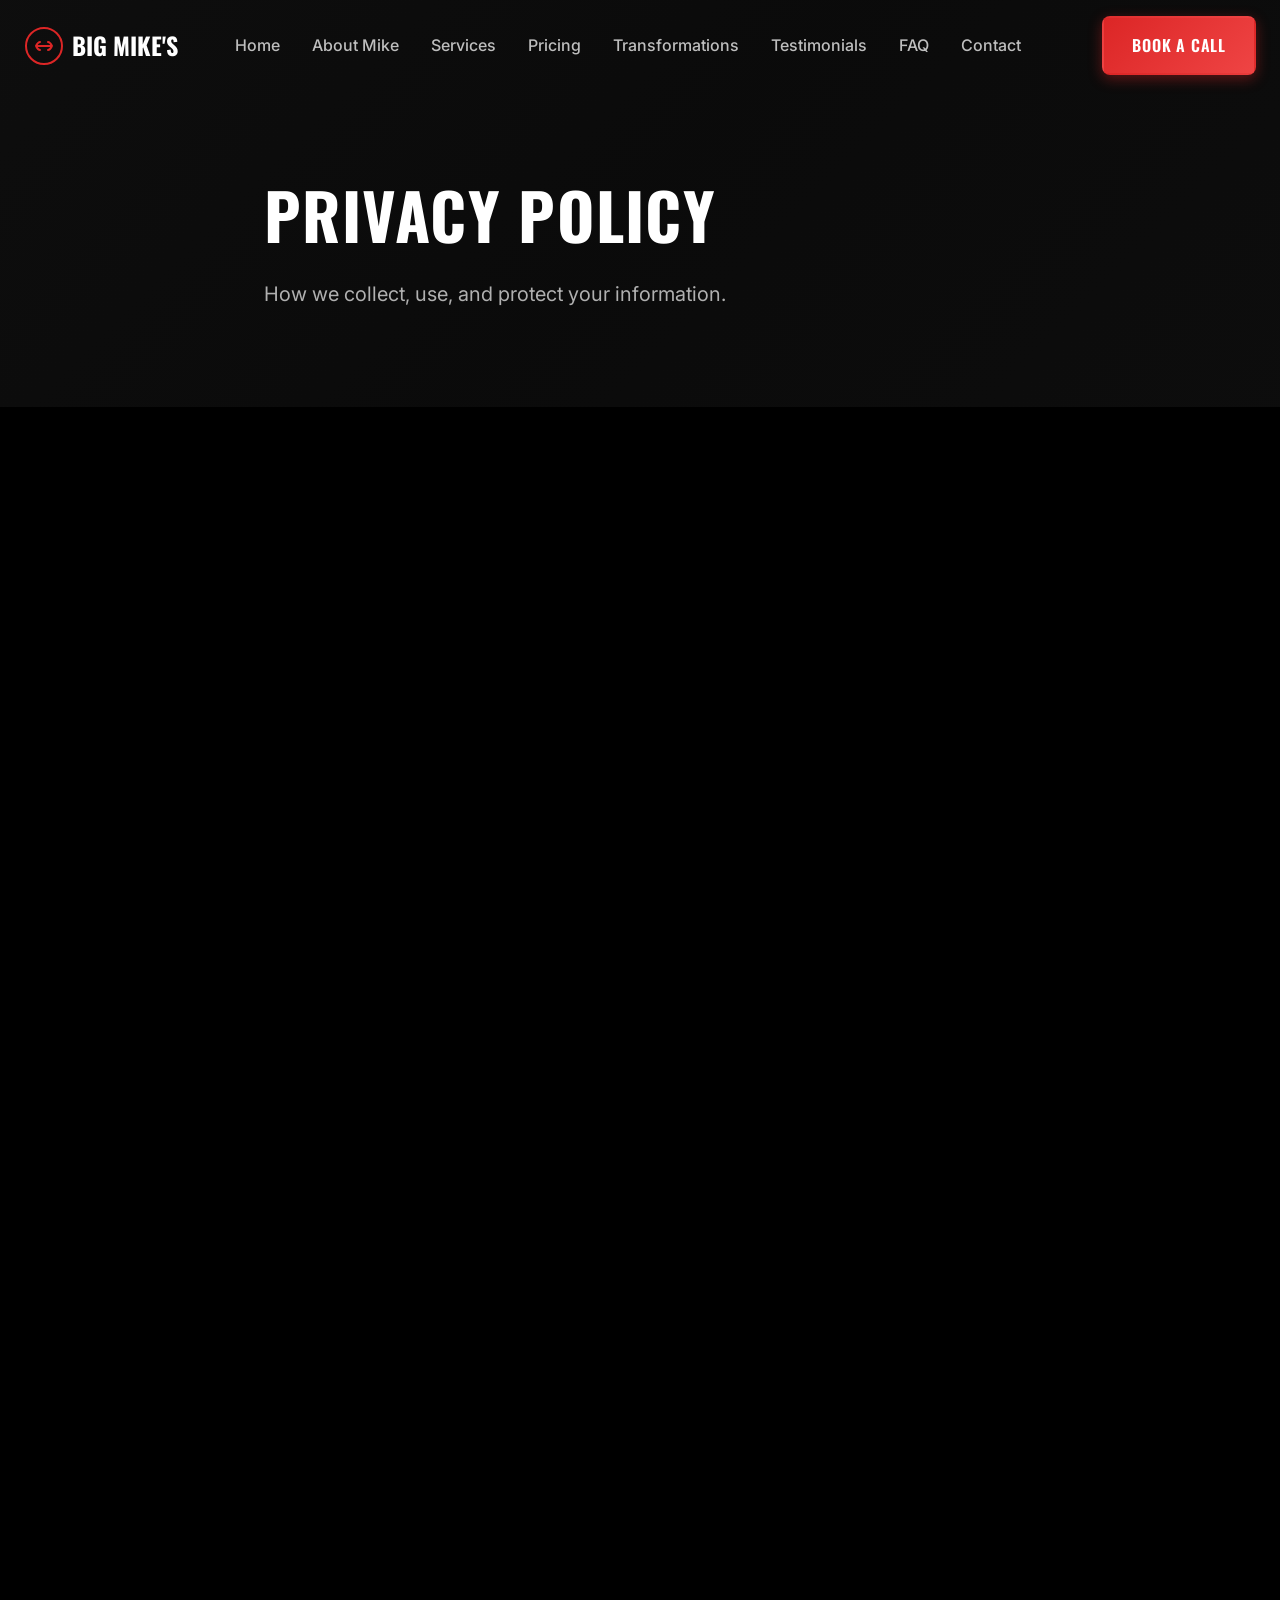
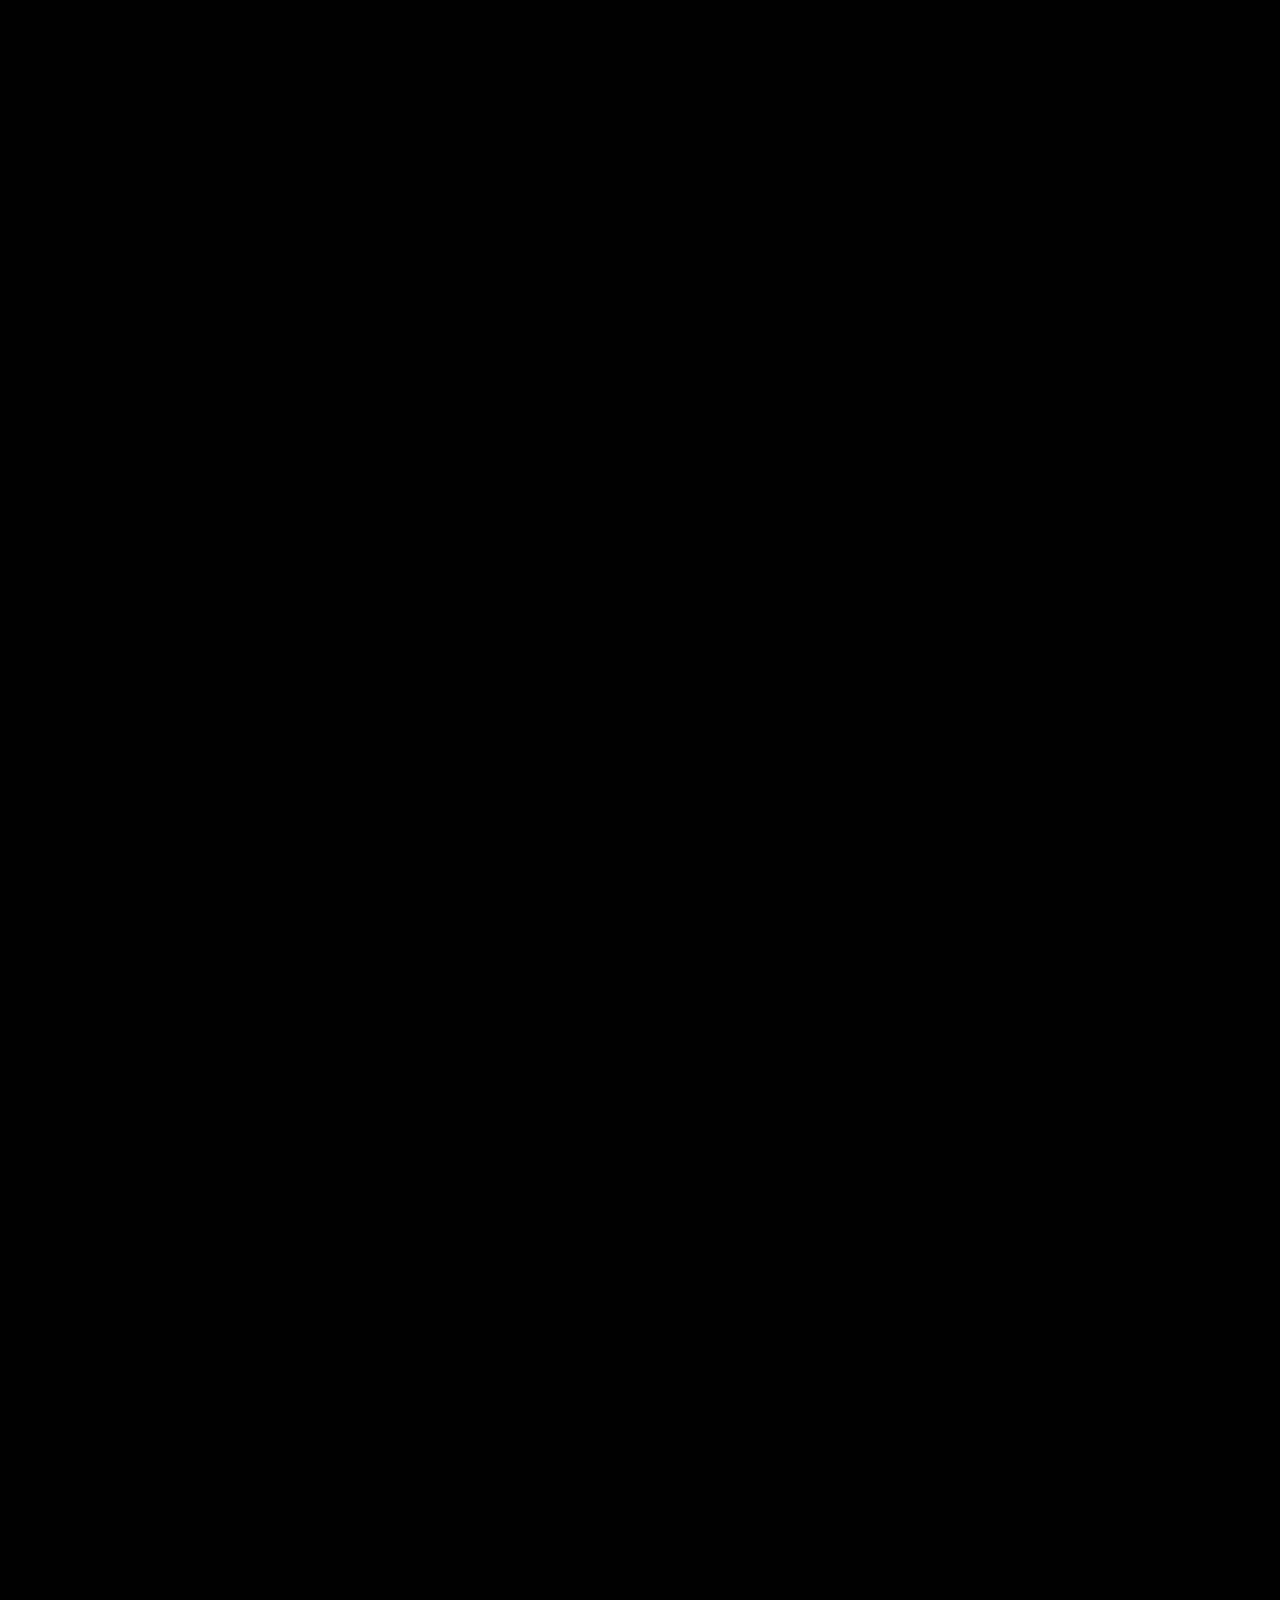
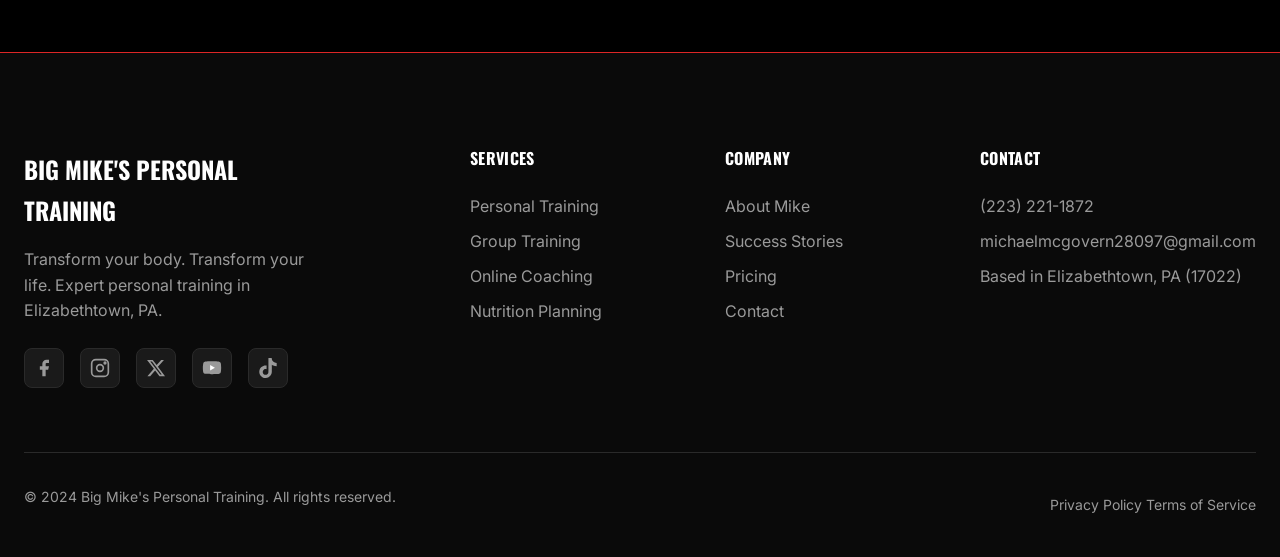
<file: privacy.html>
<!DOCTYPE html>
<html lang="en">
<head>
  <meta charset="UTF-8">
  <meta name="viewport" content="width=device-width, initial-scale=1.0">
  <meta name="description" content="Privacy Policy for Big Mike's Personal Training. Learn how we collect, use, and protect your personal information.">
  <title>Privacy Policy | Big Mike's Personal Training</title>

  <!-- Fonts -->
  <link rel="preconnect" href="https://fonts.googleapis.com">
  <link rel="preconnect" href="https://fonts.gstatic.com" crossorigin>
  <link href="https://fonts.googleapis.com/css2?family=Inter:wght@400;500;600;700&family=Oswald:wght@400;500;600;700&display=swap" rel="stylesheet">

  <!-- Styles -->
  <link rel="stylesheet" href="css/main.css">

  <style>
    .policy-content {
      max-width: 800px;
      margin: 0 auto;
    }
    .policy-content h2 {
      margin-top: var(--space-2xl);
      margin-bottom: var(--space-md);
      font-size: 1.5rem;
    }
    .policy-content h3 {
      margin-top: var(--space-xl);
      margin-bottom: var(--space-sm);
      font-size: 1.25rem;
    }
    .policy-content p,
    .policy-content ul {
      margin-bottom: var(--space-md);
      line-height: 1.7;
    }
    .policy-content ul {
      padding-left: var(--space-xl);
    }
    .policy-content li {
      margin-bottom: var(--space-sm);
    }
    .policy-date {
      color: var(--steel-400);
      font-size: 0.875rem;
      margin-bottom: var(--space-xl);
    }
  </style>
</head>
<body>
  <!-- Header -->
  <header class="header" id="header">
    <nav class="nav container">
      <a href="index.html" class="nav__logo">
        <svg width="40" height="40" viewBox="0 0 40 40" fill="none" xmlns="http://www.w3.org/2000/svg">
          <circle cx="20" cy="20" r="18" stroke="currentColor" stroke-width="2"/>
          <path d="M12 20H28M12 20C12 20 14 16 16 16M12 20C12 20 14 24 16 24M28 20C28 20 26 16 24 16M28 20C28 20 26 24 24 24" stroke="currentColor" stroke-width="2" stroke-linecap="round"/>
        </svg>
        Big Mike's
      </a>

      <ul class="nav__menu" id="nav-menu">
        <li><a href="index.html" class="nav__link">Home</a></li>
        <li><a href="about.html" class="nav__link">About Mike</a></li>
        <li><a href="services.html" class="nav__link">Services</a></li>
        <li><a href="pricing.html" class="nav__link">Pricing</a></li>
        <li><a href="transformations.html" class="nav__link">Transformations</a></li>
        <li><a href="testimonials.html" class="nav__link">Testimonials</a></li>
        <li><a href="faq.html" class="nav__link">FAQ</a></li>
        <li><a href="contact.html" class="nav__link">Contact</a></li>
      </ul>

      <a href="booking.html" class="btn btn--primary nav__cta">Book a Call</a>

      <button class="nav__toggle" id="nav-toggle" aria-label="Toggle navigation">
        <span></span>
        <span></span>
        <span></span>
      </button>
    </nav>
  </header>

  <main id="main">
    <!-- Hero Section -->
    <section class="hero" style="min-height: 40vh;">
      <div class="hero__overlay"></div>
      <div class="container hero__content">
        <h1 class="hero__title">Privacy Policy</h1>
        <p class="hero__description">
          How we collect, use, and protect your information.
        </p>
      </div>
    </section>

    <!-- Privacy Policy Content -->
    <section class="section">
      <div class="container">
        <div class="policy-content" data-animate>
          <p class="policy-date">Last Updated: January 8, 2026</p>

          <p>
            Big Mike's Personal Training ("we," "our," or "us") respects your privacy and is committed to protecting your personal information. This Privacy Policy explains how we collect, use, and safeguard your information when you visit our website or use our services.
          </p>

          <h2>Information We Collect</h2>

          <h3>Information You Provide</h3>
          <p>We collect information that you voluntarily provide to us, including:</p>
          <ul>
            <li><strong>Contact Information:</strong> Name, email address, phone number when you fill out our contact form or booking form</li>
            <li><strong>Booking Information:</strong> Preferred dates, times, and any notes about your fitness goals when scheduling a consultation</li>
            <li><strong>Health Information:</strong> Information about your fitness level, health conditions, and goals that you choose to share during consultations</li>
          </ul>

          <h3>Information Collected Automatically</h3>
          <p>
            We collect minimal technical information automatically when you visit our website. This may include your browser type and basic page visit information. We do not use tracking cookies or analytics services that monitor your behavior across other websites.
          </p>

          <h2>How We Use Your Information</h2>
          <p>We use the information we collect to:</p>
          <ul>
            <li>Respond to your inquiries and contact form submissions</li>
            <li>Schedule and manage consultation appointments</li>
            <li>Provide personalized training services</li>
            <li>Communicate with you about your training program</li>
            <li>Send appointment reminders (with your consent)</li>
          </ul>

          <h2>Third-Party Services</h2>
          <p>We use the following third-party services to operate our website:</p>

          <h3>Form Submissions</h3>
          <p>
            Our contact and booking forms use Formspree to process submissions. When you submit a form, your information is sent through their service. You can review <a href="https://formspree.io/legal/privacy-policy/" target="_blank" rel="noopener noreferrer" style="color: var(--primary-500);">Formspree's Privacy Policy</a> for more information.
          </p>

          <h3>Appointment Scheduling</h3>
          <p>
            We use Calendly for scheduling consultations. When you book an appointment, your information is processed by Calendly. You can review <a href="https://calendly.com/privacy" target="_blank" rel="noopener noreferrer" style="color: var(--primary-500);">Calendly's Privacy Policy</a> for more information.
          </p>

          <h2>Cookies</h2>
          <p>
            Our website uses minimal cookies that are essential for the website to function properly. We do not use advertising cookies, tracking pixels, or third-party analytics that follow you across other websites. Any cookies used are strictly for basic website functionality.
          </p>

          <h2>Data Security</h2>
          <p>
            We take reasonable measures to protect your personal information from unauthorized access, disclosure, or misuse. However, no method of transmission over the internet is 100% secure, and we cannot guarantee absolute security.
          </p>

          <h2>Data Retention</h2>
          <p>
            We retain your personal information only for as long as necessary to fulfill the purposes for which it was collected, provide our services, and comply with legal obligations. Contact form submissions are retained for up to 2 years unless you request earlier deletion.
          </p>

          <h2>Your Rights</h2>
          <p>You have the right to:</p>
          <ul>
            <li>Request access to the personal information we hold about you</li>
            <li>Request correction of inaccurate information</li>
            <li>Request deletion of your personal information</li>
            <li>Opt out of marketing communications</li>
          </ul>

          <h2>Children's Privacy</h2>
          <p>
            Our services are not directed to individuals under 18 years of age. We do not knowingly collect personal information from children. If you are a parent or guardian and believe your child has provided us with personal information, please contact us.
          </p>

          <h2>Changes to This Policy</h2>
          <p>
            We may update this Privacy Policy from time to time. We will notify you of any changes by posting the new Privacy Policy on this page and updating the "Last Updated" date.
          </p>

          <h2>Contact Us</h2>
          <p>If you have any questions about this Privacy Policy or our data practices, please contact us:</p>
          <ul>
            <li><strong>Email:</strong> <a href="mailto:michaelmcgovern28097@gmail.com" style="color: var(--primary-500);">michaelmcgovern28097@gmail.com</a></li>
            <li><strong>Phone:</strong> <a href="tel:+12232211872" style="color: var(--primary-500);">(223) 221-1872</a></li>
            <li><strong>Address:</strong> Elizabethtown, PA 17022</li>
          </ul>
        </div>
      </div>
    </section>
  </main>

  <!-- Footer -->
  <footer class="footer">
    <div class="container">
      <div class="footer__grid">
        <div class="footer__brand">
          <a href="index.html" class="footer__logo">Big Mike's Personal Training</a>
          <p class="footer__tagline">Transform your body. Transform your life. Expert personal training in Elizabethtown, PA.</p>
          <div class="footer__social">
            <a href="https://www.facebook.com/bigmikespersonaltraining" aria-label="Facebook" target="_blank" rel="noopener noreferrer">
              <svg width="20" height="20" viewBox="0 0 24 24" fill="currentColor">
                <path d="M18 2h-3a5 5 0 0 0-5 5v3H7v4h3v8h4v-8h3l1-4h-4V7a1 1 0 0 1 1-1h3z"/>
              </svg>
            </a>
            <a href="https://www.instagram.com/bigmikestraining" aria-label="Instagram" target="_blank" rel="noopener noreferrer">
              <svg width="20" height="20" viewBox="0 0 24 24" fill="none" stroke="currentColor" stroke-width="2">
                <rect x="2" y="2" width="20" height="20" rx="5"/>
                <circle cx="12" cy="12" r="4"/>
                <circle cx="18" cy="6" r="1"/>
              </svg>
            </a>
            <a href="https://x.com/ptmikemcg" aria-label="X" target="_blank" rel="noopener noreferrer">
              <svg width="20" height="20" viewBox="0 0 24 24" fill="currentColor">
                <path d="M18.244 2.25h3.308l-7.227 8.26 8.502 11.24H16.17l-5.214-6.817L4.99 21.75H1.68l7.73-8.835L1.254 2.25H8.08l4.713 6.231zm-1.161 17.52h1.833L7.084 4.126H5.117z"/>
              </svg>
            </a>
            <a href="https://www.youtube.com/@bigmikestraining" aria-label="YouTube" target="_blank" rel="noopener noreferrer">
              <svg width="20" height="20" viewBox="0 0 24 24" fill="currentColor">
                <path d="M22.54 6.42a2.78 2.78 0 0 0-1.94-2C18.88 4 12 4 12 4s-6.88 0-8.6.46a2.78 2.78 0 0 0-1.94 2A29 29 0 0 0 1 11.75a29 29 0 0 0 .46 5.33A2.78 2.78 0 0 0 3.4 19c1.72.46 8.6.46 8.6.46s6.88 0 8.6-.46a2.78 2.78 0 0 0 1.94-2 29 29 0 0 0 .46-5.25 29 29 0 0 0-.46-5.33z"/>
                <polygon points="9.75,15.02 15.5,11.75 9.75,8.48" fill="white"/>
              </svg>
            </a>
            <a href="https://www.tiktok.com/@bigmikespersonaltraining" aria-label="TikTok" target="_blank" rel="noopener noreferrer">
              <svg width="20" height="20" viewBox="0 0 24 24" fill="currentColor">
                <path d="M12.525.02c1.31-.02 2.61-.01 3.91-.02.08 1.53.63 3.09 1.75 4.17 1.12 1.11 2.7 1.62 4.24 1.79v4.03c-1.44-.05-2.89-.35-4.2-.97-.57-.26-1.1-.59-1.62-.93-.01 2.92.01 5.84-.02 8.75-.08 1.4-.54 2.79-1.35 3.94-1.31 1.92-3.58 3.17-5.91 3.21-1.43.08-2.86-.31-4.08-1.03-2.02-1.19-3.44-3.37-3.65-5.71-.02-.5-.03-1-.01-1.49.18-1.9 1.12-3.72 2.58-4.96 1.66-1.44 3.98-2.13 6.15-1.72.02 1.48-.04 2.96-.04 4.44-.99-.32-2.15-.23-3.02.37-.63.41-1.11 1.04-1.36 1.75-.21.51-.15 1.07-.14 1.61.24 1.64 1.82 3.02 3.5 2.87 1.12-.01 2.19-.66 2.77-1.61.19-.33.4-.67.41-1.06.1-1.79.06-3.57.07-5.36.01-4.03-.01-8.05.02-12.07z"/>
              </svg>
            </a>
          </div>
        </div>

        <div class="footer__column">
          <h4>Services</h4>
          <ul>
            <li><a href="services.html">Personal Training</a></li>
            <li><a href="services.html">Group Training</a></li>
            <li><a href="services.html">Online Coaching</a></li>
            <li><a href="services.html">Nutrition Planning</a></li>
          </ul>
        </div>

        <div class="footer__column">
          <h4>Company</h4>
          <ul>
            <li><a href="about.html">About Mike</a></li>
            <li><a href="testimonials.html">Success Stories</a></li>
            <li><a href="pricing.html">Pricing</a></li>
            <li><a href="contact.html">Contact</a></li>
          </ul>
        </div>

        <div class="footer__column">
          <h4>Contact</h4>
          <ul>
            <li><a href="tel:+12232211872">(223) 221-1872</a></li>
            <li><a href="mailto:michaelmcgovern28097@gmail.com">michaelmcgovern28097@gmail.com</a></li>
            <li>Based in Elizabethtown, PA (17022)</li>
          </ul>
        </div>
      </div>

      <div class="footer__bottom">
        <p>&copy; 2024 Big Mike's Personal Training. All rights reserved.</p>
        <nav>
          <a href="privacy.html">Privacy Policy</a>
          <a href="terms.html">Terms of Service</a>
        </nav>
      </div>
    </div>
  </footer>

  <script src="js/navigation.js"></script>
</body>
</html>
</file>
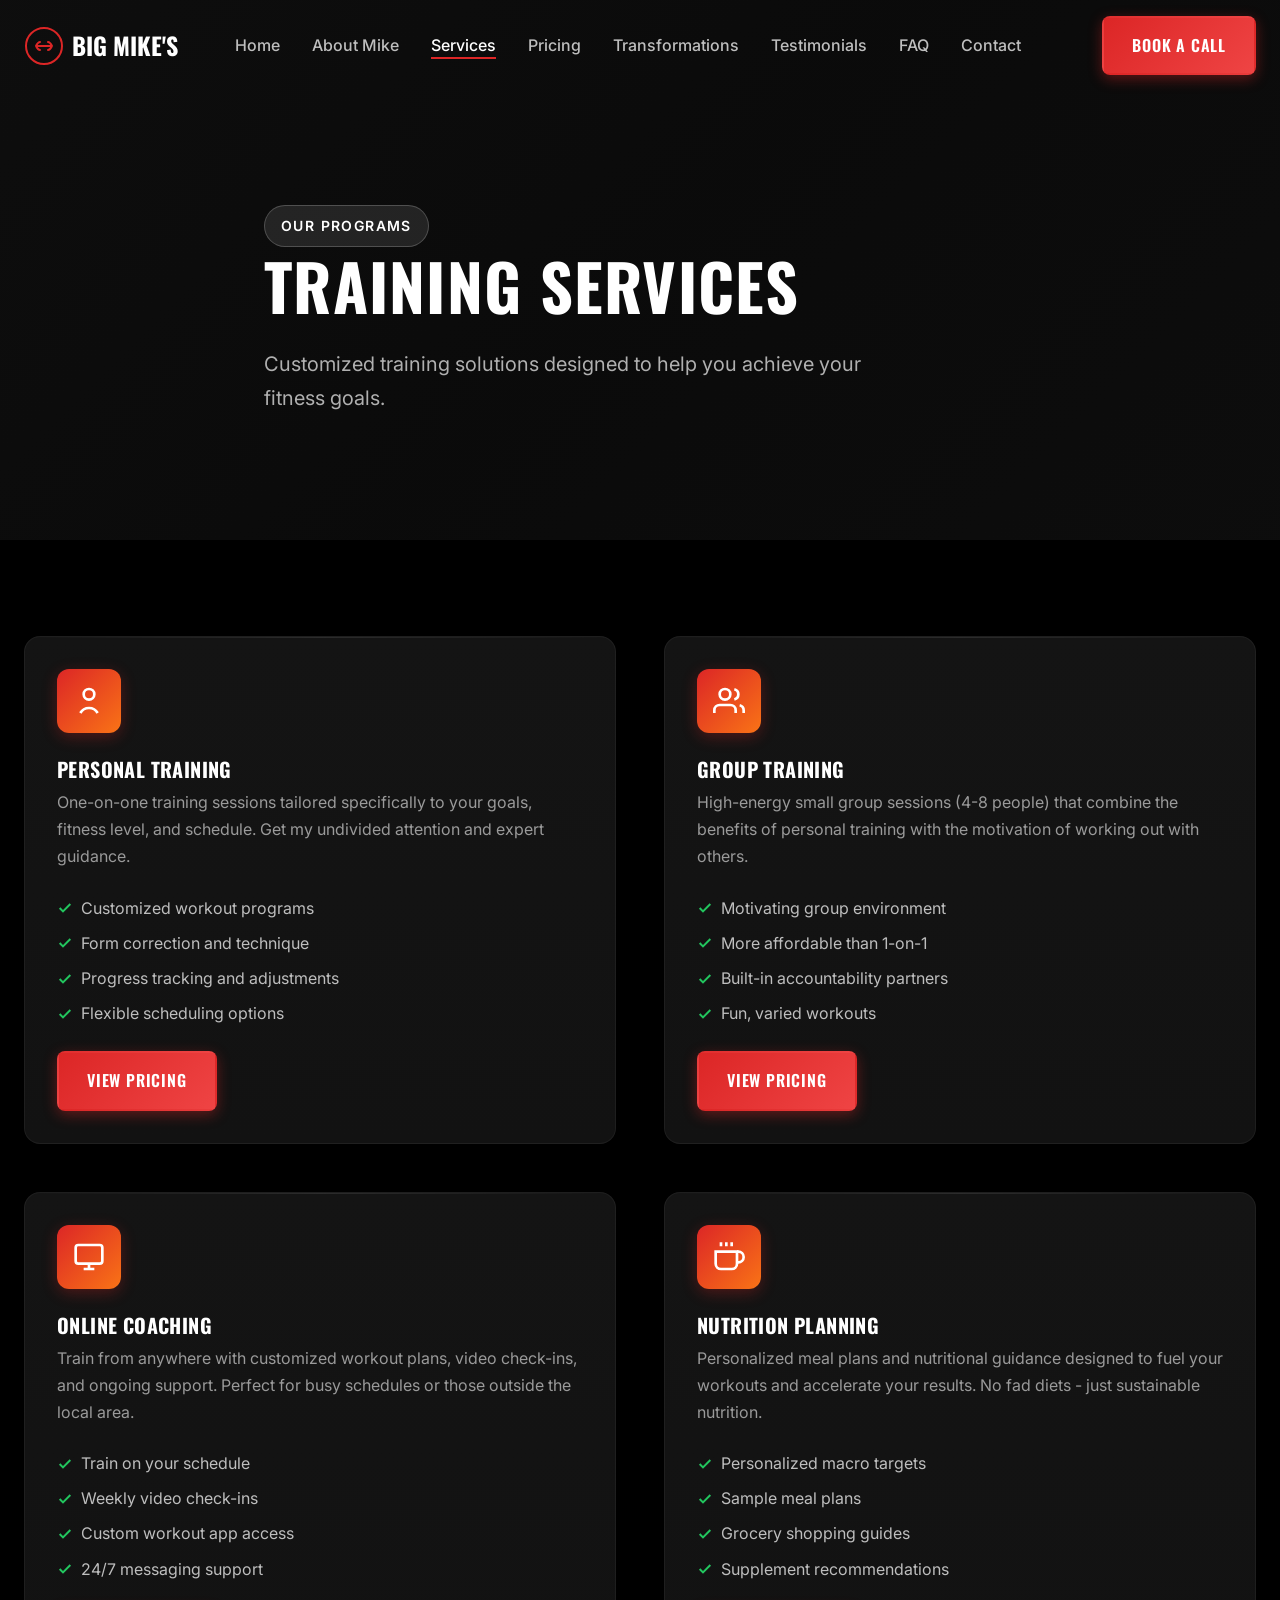
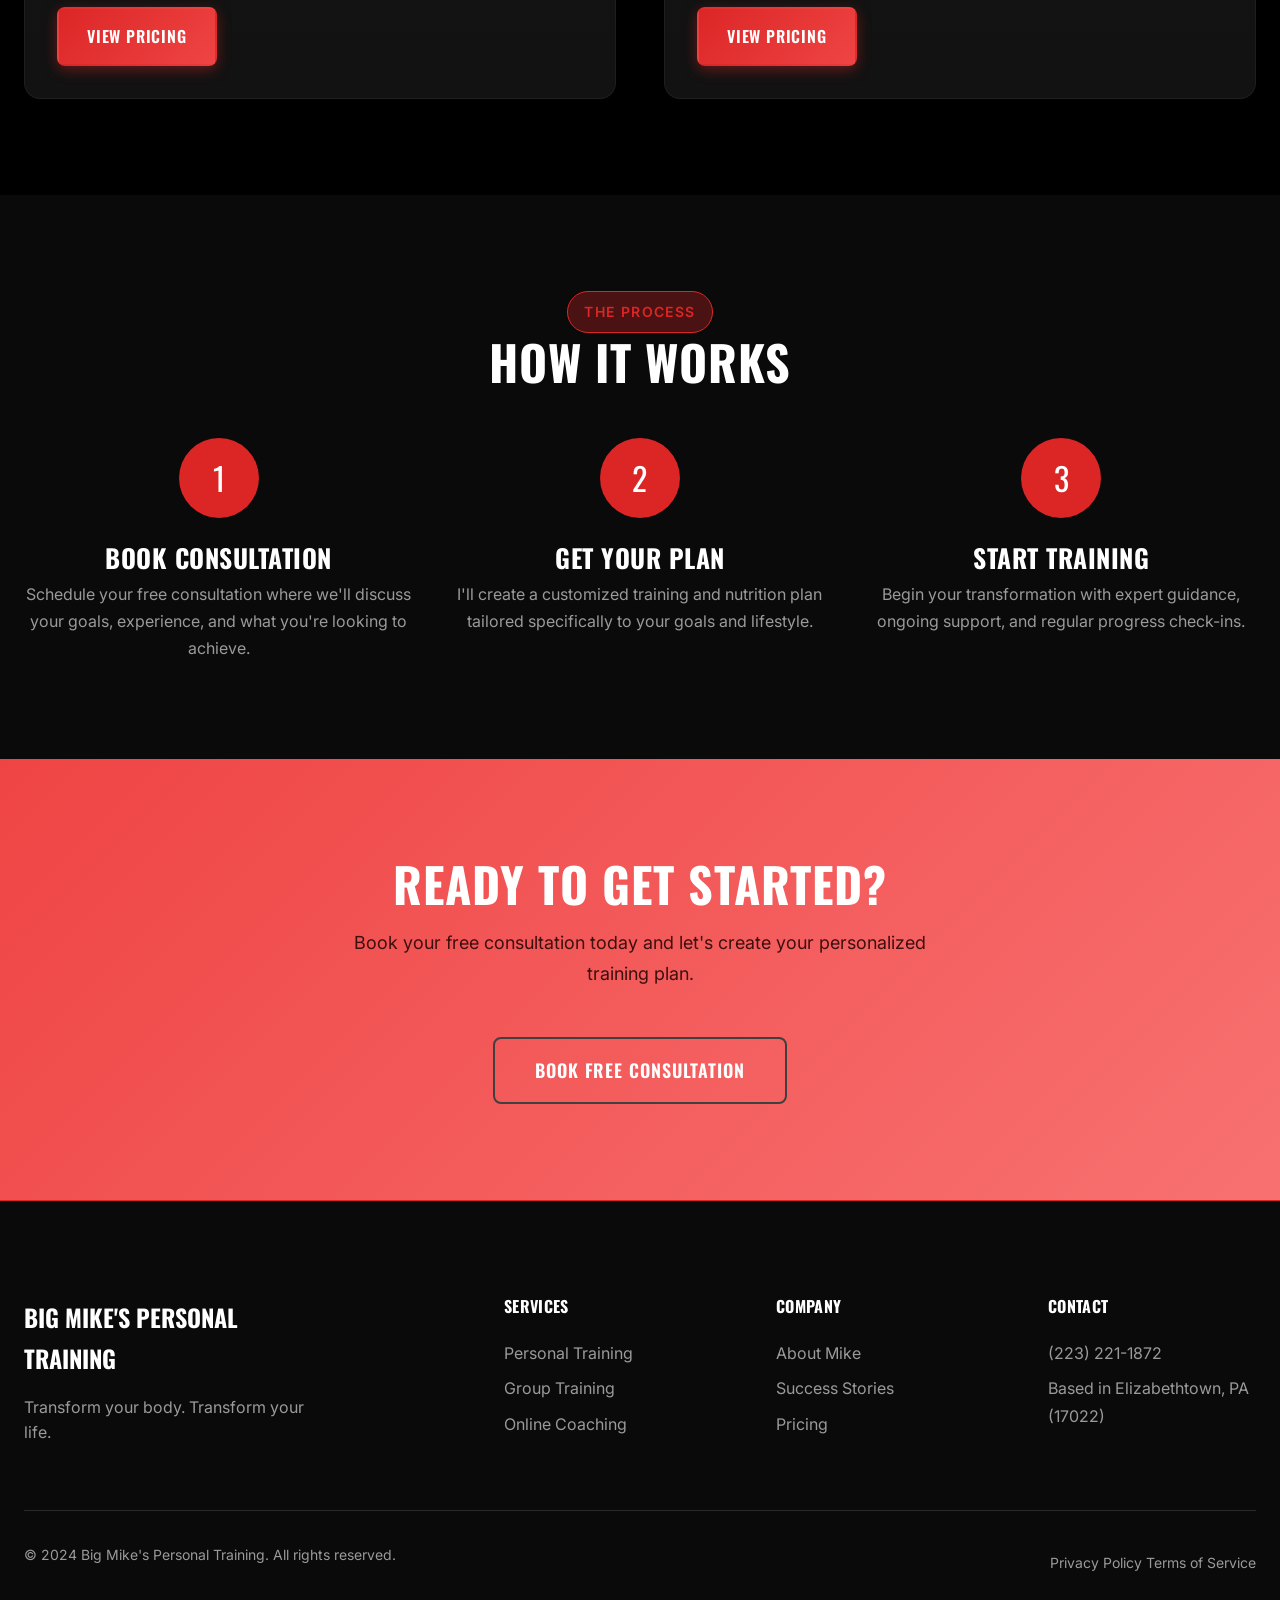
<file: services.html>
<!DOCTYPE html>
<html lang="en">
<head>
  <meta charset="UTF-8">
  <meta name="viewport" content="width=device-width, initial-scale=1.0">
  <meta name="description" content="Personal training services by Big Mike - 1-on-1 training, group sessions, online coaching, nutrition planning, and more in Elizabethtown, PA.">
  <title>Training Services | Big Mike's Personal Training</title>

  <link rel="preconnect" href="https://fonts.googleapis.com">
  <link rel="preconnect" href="https://fonts.gstatic.com" crossorigin>
  <link href="https://fonts.googleapis.com/css2?family=Inter:wght@400;500;600;700&family=Oswald:wght@400;500;600;700&display=swap" rel="stylesheet">
  <link rel="stylesheet" href="css/main.css">
</head>
<body>
  <!-- Header -->
  <header class="header" id="header">
    <nav class="nav container">
      <a href="index.html" class="nav__logo">
        <svg width="40" height="40" viewBox="0 0 40 40" fill="none" xmlns="http://www.w3.org/2000/svg">
          <circle cx="20" cy="20" r="18" stroke="currentColor" stroke-width="2"/>
          <path d="M12 20H28M12 20C12 20 14 16 16 16M12 20C12 20 14 24 16 24M28 20C28 20 26 16 24 16M28 20C28 20 26 24 24 24" stroke="currentColor" stroke-width="2" stroke-linecap="round"/>
        </svg>
        Big Mike's
      </a>

      <ul class="nav__menu" id="nav-menu">
        <li><a href="index.html" class="nav__link">Home</a></li>
        <li><a href="about.html" class="nav__link">About Mike</a></li>
        <li><a href="services.html" class="nav__link nav__link--active">Services</a></li>
        <li><a href="pricing.html" class="nav__link">Pricing</a></li>
        <li><a href="transformations.html" class="nav__link">Transformations</a></li>
        <li><a href="testimonials.html" class="nav__link">Testimonials</a></li>
        <li><a href="faq.html" class="nav__link">FAQ</a></li>
        <li><a href="contact.html" class="nav__link">Contact</a></li>
      </ul>

      <a href="booking.html" class="btn btn--primary nav__cta">Book a Call</a>

      <button class="nav__toggle" id="nav-toggle" aria-label="Toggle navigation">
        <span></span><span></span><span></span>
      </button>
    </nav>
  </header>

  <main id="main">
    <!-- Hero -->
    <section class="hero" style="min-height: 60vh;">
      <div class="hero__overlay"></div>
      <div class="container hero__content">
        <span class="badge badge--dark">Our Programs</span>
        <h1 class="hero__title">Training Services</h1>
        <p class="hero__description">
          Customized training solutions designed to help you achieve your fitness goals.
        </p>
      </div>
    </section>

    <!-- Services Grid -->
    <section class="section">
      <div class="container">
        <div class="grid grid--2" style="gap: var(--space-2xl);">
          <!-- Personal Training -->
          <article class="card" data-animate id="personal-training">
            <div class="card__icon">
              <svg width="32" height="32" viewBox="0 0 24 24" fill="none" stroke="currentColor" stroke-width="2">
                <circle cx="12" cy="7" r="4"/>
                <path d="M5.5 21a7.5 7.5 0 0 1 13 0"/>
              </svg>
            </div>
            <h3 class="card__title">Personal Training</h3>
            <p class="card__description">
              One-on-one training sessions tailored specifically to your goals, fitness level, and schedule. Get my undivided attention and expert guidance.
            </p>
            <ul style="margin-bottom: var(--space-lg); display: flex; flex-direction: column; gap: var(--space-sm);">
              <li style="display: flex; align-items: center; gap: var(--space-sm);">
                <svg width="16" height="16" viewBox="0 0 24 24" fill="none" stroke="var(--success-500)" stroke-width="3">
                  <polyline points="20,6 9,17 4,12"/>
                </svg>
                Customized workout programs
              </li>
              <li style="display: flex; align-items: center; gap: var(--space-sm);">
                <svg width="16" height="16" viewBox="0 0 24 24" fill="none" stroke="var(--success-500)" stroke-width="3">
                  <polyline points="20,6 9,17 4,12"/>
                </svg>
                Form correction and technique
              </li>
              <li style="display: flex; align-items: center; gap: var(--space-sm);">
                <svg width="16" height="16" viewBox="0 0 24 24" fill="none" stroke="var(--success-500)" stroke-width="3">
                  <polyline points="20,6 9,17 4,12"/>
                </svg>
                Progress tracking and adjustments
              </li>
              <li style="display: flex; align-items: center; gap: var(--space-sm);">
                <svg width="16" height="16" viewBox="0 0 24 24" fill="none" stroke="var(--success-500)" stroke-width="3">
                  <polyline points="20,6 9,17 4,12"/>
                </svg>
                Flexible scheduling options
              </li>
            </ul>
            <a href="pricing.html" class="btn btn--primary">View Pricing</a>
          </article>

          <!-- Group Training -->
          <article class="card" data-animate id="group-training">
            <div class="card__icon">
              <svg width="32" height="32" viewBox="0 0 24 24" fill="none" stroke="currentColor" stroke-width="2">
                <path d="M17 21v-2a4 4 0 0 0-4-4H5a4 4 0 0 0-4 4v2"/>
                <circle cx="9" cy="7" r="4"/>
                <path d="M23 21v-2a4 4 0 0 0-3-3.87"/>
                <path d="M16 3.13a4 4 0 0 1 0 7.75"/>
              </svg>
            </div>
            <h3 class="card__title">Group Training</h3>
            <p class="card__description">
              High-energy small group sessions (4-8 people) that combine the benefits of personal training with the motivation of working out with others.
            </p>
            <ul style="margin-bottom: var(--space-lg); display: flex; flex-direction: column; gap: var(--space-sm);">
              <li style="display: flex; align-items: center; gap: var(--space-sm);">
                <svg width="16" height="16" viewBox="0 0 24 24" fill="none" stroke="var(--success-500)" stroke-width="3">
                  <polyline points="20,6 9,17 4,12"/>
                </svg>
                Motivating group environment
              </li>
              <li style="display: flex; align-items: center; gap: var(--space-sm);">
                <svg width="16" height="16" viewBox="0 0 24 24" fill="none" stroke="var(--success-500)" stroke-width="3">
                  <polyline points="20,6 9,17 4,12"/>
                </svg>
                More affordable than 1-on-1
              </li>
              <li style="display: flex; align-items: center; gap: var(--space-sm);">
                <svg width="16" height="16" viewBox="0 0 24 24" fill="none" stroke="var(--success-500)" stroke-width="3">
                  <polyline points="20,6 9,17 4,12"/>
                </svg>
                Built-in accountability partners
              </li>
              <li style="display: flex; align-items: center; gap: var(--space-sm);">
                <svg width="16" height="16" viewBox="0 0 24 24" fill="none" stroke="var(--success-500)" stroke-width="3">
                  <polyline points="20,6 9,17 4,12"/>
                </svg>
                Fun, varied workouts
              </li>
            </ul>
            <a href="pricing.html" class="btn btn--primary">View Pricing</a>
          </article>

          <!-- Online Coaching -->
          <article class="card" data-animate id="online-coaching">
            <div class="card__icon">
              <svg width="32" height="32" viewBox="0 0 24 24" fill="none" stroke="currentColor" stroke-width="2">
                <rect x="2" y="3" width="20" height="14" rx="2"/>
                <path d="M8 21h8"/>
                <path d="M12 17v4"/>
              </svg>
            </div>
            <h3 class="card__title">Online Coaching</h3>
            <p class="card__description">
              Train from anywhere with customized workout plans, video check-ins, and ongoing support. Perfect for busy schedules or those outside the local area.
            </p>
            <ul style="margin-bottom: var(--space-lg); display: flex; flex-direction: column; gap: var(--space-sm);">
              <li style="display: flex; align-items: center; gap: var(--space-sm);">
                <svg width="16" height="16" viewBox="0 0 24 24" fill="none" stroke="var(--success-500)" stroke-width="3">
                  <polyline points="20,6 9,17 4,12"/>
                </svg>
                Train on your schedule
              </li>
              <li style="display: flex; align-items: center; gap: var(--space-sm);">
                <svg width="16" height="16" viewBox="0 0 24 24" fill="none" stroke="var(--success-500)" stroke-width="3">
                  <polyline points="20,6 9,17 4,12"/>
                </svg>
                Weekly video check-ins
              </li>
              <li style="display: flex; align-items: center; gap: var(--space-sm);">
                <svg width="16" height="16" viewBox="0 0 24 24" fill="none" stroke="var(--success-500)" stroke-width="3">
                  <polyline points="20,6 9,17 4,12"/>
                </svg>
                Custom workout app access
              </li>
              <li style="display: flex; align-items: center; gap: var(--space-sm);">
                <svg width="16" height="16" viewBox="0 0 24 24" fill="none" stroke="var(--success-500)" stroke-width="3">
                  <polyline points="20,6 9,17 4,12"/>
                </svg>
                24/7 messaging support
              </li>
            </ul>
            <a href="pricing.html" class="btn btn--primary">View Pricing</a>
          </article>

          <!-- Nutrition Planning -->
          <article class="card" data-animate id="nutrition">
            <div class="card__icon">
              <svg width="32" height="32" viewBox="0 0 24 24" fill="none" stroke="currentColor" stroke-width="2">
                <path d="M18 8h1a4 4 0 0 1 0 8h-1"/>
                <path d="M2 8h16v9a4 4 0 0 1-4 4H6a4 4 0 0 1-4-4V8z"/>
                <line x1="6" y1="1" x2="6" y2="4"/>
                <line x1="10" y1="1" x2="10" y2="4"/>
                <line x1="14" y1="1" x2="14" y2="4"/>
              </svg>
            </div>
            <h3 class="card__title">Nutrition Planning</h3>
            <p class="card__description">
              Personalized meal plans and nutritional guidance designed to fuel your workouts and accelerate your results. No fad diets - just sustainable nutrition.
            </p>
            <ul style="margin-bottom: var(--space-lg); display: flex; flex-direction: column; gap: var(--space-sm);">
              <li style="display: flex; align-items: center; gap: var(--space-sm);">
                <svg width="16" height="16" viewBox="0 0 24 24" fill="none" stroke="var(--success-500)" stroke-width="3">
                  <polyline points="20,6 9,17 4,12"/>
                </svg>
                Personalized macro targets
              </li>
              <li style="display: flex; align-items: center; gap: var(--space-sm);">
                <svg width="16" height="16" viewBox="0 0 24 24" fill="none" stroke="var(--success-500)" stroke-width="3">
                  <polyline points="20,6 9,17 4,12"/>
                </svg>
                Sample meal plans
              </li>
              <li style="display: flex; align-items: center; gap: var(--space-sm);">
                <svg width="16" height="16" viewBox="0 0 24 24" fill="none" stroke="var(--success-500)" stroke-width="3">
                  <polyline points="20,6 9,17 4,12"/>
                </svg>
                Grocery shopping guides
              </li>
              <li style="display: flex; align-items: center; gap: var(--space-sm);">
                <svg width="16" height="16" viewBox="0 0 24 24" fill="none" stroke="var(--success-500)" stroke-width="3">
                  <polyline points="20,6 9,17 4,12"/>
                </svg>
                Supplement recommendations
              </li>
            </ul>
            <a href="pricing.html" class="btn btn--primary">View Pricing</a>
          </article>
        </div>
      </div>
    </section>

    <!-- How It Works -->
    <section class="section section--light">
      <div class="container">
        <div class="text-center mb-2xl">
          <span class="badge">The Process</span>
          <h2>How It Works</h2>
        </div>

        <div class="grid grid--3">
          <div class="text-center" data-animate>
            <div style="width: 80px; height: 80px; background: var(--primary-500); border-radius: 50%; display: flex; align-items: center; justify-content: center; margin: 0 auto var(--space-lg); font-family: var(--font-display); font-size: 2rem; color: white;">1</div>
            <h3 class="mb-sm">Book Consultation</h3>
            <p style="color: var(--steel-600);">Schedule your free consultation where we'll discuss your goals, experience, and what you're looking to achieve.</p>
          </div>

          <div class="text-center" data-animate>
            <div style="width: 80px; height: 80px; background: var(--primary-500); border-radius: 50%; display: flex; align-items: center; justify-content: center; margin: 0 auto var(--space-lg); font-family: var(--font-display); font-size: 2rem; color: white;">2</div>
            <h3 class="mb-sm">Get Your Plan</h3>
            <p style="color: var(--steel-600);">I'll create a customized training and nutrition plan tailored specifically to your goals and lifestyle.</p>
          </div>

          <div class="text-center" data-animate>
            <div style="width: 80px; height: 80px; background: var(--primary-500); border-radius: 50%; display: flex; align-items: center; justify-content: center; margin: 0 auto var(--space-lg); font-family: var(--font-display); font-size: 2rem; color: white;">3</div>
            <h3 class="mb-sm">Start Training</h3>
            <p style="color: var(--steel-600);">Begin your transformation with expert guidance, ongoing support, and regular progress check-ins.</p>
          </div>
        </div>
      </div>
    </section>

    <!-- CTA -->
    <section class="section" style="background: linear-gradient(135deg, var(--primary-600), var(--primary-700));">
      <div class="container text-center">
        <h2 style="color: #FFFFFF; margin-bottom: var(--space-md);">Ready to Get Started?</h2>
        <p style="color: var(--primary-100); max-width: 600px; margin: 0 auto var(--space-2xl); font-size: 1.125rem;">
          Book your free consultation today and let's create your personalized training plan.
        </p>
        <a href="booking.html" class="btn btn--secondary btn--lg">Book Free Consultation</a>
      </div>
    </section>
  </main>

  <!-- Footer -->
  <footer class="footer">
    <div class="container">
      <div class="footer__grid">
        <div class="footer__brand">
          <a href="index.html" class="footer__logo">Big Mike's Personal Training</a>
          <p class="footer__tagline">Transform your body. Transform your life.</p>
        </div>
        <div class="footer__column">
          <h4>Services</h4>
          <ul>
            <li><a href="services.html">Personal Training</a></li>
            <li><a href="services.html">Group Training</a></li>
            <li><a href="services.html">Online Coaching</a></li>
          </ul>
        </div>
        <div class="footer__column">
          <h4>Company</h4>
          <ul>
            <li><a href="about.html">About Mike</a></li>
            <li><a href="testimonials.html">Success Stories</a></li>
            <li><a href="pricing.html">Pricing</a></li>
          </ul>
        </div>
        <div class="footer__column">
          <h4>Contact</h4>
          <ul>
            <li><a href="tel:+12232211872">(223) 221-1872</a></li>
            <li>Based in Elizabethtown, PA (17022)</li>
          </ul>
        </div>
      </div>
      <div class="footer__bottom">
        <p>&copy; 2024 Big Mike's Personal Training. All rights reserved.</p>
        <nav>
          <a href="privacy.html">Privacy Policy</a>
          <a href="terms.html">Terms of Service</a>
        </nav>
      </div>
    </div>
  </footer>

  <script src="js/navigation.js"></script>
  <script src="js/main.js"></script>
</body>
</html>
</file>
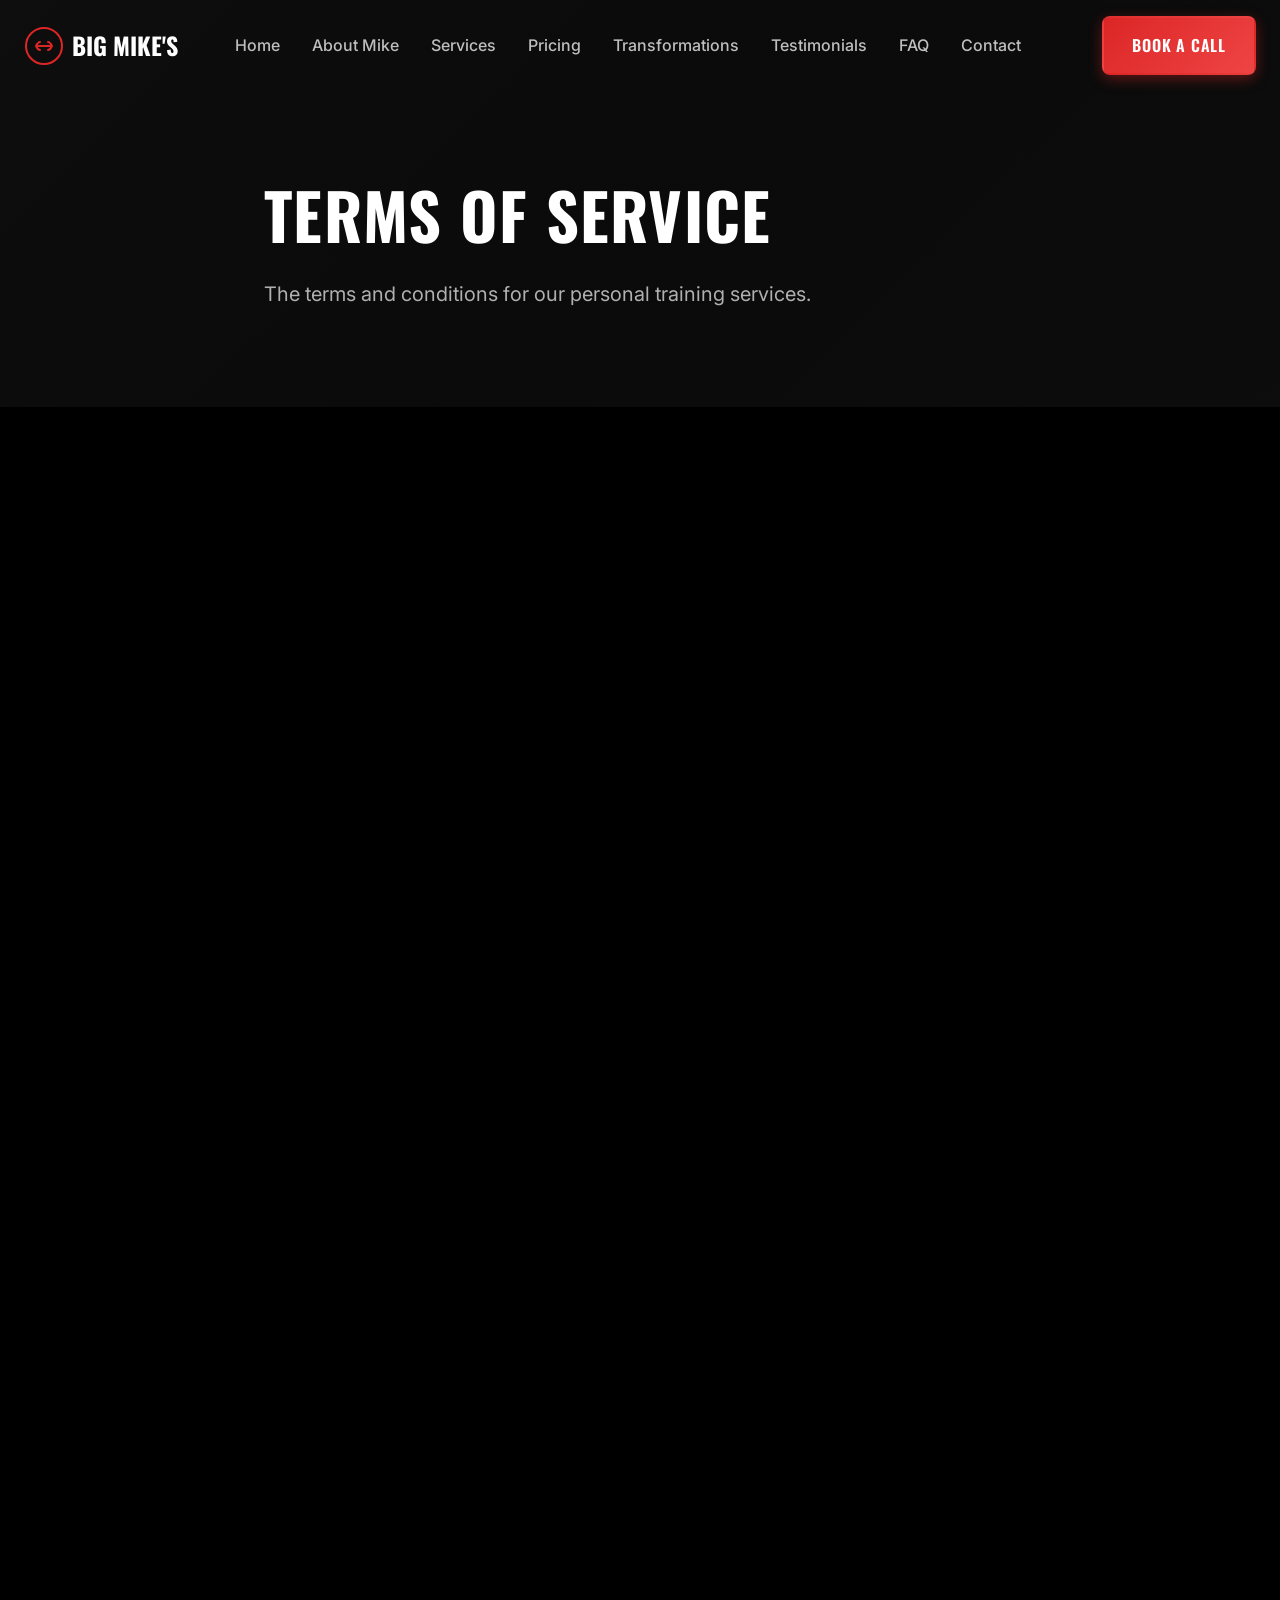
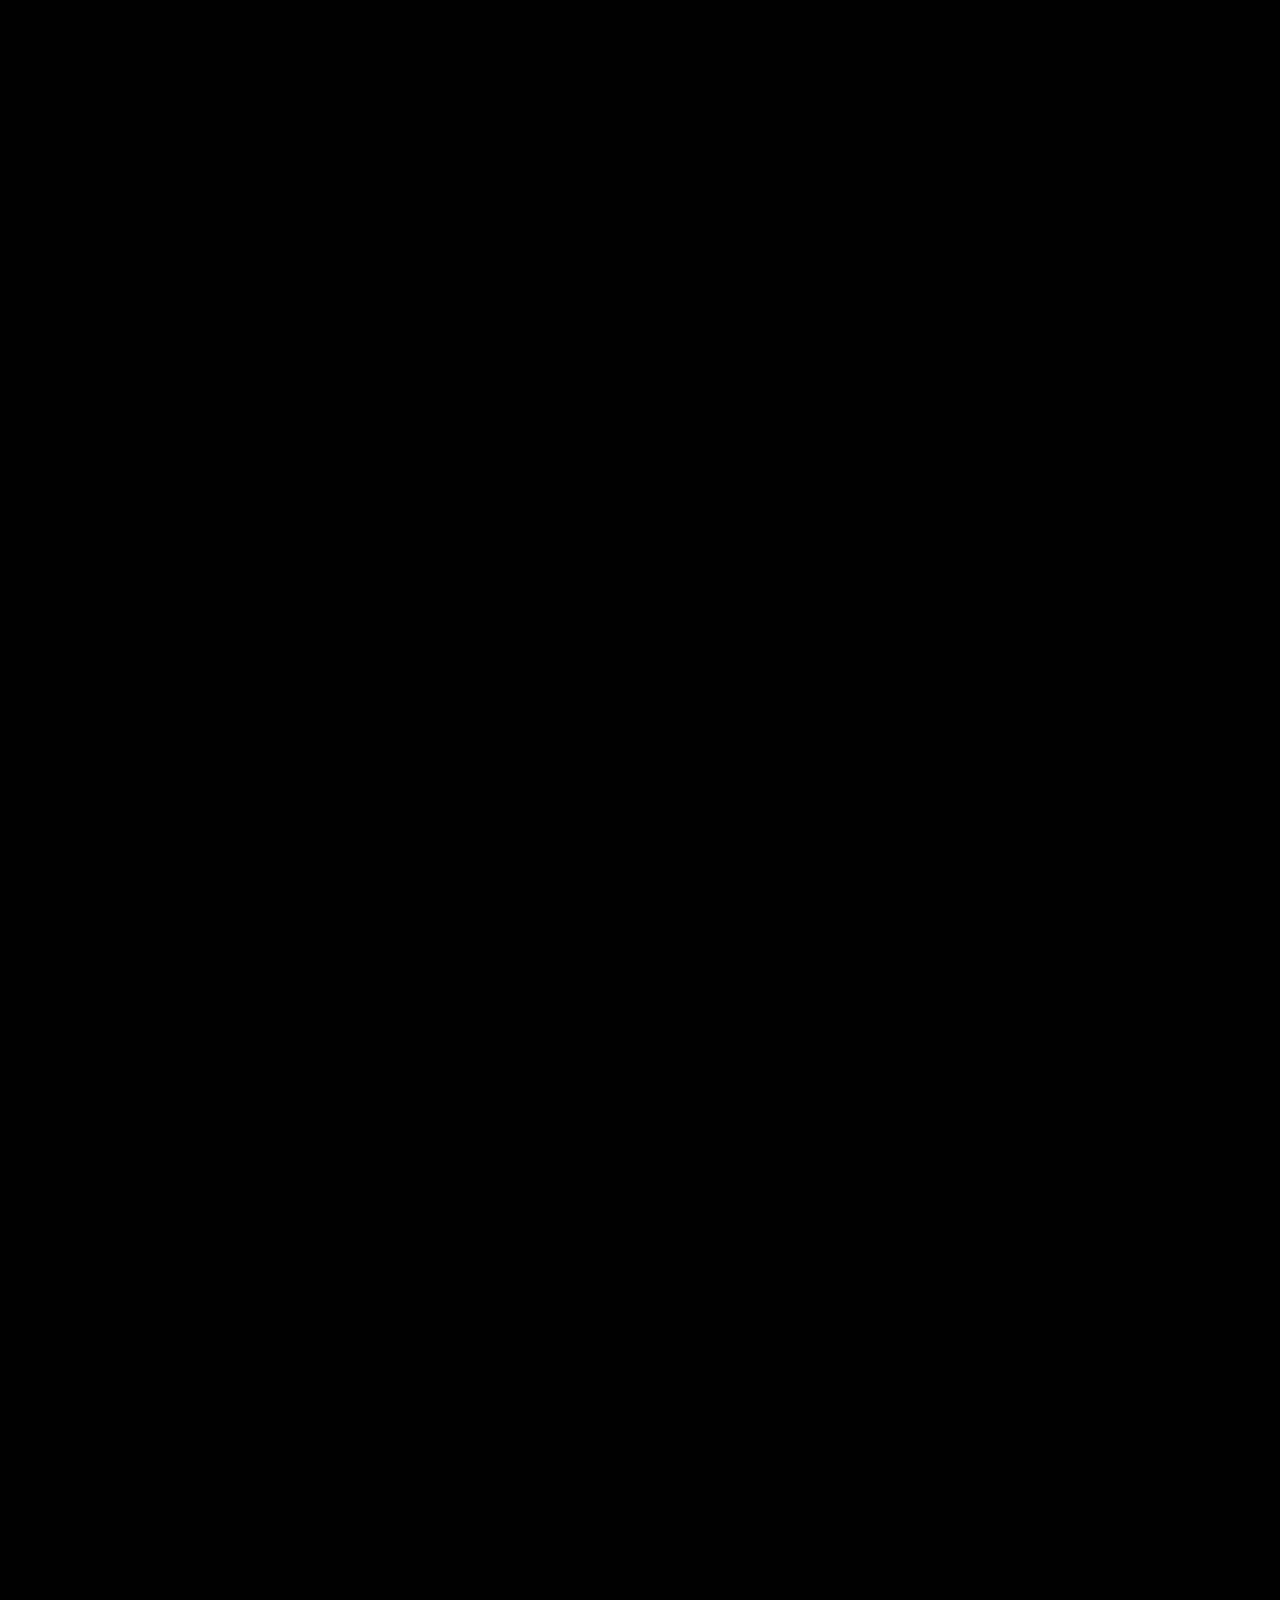
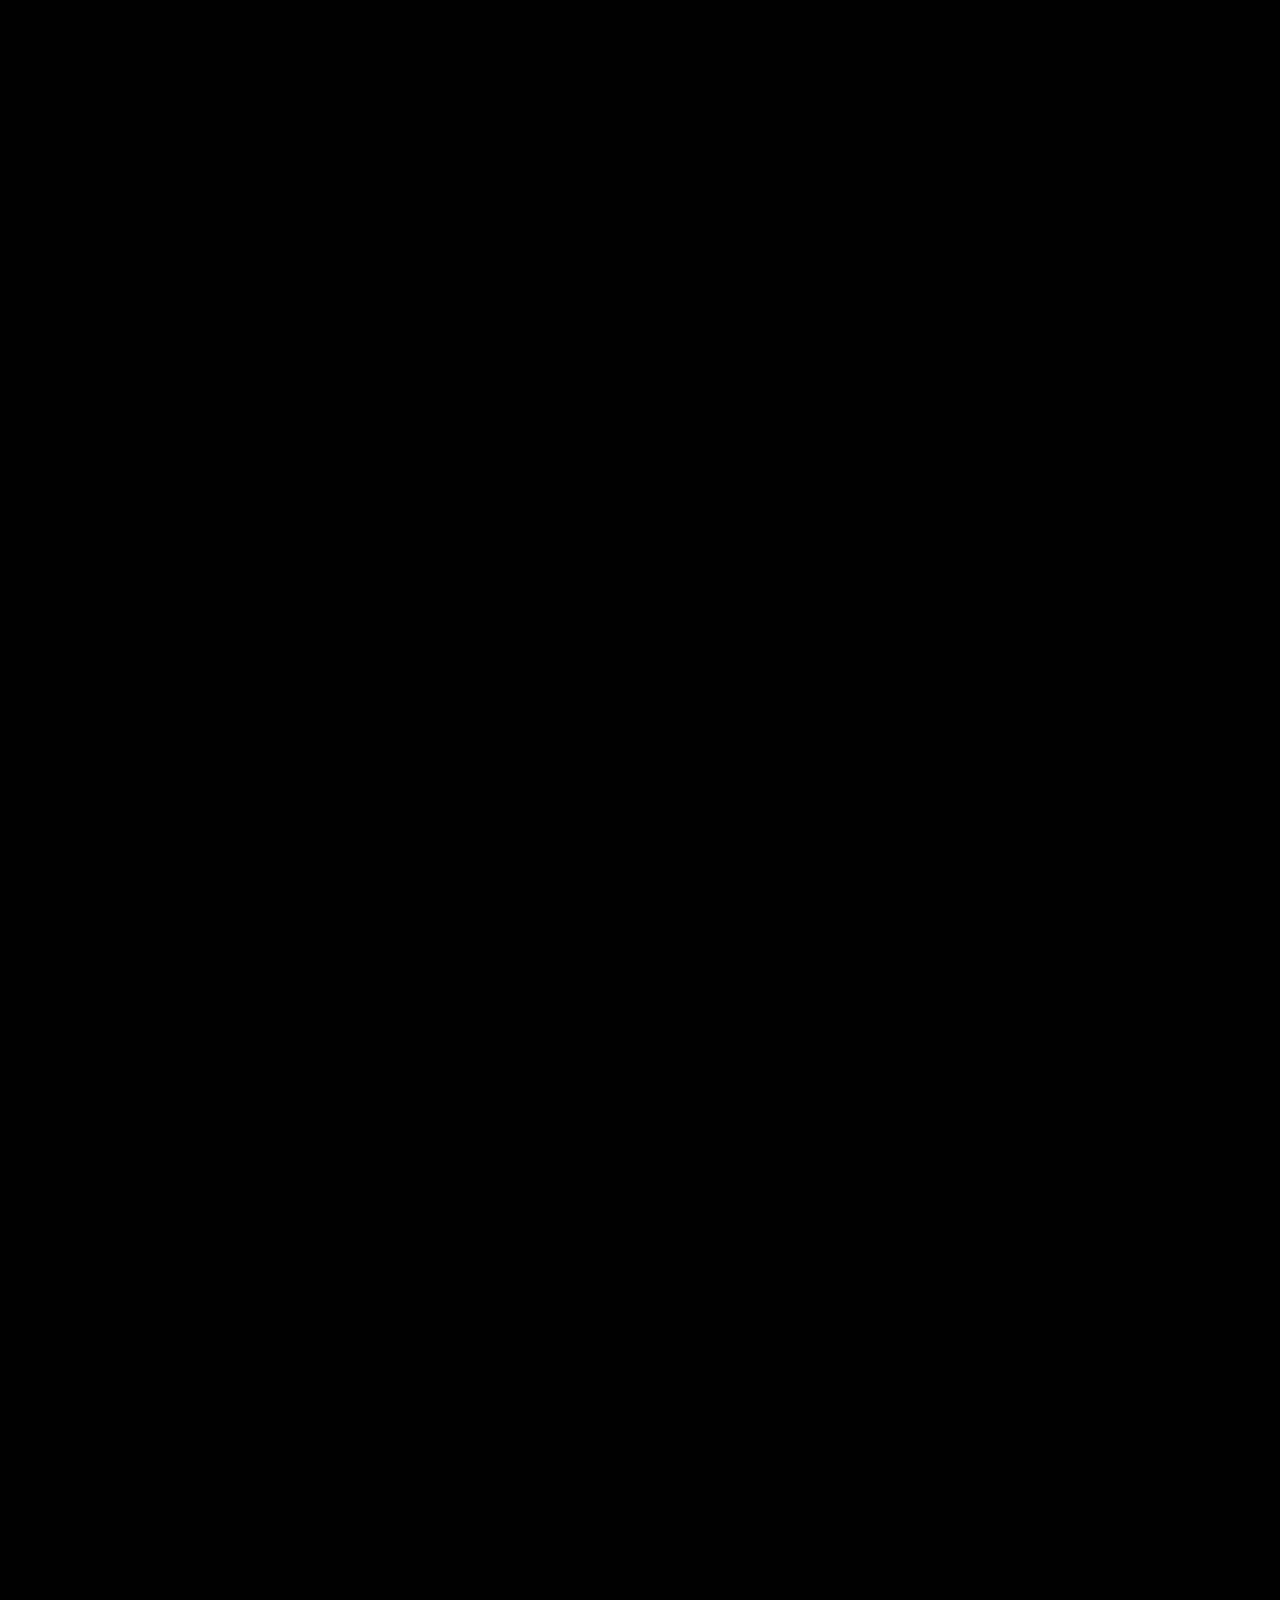
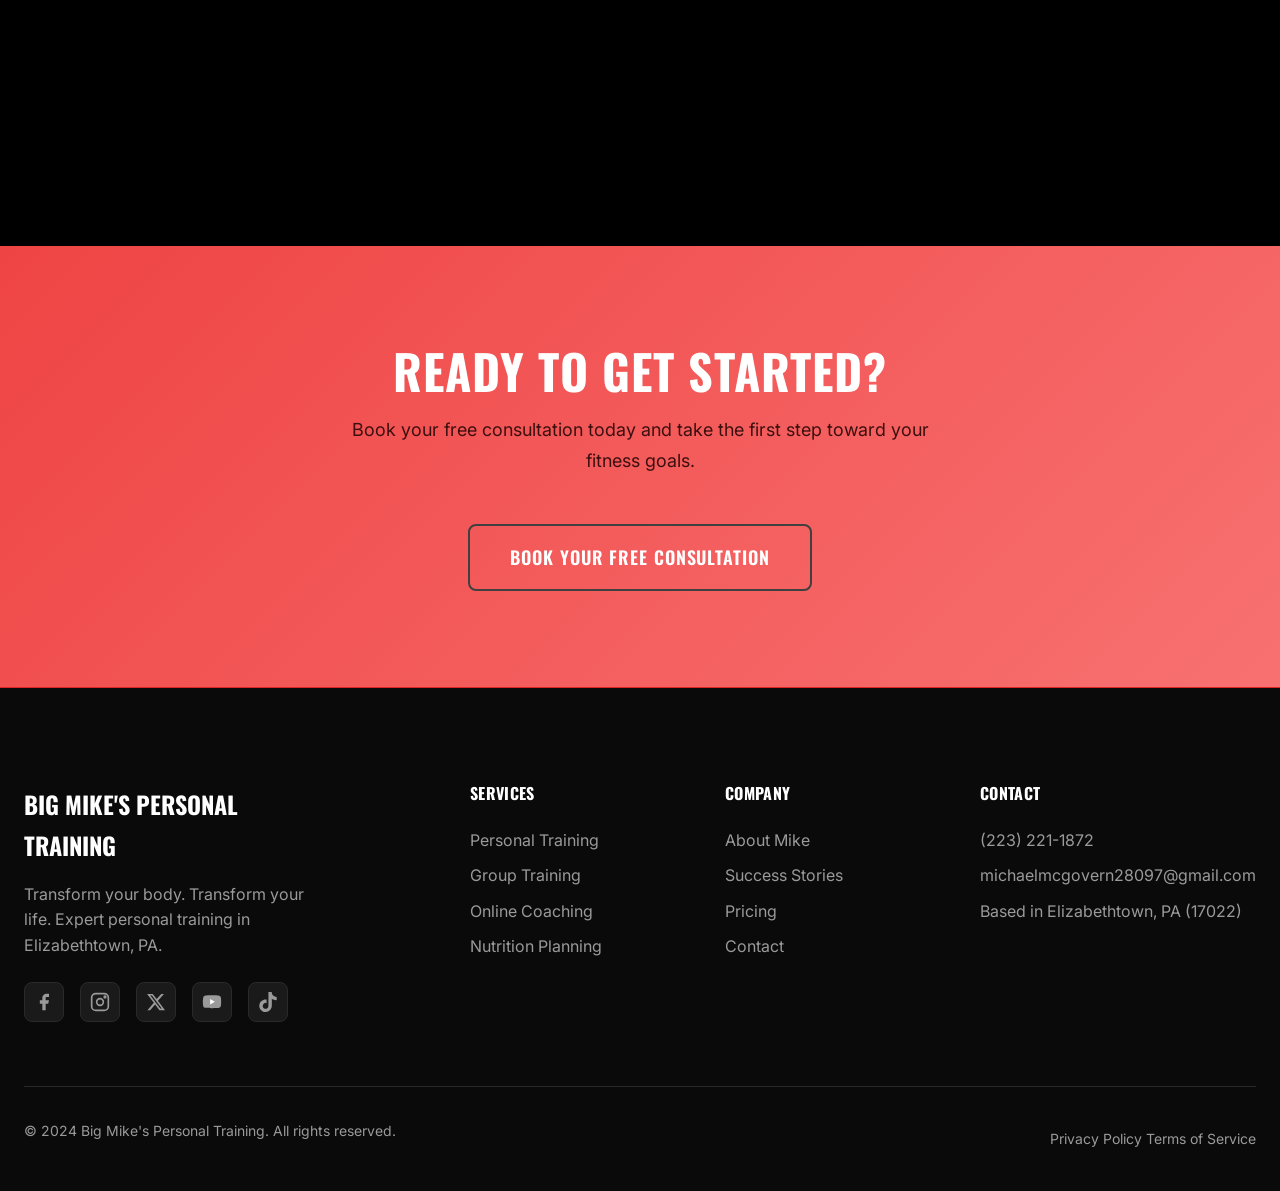
<file: terms.html>
<!DOCTYPE html>
<html lang="en">
<head>
  <meta charset="UTF-8">
  <meta name="viewport" content="width=device-width, initial-scale=1.0">
  <meta name="description" content="Terms of Service for Big Mike's Personal Training. Review our policies on booking, cancellations, payments, and liability.">
  <title>Terms of Service | Big Mike's Personal Training</title>

  <!-- Fonts -->
  <link rel="preconnect" href="https://fonts.googleapis.com">
  <link rel="preconnect" href="https://fonts.gstatic.com" crossorigin>
  <link href="https://fonts.googleapis.com/css2?family=Inter:wght@400;500;600;700&family=Oswald:wght@400;500;600;700&display=swap" rel="stylesheet">

  <!-- Styles -->
  <link rel="stylesheet" href="css/main.css">

  <style>
    .policy-content {
      max-width: 800px;
      margin: 0 auto;
    }
    .policy-content h2 {
      margin-top: var(--space-2xl);
      margin-bottom: var(--space-md);
      font-size: 1.5rem;
    }
    .policy-content h3 {
      margin-top: var(--space-xl);
      margin-bottom: var(--space-sm);
      font-size: 1.25rem;
    }
    .policy-content p,
    .policy-content ul {
      margin-bottom: var(--space-md);
      line-height: 1.7;
    }
    .policy-content ul {
      padding-left: var(--space-xl);
    }
    .policy-content li {
      margin-bottom: var(--space-sm);
    }
    .policy-date {
      color: var(--steel-400);
      font-size: 0.875rem;
      margin-bottom: var(--space-xl);
    }
    .highlight-box {
      background: var(--steel-800);
      border-left: 4px solid var(--primary-500);
      padding: var(--space-lg);
      margin: var(--space-lg) 0;
      border-radius: var(--radius-md);
    }
  </style>
</head>
<body>
  <!-- Header -->
  <header class="header" id="header">
    <nav class="nav container">
      <a href="index.html" class="nav__logo">
        <svg width="40" height="40" viewBox="0 0 40 40" fill="none" xmlns="http://www.w3.org/2000/svg">
          <circle cx="20" cy="20" r="18" stroke="currentColor" stroke-width="2"/>
          <path d="M12 20H28M12 20C12 20 14 16 16 16M12 20C12 20 14 24 16 24M28 20C28 20 26 16 24 16M28 20C28 20 26 24 24 24" stroke="currentColor" stroke-width="2" stroke-linecap="round"/>
        </svg>
        Big Mike's
      </a>

      <ul class="nav__menu" id="nav-menu">
        <li><a href="index.html" class="nav__link">Home</a></li>
        <li><a href="about.html" class="nav__link">About Mike</a></li>
        <li><a href="services.html" class="nav__link">Services</a></li>
        <li><a href="pricing.html" class="nav__link">Pricing</a></li>
        <li><a href="transformations.html" class="nav__link">Transformations</a></li>
        <li><a href="testimonials.html" class="nav__link">Testimonials</a></li>
        <li><a href="faq.html" class="nav__link">FAQ</a></li>
        <li><a href="contact.html" class="nav__link">Contact</a></li>
      </ul>

      <a href="booking.html" class="btn btn--primary nav__cta">Book a Call</a>

      <button class="nav__toggle" id="nav-toggle" aria-label="Toggle navigation">
        <span></span>
        <span></span>
        <span></span>
      </button>
    </nav>
  </header>

  <main id="main">
    <!-- Hero Section -->
    <section class="hero" style="min-height: 40vh;">
      <div class="hero__overlay"></div>
      <div class="container hero__content">
        <h1 class="hero__title">Terms of Service</h1>
        <p class="hero__description">
          The terms and conditions for our personal training services.
        </p>
      </div>
    </section>

    <!-- Terms Content -->
    <section class="section">
      <div class="container">
        <div class="policy-content" data-animate>
          <p class="policy-date">Last Updated: January 8, 2026</p>

          <p>
            Welcome to Big Mike's Personal Training. By booking sessions, using our services, or accessing our website, you agree to these Terms of Service. Please read them carefully.
          </p>

          <h2>Services Provided</h2>
          <p>
            Big Mike's Personal Training provides personal fitness training services, including:
          </p>
          <ul>
            <li>One-on-one personal training sessions</li>
            <li>Group training sessions</li>
            <li>Online coaching and programming</li>
            <li>Nutrition guidance and meal planning support</li>
            <li>Fitness assessments and goal setting</li>
          </ul>
          <p>
            Services are provided in the Elizabethtown, PA area (17022) for in-person training, with online coaching available nationwide.
          </p>

          <h2>Booking and Scheduling</h2>

          <h3>Free Consultation</h3>
          <p>
            Your first consultation is free with no obligation. This allows us to discuss your goals, assess your needs, and determine if we're a good fit for working together.
          </p>

          <h3>Session Scheduling</h3>
          <p>
            Sessions are scheduled in advance through direct communication or our online booking system. We will work together to find times that fit your schedule.
          </p>

          <h3>Cancellation Policy</h3>
          <div class="highlight-box">
            <p style="margin-bottom: 0;">
              <strong>24-Hour Notice Required:</strong> Please provide at least 24 hours' notice if you need to cancel or reschedule a session. Sessions cancelled with less than 24 hours' notice may be charged in full or deducted from your package.
            </p>
          </div>
          <p>
            Exceptions may be made for emergencies or illness on a case-by-case basis. Please communicate with us as soon as possible if circumstances arise.
          </p>

          <h3>Sessions Never Expire</h3>
          <p>
            When you purchase a training package, your sessions never expire. Life happens, and we understand that you may need to pause your training. Your purchased sessions will always be available when you're ready to use them.
          </p>

          <h2>Payment Terms</h2>

          <h3>Pricing</h3>
          <p>
            Current pricing is available on our <a href="pricing.html" style="color: var(--primary-500);">Pricing page</a>. Prices are subject to change, but any changes will not affect sessions already purchased.
          </p>

          <h3>Payment Methods</h3>
          <p>
            We accept various payment methods including cash, check, Venmo, PayPal, and credit cards. Payment details will be discussed during your consultation.
          </p>

          <h3>Package Payments</h3>
          <p>
            Training packages may be paid in full upfront or through agreed-upon payment plans. Payment terms will be confirmed before training begins.
          </p>

          <h2>Refund Policy</h2>

          <div class="highlight-box">
            <p style="margin-bottom: 0;">
              <strong>First Session Guarantee:</strong> If you're not completely satisfied after your first paid training session, we'll refund your money - no questions asked. We want you to feel confident that this is the right fit for you.
            </p>
          </div>

          <p>
            For multi-session packages, unused sessions may be refunded on a prorated basis at our discretion. Please discuss any concerns with us directly.
          </p>

          <h2>Health and Safety</h2>

          <h3>Medical Clearance</h3>
          <p>
            Before beginning any exercise program, you should consult with your physician or healthcare provider, especially if you:
          </p>
          <ul>
            <li>Have any chronic health conditions</li>
            <li>Have a history of heart disease or high blood pressure</li>
            <li>Are pregnant or postpartum</li>
            <li>Have any injuries or physical limitations</li>
            <li>Are over 40 and have been inactive</li>
          </ul>

          <h3>Honest Communication</h3>
          <p>
            You agree to honestly disclose any health conditions, injuries, or limitations that may affect your ability to exercise safely. You also agree to inform us immediately if you experience any pain, discomfort, or unusual symptoms during training.
          </p>

          <h2>Assumption of Risk and Liability</h2>

          <div class="highlight-box">
            <p>
              <strong>Important:</strong> Physical exercise carries inherent risks. By participating in personal training services, you acknowledge and accept these risks.
            </p>
          </div>

          <p>
            You understand that:
          </p>
          <ul>
            <li>Exercise involves risk of injury, including but not limited to muscle strains, sprains, fractures, and cardiovascular events</li>
            <li>You are voluntarily participating in physical activity</li>
            <li>You are physically able to participate in exercise activities</li>
            <li>You will follow safety instructions provided during training</li>
          </ul>

          <p>
            Big Mike's Personal Training is not liable for any injuries, damages, or losses that may occur during or as a result of training sessions, except in cases of gross negligence. You agree to release, waive, and discharge Big Mike's Personal Training from any claims arising from your participation in training services.
          </p>

          <h2>Client Responsibilities</h2>
          <p>As a client, you agree to:</p>
          <ul>
            <li>Arrive on time for scheduled sessions</li>
            <li>Wear appropriate workout attire and footwear</li>
            <li>Stay hydrated and properly nourished before sessions</li>
            <li>Communicate openly about your comfort level and any concerns</li>
            <li>Follow the guidance and instructions provided during training</li>
            <li>Respect cancellation policies</li>
          </ul>

          <h2>Intellectual Property</h2>
          <p>
            Training programs, workout plans, and materials provided to you are for your personal use only. You may not distribute, sell, or share these materials without written permission.
          </p>

          <h2>Photography and Testimonials</h2>
          <p>
            With your consent, we may use progress photos, testimonials, or success stories for marketing purposes. You will always be asked for permission before any photos or statements are used publicly.
          </p>

          <h2>Termination</h2>
          <p>
            Either party may terminate the training relationship at any time. If you wish to discontinue services, please let us know. Any unused sessions from prepaid packages will be handled according to our refund policy.
          </p>

          <h2>Changes to Terms</h2>
          <p>
            We reserve the right to update these Terms of Service at any time. Changes will be posted on this page with an updated date. Continued use of our services after changes are posted constitutes acceptance of the new terms.
          </p>

          <h2>Governing Law</h2>
          <p>
            These Terms of Service are governed by the laws of the Commonwealth of Pennsylvania. Any disputes will be resolved in the courts of Lancaster County, Pennsylvania.
          </p>

          <h2>Contact Information</h2>
          <p>If you have any questions about these Terms of Service, please contact us:</p>
          <ul>
            <li><strong>Business:</strong> Big Mike's Personal Training</li>
            <li><strong>Owner:</strong> Mike McGovern</li>
            <li><strong>Email:</strong> <a href="mailto:michaelmcgovern28097@gmail.com" style="color: var(--primary-500);">michaelmcgovern28097@gmail.com</a></li>
            <li><strong>Phone:</strong> <a href="tel:+12232211872" style="color: var(--primary-500);">(223) 221-1872</a></li>
            <li><strong>Location:</strong> Elizabethtown, PA 17022</li>
          </ul>
        </div>
      </div>
    </section>

    <!-- CTA Section -->
    <section class="section" style="background: linear-gradient(135deg, var(--primary-600), var(--primary-700));">
      <div class="container text-center">
        <h2 style="color: #FFFFFF; margin-bottom: var(--space-md);">Ready to Get Started?</h2>
        <p style="color: var(--primary-100); max-width: 600px; margin: 0 auto var(--space-2xl); font-size: 1.125rem;">
          Book your free consultation today and take the first step toward your fitness goals.
        </p>
        <a href="booking.html" class="btn btn--secondary btn--lg">Book Your Free Consultation</a>
      </div>
    </section>
  </main>

  <!-- Footer -->
  <footer class="footer">
    <div class="container">
      <div class="footer__grid">
        <div class="footer__brand">
          <a href="index.html" class="footer__logo">Big Mike's Personal Training</a>
          <p class="footer__tagline">Transform your body. Transform your life. Expert personal training in Elizabethtown, PA.</p>
          <div class="footer__social">
            <a href="https://www.facebook.com/bigmikespersonaltraining" aria-label="Facebook" target="_blank" rel="noopener noreferrer">
              <svg width="20" height="20" viewBox="0 0 24 24" fill="currentColor">
                <path d="M18 2h-3a5 5 0 0 0-5 5v3H7v4h3v8h4v-8h3l1-4h-4V7a1 1 0 0 1 1-1h3z"/>
              </svg>
            </a>
            <a href="https://www.instagram.com/bigmikestraining" aria-label="Instagram" target="_blank" rel="noopener noreferrer">
              <svg width="20" height="20" viewBox="0 0 24 24" fill="none" stroke="currentColor" stroke-width="2">
                <rect x="2" y="2" width="20" height="20" rx="5"/>
                <circle cx="12" cy="12" r="4"/>
                <circle cx="18" cy="6" r="1"/>
              </svg>
            </a>
            <a href="https://x.com/ptmikemcg" aria-label="X" target="_blank" rel="noopener noreferrer">
              <svg width="20" height="20" viewBox="0 0 24 24" fill="currentColor">
                <path d="M18.244 2.25h3.308l-7.227 8.26 8.502 11.24H16.17l-5.214-6.817L4.99 21.75H1.68l7.73-8.835L1.254 2.25H8.08l4.713 6.231zm-1.161 17.52h1.833L7.084 4.126H5.117z"/>
              </svg>
            </a>
            <a href="https://www.youtube.com/@bigmikestraining" aria-label="YouTube" target="_blank" rel="noopener noreferrer">
              <svg width="20" height="20" viewBox="0 0 24 24" fill="currentColor">
                <path d="M22.54 6.42a2.78 2.78 0 0 0-1.94-2C18.88 4 12 4 12 4s-6.88 0-8.6.46a2.78 2.78 0 0 0-1.94 2A29 29 0 0 0 1 11.75a29 29 0 0 0 .46 5.33A2.78 2.78 0 0 0 3.4 19c1.72.46 8.6.46 8.6.46s6.88 0 8.6-.46a2.78 2.78 0 0 0 1.94-2 29 29 0 0 0 .46-5.25 29 29 0 0 0-.46-5.33z"/>
                <polygon points="9.75,15.02 15.5,11.75 9.75,8.48" fill="white"/>
              </svg>
            </a>
            <a href="https://www.tiktok.com/@bigmikespersonaltraining" aria-label="TikTok" target="_blank" rel="noopener noreferrer">
              <svg width="20" height="20" viewBox="0 0 24 24" fill="currentColor">
                <path d="M12.525.02c1.31-.02 2.61-.01 3.91-.02.08 1.53.63 3.09 1.75 4.17 1.12 1.11 2.7 1.62 4.24 1.79v4.03c-1.44-.05-2.89-.35-4.2-.97-.57-.26-1.1-.59-1.62-.93-.01 2.92.01 5.84-.02 8.75-.08 1.4-.54 2.79-1.35 3.94-1.31 1.92-3.58 3.17-5.91 3.21-1.43.08-2.86-.31-4.08-1.03-2.02-1.19-3.44-3.37-3.65-5.71-.02-.5-.03-1-.01-1.49.18-1.9 1.12-3.72 2.58-4.96 1.66-1.44 3.98-2.13 6.15-1.72.02 1.48-.04 2.96-.04 4.44-.99-.32-2.15-.23-3.02.37-.63.41-1.11 1.04-1.36 1.75-.21.51-.15 1.07-.14 1.61.24 1.64 1.82 3.02 3.5 2.87 1.12-.01 2.19-.66 2.77-1.61.19-.33.4-.67.41-1.06.1-1.79.06-3.57.07-5.36.01-4.03-.01-8.05.02-12.07z"/>
              </svg>
            </a>
          </div>
        </div>

        <div class="footer__column">
          <h4>Services</h4>
          <ul>
            <li><a href="services.html">Personal Training</a></li>
            <li><a href="services.html">Group Training</a></li>
            <li><a href="services.html">Online Coaching</a></li>
            <li><a href="services.html">Nutrition Planning</a></li>
          </ul>
        </div>

        <div class="footer__column">
          <h4>Company</h4>
          <ul>
            <li><a href="about.html">About Mike</a></li>
            <li><a href="testimonials.html">Success Stories</a></li>
            <li><a href="pricing.html">Pricing</a></li>
            <li><a href="contact.html">Contact</a></li>
          </ul>
        </div>

        <div class="footer__column">
          <h4>Contact</h4>
          <ul>
            <li><a href="tel:+12232211872">(223) 221-1872</a></li>
            <li><a href="mailto:michaelmcgovern28097@gmail.com">michaelmcgovern28097@gmail.com</a></li>
            <li>Based in Elizabethtown, PA (17022)</li>
          </ul>
        </div>
      </div>

      <div class="footer__bottom">
        <p>&copy; 2024 Big Mike's Personal Training. All rights reserved.</p>
        <nav>
          <a href="privacy.html">Privacy Policy</a>
          <a href="terms.html">Terms of Service</a>
        </nav>
      </div>
    </div>
  </footer>

  <script src="js/navigation.js"></script>
</body>
</html>
</file>
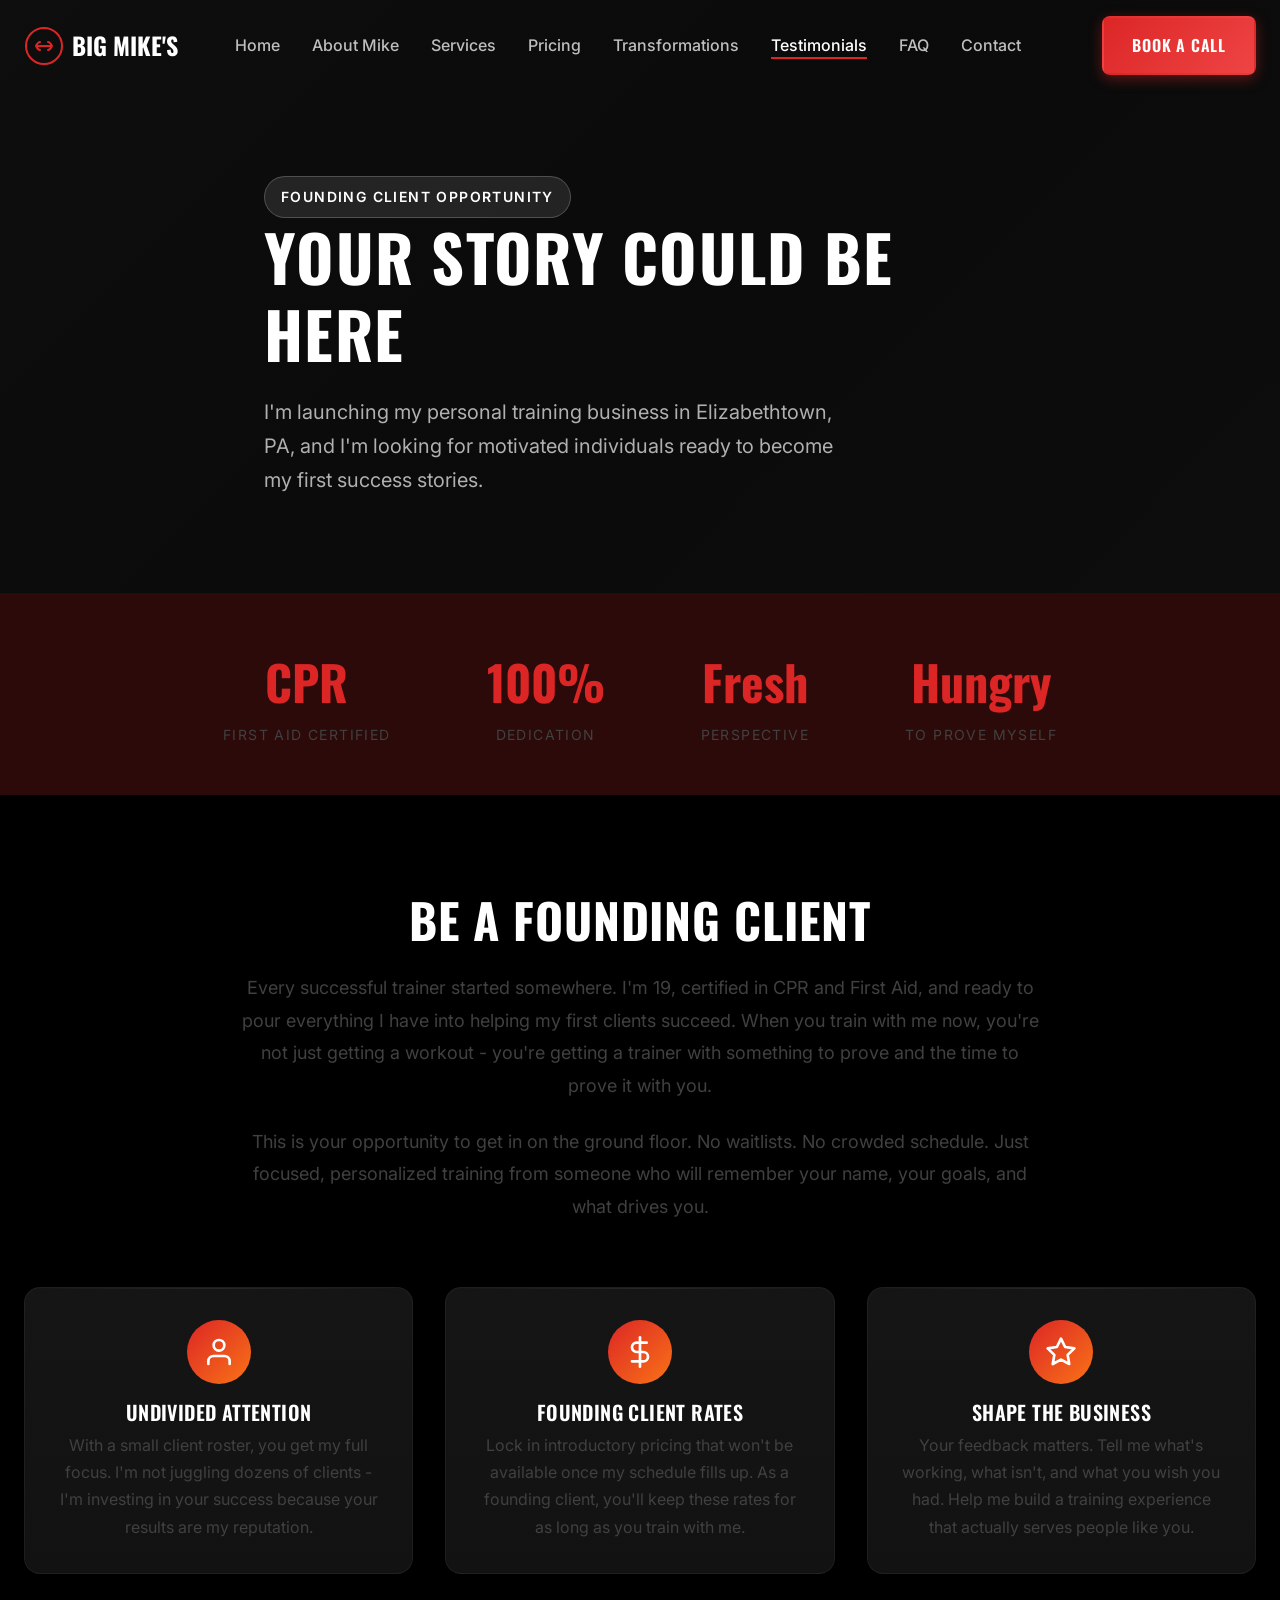
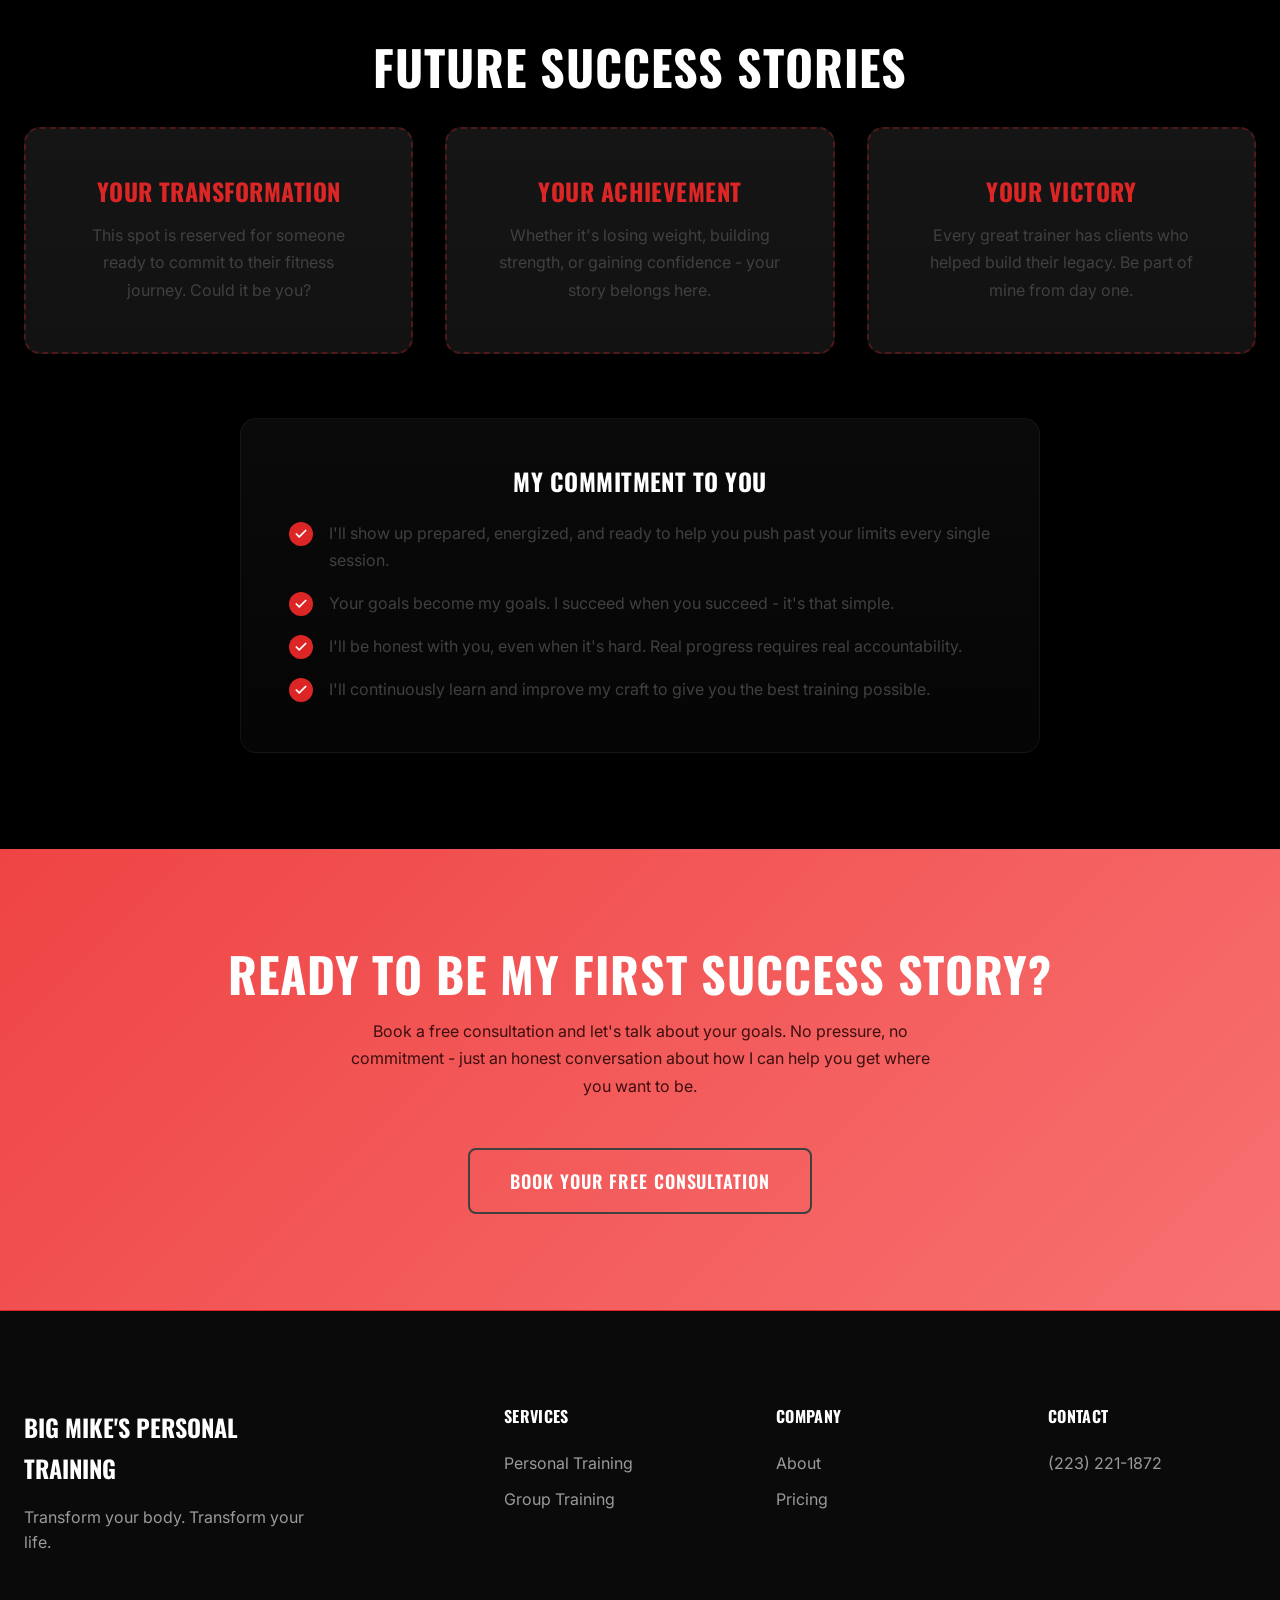
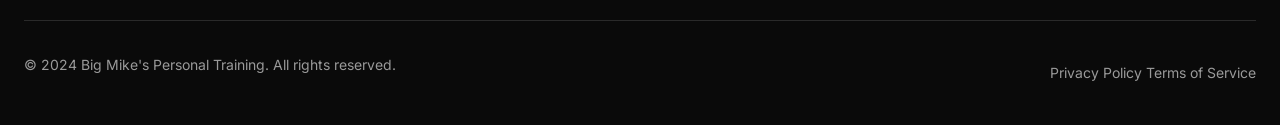
<file: testimonials.html>
<!DOCTYPE html>
<html lang="en">
<head>
  <meta charset="UTF-8">
  <meta name="viewport" content="width=device-width, initial-scale=1.0">
  <meta name="description" content="Be a founding client at Big Mike's Personal Training. Get personalized attention, founding client rates, and help shape Elizabethtown's newest personal training business.">
  <title>Be Our First Success Story | Big Mike's Personal Training</title>

  <link rel="preconnect" href="https://fonts.googleapis.com">
  <link rel="preconnect" href="https://fonts.gstatic.com" crossorigin>
  <link href="https://fonts.googleapis.com/css2?family=Inter:wght@400;500;600;700&family=Oswald:wght@400;500;600;700&display=swap" rel="stylesheet">
  <link rel="stylesheet" href="css/main.css">

  <style>
    .testimonial-card {
      background: linear-gradient(180deg, #151515 0%, #121212 100%);
      border-radius: var(--radius-xl);
      padding: var(--space-xl);
      box-shadow: 0 4px 25px rgba(0, 0, 0, 0.5);
      border: 1px solid rgba(255, 255, 255, 0.05);
      transition: all var(--transition-base);
      display: flex;
      flex-direction: column;
      position: relative;
      overflow: hidden;
    }

    .testimonial-card::before {
      content: '"';
      position: absolute;
      top: var(--space-md);
      right: var(--space-lg);
      font-family: var(--font-display);
      font-size: 4rem;
      color: rgba(220, 38, 38, 0.1);
      line-height: 1;
      pointer-events: none;
    }

    .testimonial-card::after {
      content: '';
      position: absolute;
      top: 0;
      left: 0;
      right: 0;
      height: 1px;
      background: linear-gradient(90deg, transparent, rgba(255, 255, 255, 0.08), transparent);
    }

    .testimonial-card:hover {
      transform: translateY(-5px);
      box-shadow: 0 12px 35px rgba(220, 38, 38, 0.12), 0 6px 20px rgba(0, 0, 0, 0.4);
      border-color: rgba(220, 38, 38, 0.2);
    }

    .testimonial-card__stars {
      color: var(--accent-500);
      margin-bottom: var(--space-md);
    }

    .testimonial-card__header {
      display: flex;
      align-items: center;
      gap: var(--space-md);
      margin-bottom: var(--space-md);
    }
    .testimonial-card__avatar {
      width: 60px;
      height: 60px;
      border-radius: 50%;
      background: linear-gradient(135deg, var(--primary-500), var(--accent-500));
      display: flex;
      align-items: center;
      justify-content: center;
      color: white;
      font-family: var(--font-display);
      font-size: 1.5rem;
      font-weight: 700;
    }
    .testimonial-card__name {
      font-weight: 700;
      margin-bottom: 2px;
    }
    .testimonial-card__result {
      font-size: 0.875rem;
      color: var(--primary-500);
      font-weight: 600;
    }
    .testimonial-card__rating {
      display: flex;
      gap: 4px;
      margin-bottom: var(--space-md);
    }
    .testimonial-card__quote {
      font-style: italic;
      color: var(--steel-700);
      line-height: 1.8;
    }

    /* Founding Client Styles */
    .founding-intro {
      max-width: 800px;
      margin: 0 auto var(--space-3xl);
      text-align: center;
    }

    .founding-intro__text {
      font-size: 1.125rem;
      color: var(--steel-400);
      line-height: 1.8;
      margin-bottom: var(--space-lg);
    }

    .benefit-card {
      background: linear-gradient(180deg, #151515 0%, #121212 100%);
      border-radius: var(--radius-xl);
      padding: var(--space-xl);
      box-shadow: 0 4px 25px rgba(0, 0, 0, 0.5);
      border: 1px solid rgba(255, 255, 255, 0.05);
      transition: all var(--transition-base);
      text-align: center;
      position: relative;
      overflow: hidden;
    }

    .benefit-card::after {
      content: '';
      position: absolute;
      top: 0;
      left: 0;
      right: 0;
      height: 1px;
      background: linear-gradient(90deg, transparent, rgba(255, 255, 255, 0.08), transparent);
    }

    .benefit-card:hover {
      transform: translateY(-5px);
      box-shadow: 0 12px 35px rgba(220, 38, 38, 0.12), 0 6px 20px rgba(0, 0, 0, 0.4);
      border-color: rgba(220, 38, 38, 0.2);
    }

    .benefit-card__icon {
      width: 64px;
      height: 64px;
      margin: 0 auto var(--space-md);
      background: linear-gradient(135deg, var(--primary-500), var(--accent-500));
      border-radius: 50%;
      display: flex;
      align-items: center;
      justify-content: center;
    }

    .benefit-card__icon svg {
      width: 32px;
      height: 32px;
      color: white;
    }

    .benefit-card__title {
      font-family: var(--font-display);
      font-size: 1.25rem;
      font-weight: 600;
      margin-bottom: var(--space-sm);
      color: #FFFFFF;
    }

    .benefit-card__text {
      color: var(--steel-400);
      line-height: 1.7;
    }

    .story-placeholder {
      background: linear-gradient(180deg, #151515 0%, #121212 100%);
      border-radius: var(--radius-xl);
      padding: var(--space-2xl);
      border: 2px dashed rgba(220, 38, 38, 0.3);
      text-align: center;
      transition: all var(--transition-base);
    }

    .story-placeholder:hover {
      border-color: rgba(220, 38, 38, 0.5);
      background: linear-gradient(180deg, #1a1a1a 0%, #151515 100%);
    }

    .story-placeholder__title {
      font-family: var(--font-display);
      font-size: 1.5rem;
      color: var(--primary-500);
      margin-bottom: var(--space-md);
    }

    .story-placeholder__text {
      color: var(--steel-400);
      max-width: 500px;
      margin: 0 auto;
      line-height: 1.7;
    }

    .commitment-section {
      background: linear-gradient(180deg, #0a0a0a 0%, #050505 100%);
      border-radius: var(--radius-xl);
      padding: var(--space-2xl);
      border: 1px solid rgba(255, 255, 255, 0.05);
      max-width: 800px;
      margin: var(--space-3xl) auto 0;
    }

    .commitment-section__title {
      font-family: var(--font-display);
      font-size: 1.5rem;
      margin-bottom: var(--space-lg);
      text-align: center;
    }

    .commitment-list {
      display: flex;
      flex-direction: column;
      gap: var(--space-md);
    }

    .commitment-list__item {
      display: flex;
      align-items: flex-start;
      gap: var(--space-md);
      color: var(--steel-400);
    }

    .commitment-list__check {
      width: 24px;
      height: 24px;
      min-width: 24px;
      background: var(--primary-500);
      border-radius: 50%;
      display: flex;
      align-items: center;
      justify-content: center;
      margin-top: 2px;
    }

    .commitment-list__check svg {
      width: 14px;
      height: 14px;
      color: white;
    }
  </style>
</head>
<body>
  <!-- Header -->
  <header class="header" id="header">
    <nav class="nav container">
      <a href="index.html" class="nav__logo">
        <svg width="40" height="40" viewBox="0 0 40 40" fill="none"><circle cx="20" cy="20" r="18" stroke="currentColor" stroke-width="2"/><path d="M12 20H28M12 20C12 20 14 16 16 16M12 20C12 20 14 24 16 24M28 20C28 20 26 16 24 16M28 20C28 20 26 24 24 24" stroke="currentColor" stroke-width="2" stroke-linecap="round"/></svg>
        Big Mike's
      </a>
      <ul class="nav__menu" id="nav-menu">
        <li><a href="index.html" class="nav__link">Home</a></li>
        <li><a href="about.html" class="nav__link">About Mike</a></li>
        <li><a href="services.html" class="nav__link">Services</a></li>
        <li><a href="pricing.html" class="nav__link">Pricing</a></li>
        <li><a href="transformations.html" class="nav__link">Transformations</a></li>
        <li><a href="testimonials.html" class="nav__link nav__link--active">Testimonials</a></li>
        <li><a href="faq.html" class="nav__link">FAQ</a></li>
        <li><a href="contact.html" class="nav__link">Contact</a></li>
      </ul>
      <a href="booking.html" class="btn btn--primary nav__cta">Book a Call</a>
      <button class="nav__toggle" id="nav-toggle" aria-label="Toggle navigation"><span></span><span></span><span></span></button>
    </nav>
  </header>

  <main id="main">
    <!-- Hero -->
    <section class="hero" style="min-height: 60vh;">
      <div class="hero__overlay"></div>
      <div class="container hero__content">
        <span class="badge badge--dark">Founding Client Opportunity</span>
        <h1 class="hero__title">Your Story Could Be Here</h1>
        <p class="hero__description">I'm launching my personal training business in Elizabethtown, PA, and I'm looking for motivated individuals ready to become my first success stories.</p>
      </div>
    </section>

    <!-- Stats -->
    <section class="section section--dark" style="padding: var(--space-2xl) 0;">
      <div class="container">
        <div style="display: flex; justify-content: center; gap: var(--space-4xl); flex-wrap: wrap;">
          <div class="text-center">
            <div style="font-family: var(--font-display); font-size: 3rem; font-weight: 700; color: var(--primary-500);">CPR</div>
            <div style="color: var(--steel-400); text-transform: uppercase; letter-spacing: 0.1em; font-size: 0.875rem;">First Aid Certified</div>
          </div>
          <div class="text-center">
            <div style="font-family: var(--font-display); font-size: 3rem; font-weight: 700; color: var(--primary-500);">100%</div>
            <div style="color: var(--steel-400); text-transform: uppercase; letter-spacing: 0.1em; font-size: 0.875rem;">Dedication</div>
          </div>
          <div class="text-center">
            <div style="font-family: var(--font-display); font-size: 3rem; font-weight: 700; color: var(--primary-500);">Fresh</div>
            <div style="color: var(--steel-400); text-transform: uppercase; letter-spacing: 0.1em; font-size: 0.875rem;">Perspective</div>
          </div>
          <div class="text-center">
            <div style="font-family: var(--font-display); font-size: 3rem; font-weight: 700; color: var(--primary-500);">Hungry</div>
            <div style="color: var(--steel-400); text-transform: uppercase; letter-spacing: 0.1em; font-size: 0.875rem;">To Prove Myself</div>
          </div>
        </div>
      </div>
    </section>

    <!-- Founding Client Introduction -->
    <section class="section">
      <div class="container">
        <div class="founding-intro" data-animate>
          <h2 style="margin-bottom: var(--space-lg);">Be a Founding Client</h2>
          <p class="founding-intro__text">
            Every successful trainer started somewhere. I'm 19, certified in CPR and First Aid, and ready to pour everything I have into helping my first clients succeed. When you train with me now, you're not just getting a workout - you're getting a trainer with something to prove and the time to prove it with you.
          </p>
          <p class="founding-intro__text">
            This is your opportunity to get in on the ground floor. No waitlists. No crowded schedule. Just focused, personalized training from someone who will remember your name, your goals, and what drives you.
          </p>
        </div>

        <!-- Benefits Grid -->
        <div class="grid grid--3">
          <!-- Benefit 1 -->
          <article class="benefit-card" data-animate>
            <div class="benefit-card__icon">
              <svg viewBox="0 0 24 24" fill="none" stroke="currentColor" stroke-width="2" stroke-linecap="round" stroke-linejoin="round">
                <path d="M20 21v-2a4 4 0 0 0-4-4H8a4 4 0 0 0-4 4v2"></path>
                <circle cx="12" cy="7" r="4"></circle>
              </svg>
            </div>
            <h3 class="benefit-card__title">Undivided Attention</h3>
            <p class="benefit-card__text">
              With a small client roster, you get my full focus. I'm not juggling dozens of clients - I'm investing in your success because your results are my reputation.
            </p>
          </article>

          <!-- Benefit 2 -->
          <article class="benefit-card" data-animate>
            <div class="benefit-card__icon">
              <svg viewBox="0 0 24 24" fill="none" stroke="currentColor" stroke-width="2" stroke-linecap="round" stroke-linejoin="round">
                <line x1="12" y1="1" x2="12" y2="23"></line>
                <path d="M17 5H9.5a3.5 3.5 0 0 0 0 7h5a3.5 3.5 0 0 1 0 7H6"></path>
              </svg>
            </div>
            <h3 class="benefit-card__title">Founding Client Rates</h3>
            <p class="benefit-card__text">
              Lock in introductory pricing that won't be available once my schedule fills up. As a founding client, you'll keep these rates for as long as you train with me.
            </p>
          </article>

          <!-- Benefit 3 -->
          <article class="benefit-card" data-animate>
            <div class="benefit-card__icon">
              <svg viewBox="0 0 24 24" fill="none" stroke="currentColor" stroke-width="2" stroke-linecap="round" stroke-linejoin="round">
                <polygon points="12 2 15.09 8.26 22 9.27 17 14.14 18.18 21.02 12 17.77 5.82 21.02 7 14.14 2 9.27 8.91 8.26 12 2"></polygon>
              </svg>
            </div>
            <h3 class="benefit-card__title">Shape the Business</h3>
            <p class="benefit-card__text">
              Your feedback matters. Tell me what's working, what isn't, and what you wish you had. Help me build a training experience that actually serves people like you.
            </p>
          </article>
        </div>

        <!-- Story Placeholders -->
        <div style="margin-top: var(--space-3xl);">
          <h2 class="text-center" style="margin-bottom: var(--space-xl);">Future Success Stories</h2>
          <div class="grid grid--3">
            <div class="story-placeholder" data-animate>
              <h3 class="story-placeholder__title">Your Transformation</h3>
              <p class="story-placeholder__text">This spot is reserved for someone ready to commit to their fitness journey. Could it be you?</p>
            </div>
            <div class="story-placeholder" data-animate>
              <h3 class="story-placeholder__title">Your Achievement</h3>
              <p class="story-placeholder__text">Whether it's losing weight, building strength, or gaining confidence - your story belongs here.</p>
            </div>
            <div class="story-placeholder" data-animate>
              <h3 class="story-placeholder__title">Your Victory</h3>
              <p class="story-placeholder__text">Every great trainer has clients who helped build their legacy. Be part of mine from day one.</p>
            </div>
          </div>
        </div>

        <!-- My Commitment -->
        <div class="commitment-section" data-animate>
          <h3 class="commitment-section__title">My Commitment to You</h3>
          <div class="commitment-list">
            <div class="commitment-list__item">
              <div class="commitment-list__check">
                <svg viewBox="0 0 24 24" fill="none" stroke="currentColor" stroke-width="3" stroke-linecap="round" stroke-linejoin="round">
                  <polyline points="20 6 9 17 4 12"></polyline>
                </svg>
              </div>
              <span>I'll show up prepared, energized, and ready to help you push past your limits every single session.</span>
            </div>
            <div class="commitment-list__item">
              <div class="commitment-list__check">
                <svg viewBox="0 0 24 24" fill="none" stroke="currentColor" stroke-width="3" stroke-linecap="round" stroke-linejoin="round">
                  <polyline points="20 6 9 17 4 12"></polyline>
                </svg>
              </div>
              <span>Your goals become my goals. I succeed when you succeed - it's that simple.</span>
            </div>
            <div class="commitment-list__item">
              <div class="commitment-list__check">
                <svg viewBox="0 0 24 24" fill="none" stroke="currentColor" stroke-width="3" stroke-linecap="round" stroke-linejoin="round">
                  <polyline points="20 6 9 17 4 12"></polyline>
                </svg>
              </div>
              <span>I'll be honest with you, even when it's hard. Real progress requires real accountability.</span>
            </div>
            <div class="commitment-list__item">
              <div class="commitment-list__check">
                <svg viewBox="0 0 24 24" fill="none" stroke="currentColor" stroke-width="3" stroke-linecap="round" stroke-linejoin="round">
                  <polyline points="20 6 9 17 4 12"></polyline>
                </svg>
              </div>
              <span>I'll continuously learn and improve my craft to give you the best training possible.</span>
            </div>
          </div>
        </div>
      </div>
    </section>

    <!-- CTA -->
    <section class="section" style="background: linear-gradient(135deg, var(--primary-600), var(--primary-700));">
      <div class="container text-center">
        <h2 style="color: #FFFFFF; margin-bottom: var(--space-md);">Ready to Be My First Success Story?</h2>
        <p style="color: var(--primary-100); max-width: 600px; margin: 0 auto var(--space-2xl);">
          Book a free consultation and let's talk about your goals. No pressure, no commitment - just an honest conversation about how I can help you get where you want to be.
        </p>
        <a href="booking.html" class="btn btn--secondary btn--lg">Book Your Free Consultation</a>
      </div>
    </section>
  </main>

  <!-- Footer -->
  <footer class="footer">
    <div class="container">
      <div class="footer__grid">
        <div class="footer__brand">
          <a href="index.html" class="footer__logo">Big Mike's Personal Training</a>
          <p class="footer__tagline">Transform your body. Transform your life.</p>
        </div>
        <div class="footer__column"><h4>Services</h4><ul><li><a href="services.html">Personal Training</a></li><li><a href="services.html">Group Training</a></li></ul></div>
        <div class="footer__column"><h4>Company</h4><ul><li><a href="about.html">About</a></li><li><a href="pricing.html">Pricing</a></li></ul></div>
        <div class="footer__column"><h4>Contact</h4><ul><li><a href="tel:+12232211872">(223) 221-1872</a></li></ul></div>
      </div>
      <div class="footer__bottom">
        <p>&copy; 2024 Big Mike's Personal Training. All rights reserved.</p>
        <nav>
          <a href="privacy.html">Privacy Policy</a>
          <a href="terms.html">Terms of Service</a>
        </nav>
      </div>
    </div>
  </footer>

  <script src="js/navigation.js"></script>
  <script src="js/main.js"></script>
</body>
</html>
</file>
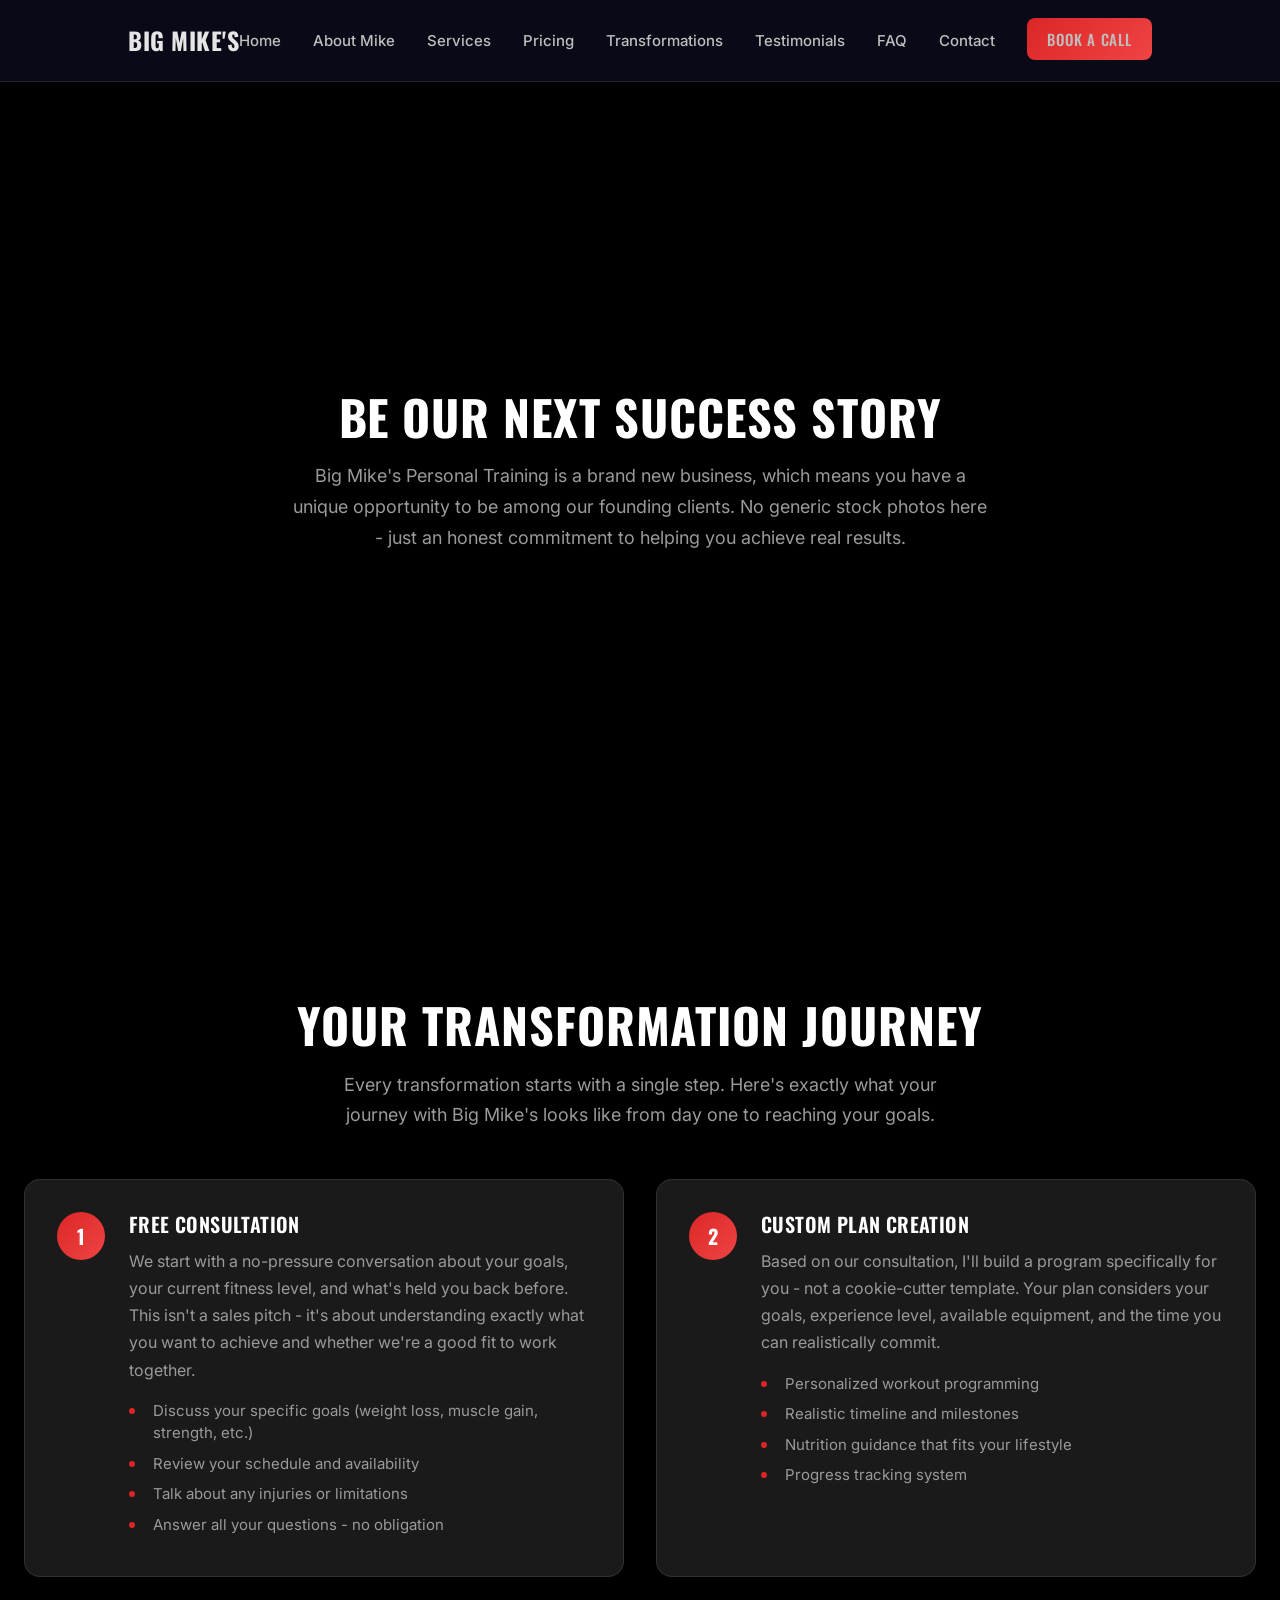
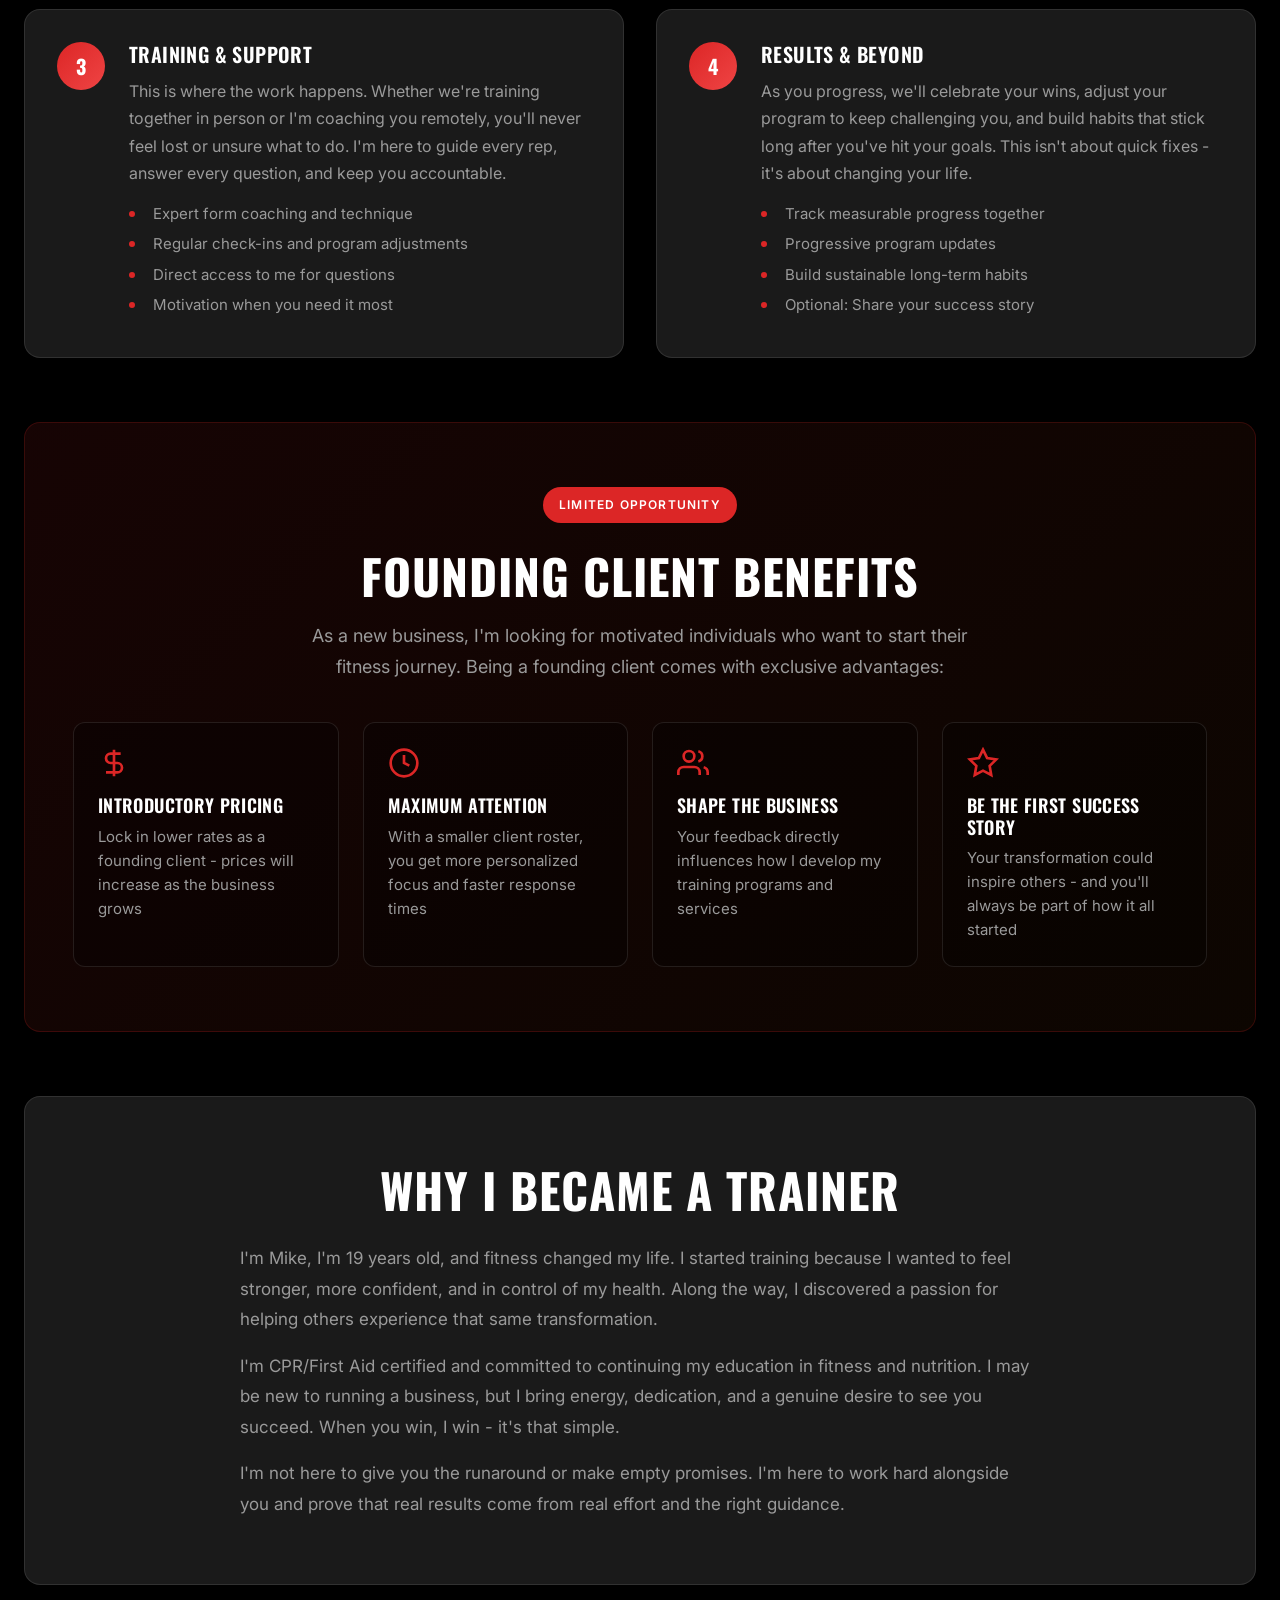
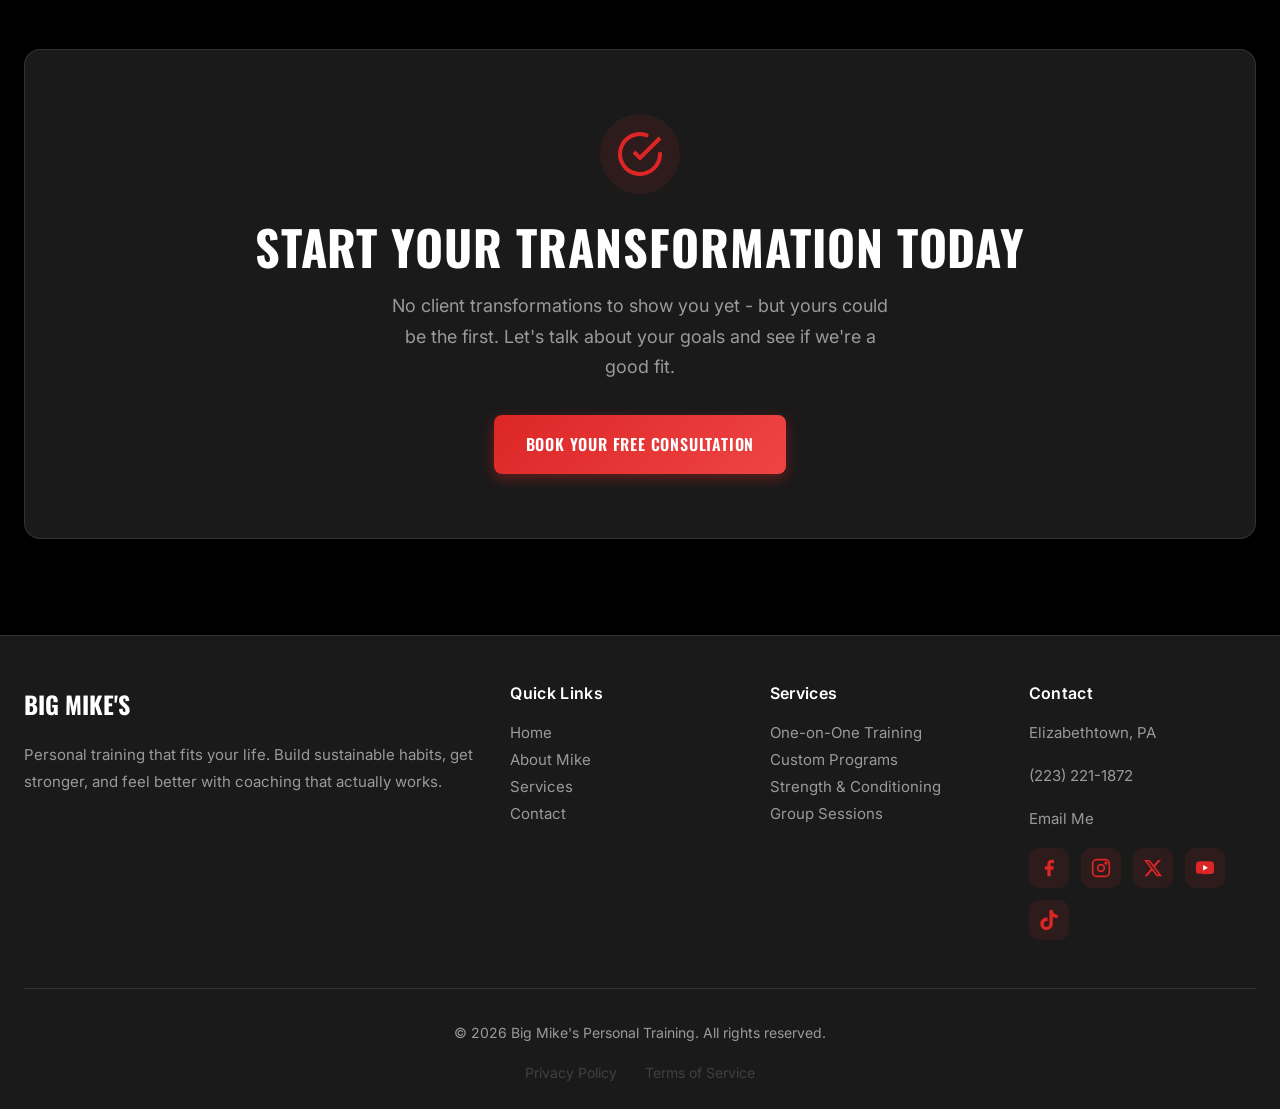
<file: transformations.html>
<!DOCTYPE html>
<html lang="en">
<head>
    <meta charset="UTF-8">
    <meta name="viewport" content="width=device-width, initial-scale=1.0">
    <title>Start Your Transformation - Big Mike's Personal Training</title>
    <meta name="description" content="Be among the first to transform with Big Mike's Personal Training. Founding client benefits, personalized programs, and dedicated support in Elizabethtown, PA.">

    <!-- Favicon -->
    <link rel="icon" href="favicon.svg" type="image/svg+xml">
    <link rel="apple-touch-icon" href="favicon.svg">

    <!-- Open Graph -->
    <meta property="og:type" content="website">
    <meta property="og:title" content="Start Your Transformation - Big Mike's Personal Training">
    <meta property="og:description" content="Be among the first to transform with Big Mike's Personal Training. Founding client benefits and personalized programs.">
    <meta property="og:url" content="https://bigmikespersonaltraining.com/transformations.html">

    <!-- Google Fonts -->
    <link rel="preconnect" href="https://fonts.googleapis.com">
    <link rel="preconnect" href="https://fonts.gstatic.com" crossorigin>
    <link href="https://fonts.googleapis.com/css2?family=Oswald:wght@400;500;600;700&family=Inter:wght@400;500;600;700&display=swap" rel="stylesheet">

    <!-- Main Stylesheet -->
    <link rel="stylesheet" href="css/main.css">

    <style>
        /* ==========================================================================
           Transformations Page - Page-Specific Styles
           ========================================================================== */

        /* Page-specific variables */
        :root {
            --section-padding-mobile: 48px;
            --section-padding-tablet: 64px;
            --section-padding-desktop: 96px;
            --max-width: 1200px;
            --color-border: rgba(255, 255, 255, 0.1);
        }

        /* Navigation - Page-specific styling */
        .nav {
            position: fixed;
            top: 0;
            left: 0;
            right: 0;
            background: rgba(10, 10, 26, 0.9);
            backdrop-filter: blur(10px);
            -webkit-backdrop-filter: blur(10px);
            z-index: 1000;
            border-bottom: 1px solid var(--color-border);
        }

        .nav-container {
            max-width: var(--max-width);
            margin: 0 auto;
            padding: 1.25rem 1.5rem;
            display: flex;
            justify-content: space-between;
            align-items: center;
        }

        .nav-logo {
            font-family: var(--font-display);
            font-size: 1.5rem;
            color: #E5E5E5;
            font-weight: 700;
            text-transform: uppercase;
            letter-spacing: 0.02em;
            white-space: nowrap;
            overflow: hidden;
            text-overflow: ellipsis;
            max-width: 180px;
        }

        .nav-links {
            display: none;
            list-style: none;
            gap: 2rem;
            align-items: center;
        }

        .nav-links a {
            color: var(--steel-700);
            font-size: 0.9375rem;
            font-weight: 500;
            transition: color 0.2s ease;
        }

        .nav-links a:hover {
            color: #FFFFFF;
        }

        .nav-cta {
            background: linear-gradient(135deg, var(--primary-500), var(--primary-600));
            color: white;
            padding: 0.625rem 1.25rem;
            border-radius: var(--radius-md);
            font-weight: 600;
            font-family: var(--font-display);
            text-transform: uppercase;
            letter-spacing: 0.05em;
            transition: all 0.2s ease;
        }

        .nav-cta:hover {
            background: linear-gradient(135deg, var(--primary-600), var(--accent-600));
            transform: translateY(-2px);
            color: white;
        }

        /* Mobile Menu Button */
        .menu-toggle {
            display: flex;
            flex-direction: column;
            gap: 5px;
            background: transparent;
            border: none;
            cursor: pointer;
            padding: 0.5rem;
        }

        .menu-toggle span {
            display: block;
            width: 24px;
            height: 2px;
            background-color: #E5E5E5;
            transition: all 0.3s ease;
        }

        .menu-toggle.active span:nth-child(1) {
            transform: rotate(45deg) translate(6px, 6px);
        }

        .menu-toggle.active span:nth-child(2) {
            opacity: 0;
        }

        .menu-toggle.active span:nth-child(3) {
            transform: rotate(-45deg) translate(6px, -6px);
        }

        /* Mobile Menu */
        .mobile-menu {
            display: none;
            position: fixed;
            top: 73px;
            left: 0;
            right: 0;
            background: rgba(10, 10, 26, 0.98);
            backdrop-filter: blur(10px);
            -webkit-backdrop-filter: blur(10px);
            padding: 2rem 1.5rem;
            border-bottom: 1px solid var(--color-border);
        }

        .mobile-menu.active {
            display: block;
        }

        .mobile-menu ul {
            list-style: none;
            display: flex;
            flex-direction: column;
            gap: 1.5rem;
        }

        .mobile-menu a {
            color: var(--steel-700);
            font-size: 1.125rem;
            font-weight: 500;
            display: block;
            transition: color 0.2s ease;
        }

        .mobile-menu a:hover {
            color: #FFFFFF;
        }

        .mobile-menu .nav-cta {
            display: block;
            width: 100%;
            margin-top: 0.5rem;
            text-align: center;
        }

        /* Hero Section */
        .hero {
            padding-top: calc(73px + var(--section-padding-mobile));
            padding-bottom: var(--section-padding-mobile);
            text-align: center;
            opacity: 0;
            animation: fadeIn 0.6s ease forwards;
        }

        @keyframes fadeIn {
            to {
                opacity: 1;
            }
        }

        .hero h1 {
            font-size: 3rem;
            color: #FFFFFF;
            margin-bottom: 1rem;
        }

        .hero p {
            font-size: 1.125rem;
            color: var(--steel-600);
            max-width: 700px;
            margin: 0 auto 2rem;
            line-height: 1.7;
        }

        /* Transformations Grid */
        .transformations-section {
            padding: var(--section-padding-mobile) 0;
        }

        .transformations-grid {
            display: grid;
            grid-template-columns: 1fr;
            gap: 2.5rem;
            margin-bottom: var(--section-padding-mobile);
        }

        /* Transformation Card */
        .transformation-card {
            background: #1A1A1A;
            border-radius: var(--radius-xl);
            overflow: hidden;
            border: 1px solid var(--color-border);
            box-shadow: 0 4px 20px rgba(0, 0, 0, 0.3);
            transition: all 0.3s ease;
        }

        .transformation-card:hover {
            transform: translateY(-4px);
            border-color: var(--primary-500);
            box-shadow: 0 8px 30px rgba(0, 0, 0, 0.5);
        }

        /* Images Container */
        .transformation-images {
            display: grid;
            grid-template-columns: 1fr 1fr;
            position: relative;
        }

        .transformation-before,
        .transformation-after {
            position: relative;
            aspect-ratio: 3 / 4;
            background: linear-gradient(135deg, #2A2A2A 0%, #1A1A1A 100%);
            display: flex;
            align-items: center;
            justify-content: center;
            overflow: hidden;
        }

        .transformation-before::after,
        .transformation-after::after {
            content: attr(data-label);
            position: absolute;
            bottom: 0.75rem;
            left: 50%;
            transform: translateX(-50%);
            background: rgba(0, 0, 0, 0.8);
            color: white;
            padding: 0.5rem 1rem;
            border-radius: 20px;
            font-size: 0.75rem;
            text-transform: uppercase;
            font-weight: 600;
            letter-spacing: 0.05em;
        }

        .transformation-placeholder {
            color: var(--steel-600);
            font-size: 0.875rem;
            text-align: center;
            padding: 2rem;
        }

        /* Card Content */
        .transformation-content {
            padding: 1.5rem;
        }

        .transformation-stats {
            display: flex;
            justify-content: space-between;
            align-items: center;
            margin-bottom: 1rem;
            flex-wrap: wrap;
            gap: 1rem;
        }

        .transformation-stat {
            display: flex;
            align-items: baseline;
            gap: 0.25rem;
        }

        .transformation-number {
            font-family: var(--font-display);
            font-size: 2rem;
            font-weight: 700;
            color: var(--primary-500);
            line-height: 1;
        }

        .transformation-unit {
            font-size: 1rem;
            color: var(--steel-600);
            font-weight: 500;
        }

        .transformation-duration {
            background: #2A2A2A;
            padding: 0.5rem 1rem;
            border-radius: 20px;
            font-size: 0.875rem;
            color: var(--steel-600);
            font-weight: 500;
        }

        .transformation-name {
            font-size: 1.125rem;
            font-weight: 600;
            color: #FFFFFF;
            margin-bottom: 0.5rem;
        }

        .transformation-quote {
            font-style: italic;
            color: var(--steel-600);
            font-size: 0.9375rem;
            line-height: 1.6;
        }

        /* CTA Section */
        .cta-section {
            text-align: center;
            padding: 4rem 2rem;
            background: #1A1A1A;
            border-radius: var(--radius-xl);
            border: 1px solid var(--color-border);
        }

        .cta-icon {
            display: inline-flex;
            align-items: center;
            justify-content: center;
            width: 80px;
            height: 80px;
            background: rgba(220, 38, 38, 0.1);
            border-radius: 50%;
            color: var(--primary-500);
            margin-bottom: 1.5rem;
        }

        .cta-section h2 {
            margin-bottom: 1rem;
        }

        .cta-section p {
            color: var(--steel-600);
            font-size: 1.125rem;
            max-width: 500px;
            margin: 0 auto 2rem;
            line-height: 1.7;
        }

        /* Journey Section */
        .journey-intro {
            text-align: center;
            margin-bottom: 3rem;
        }

        .journey-intro h2 {
            color: #FFFFFF;
            margin-bottom: 1rem;
        }

        .journey-intro p {
            color: var(--steel-600);
            font-size: 1.125rem;
            max-width: 600px;
            margin: 0 auto;
            line-height: 1.7;
        }

        .journey-grid {
            display: grid;
            grid-template-columns: 1fr;
            gap: 2rem;
            margin-bottom: 4rem;
        }

        .journey-card {
            background: #1A1A1A;
            border-radius: var(--radius-xl);
            padding: 2rem;
            border: 1px solid var(--color-border);
            display: flex;
            gap: 1.5rem;
            align-items: flex-start;
            transition: all 0.3s ease;
        }

        .journey-card:hover {
            border-color: var(--primary-500);
            transform: translateY(-2px);
        }

        .journey-step {
            flex-shrink: 0;
            width: 48px;
            height: 48px;
            background: linear-gradient(135deg, var(--primary-500), var(--primary-600));
            border-radius: 50%;
            display: flex;
            align-items: center;
            justify-content: center;
            font-family: var(--font-display);
            font-size: 1.25rem;
            font-weight: 700;
            color: white;
        }

        .journey-content {
            flex: 1;
        }

        .journey-title {
            font-size: 1.25rem;
            font-weight: 600;
            color: #FFFFFF;
            margin-bottom: 0.75rem;
        }

        .journey-description {
            color: var(--steel-600);
            font-size: 1rem;
            line-height: 1.7;
            margin-bottom: 1rem;
        }

        .journey-details {
            list-style: none;
            padding: 0;
            margin: 0;
        }

        .journey-details li {
            color: var(--steel-600);
            font-size: 0.9375rem;
            padding-left: 1.5rem;
            position: relative;
            margin-bottom: 0.5rem;
            line-height: 1.5;
        }

        .journey-details li::before {
            content: '';
            position: absolute;
            left: 0;
            top: 0.5rem;
            width: 6px;
            height: 6px;
            background: var(--primary-500);
            border-radius: 50%;
        }

        /* Founding Client Section */
        .founding-section {
            background: linear-gradient(135deg, rgba(220, 38, 38, 0.1), rgba(249, 115, 22, 0.05));
            border-radius: var(--radius-xl);
            padding: 3rem 2rem;
            margin-bottom: 4rem;
            border: 1px solid rgba(220, 38, 38, 0.2);
            text-align: center;
        }

        .founding-badge {
            display: inline-block;
            background: var(--primary-500);
            color: white;
            padding: 0.5rem 1rem;
            border-radius: 20px;
            font-size: 0.75rem;
            font-weight: 600;
            text-transform: uppercase;
            letter-spacing: 0.1em;
            margin-bottom: 1.5rem;
        }

        .founding-section h2 {
            color: #FFFFFF;
            margin-bottom: 1rem;
        }

        .founding-section > p {
            color: var(--steel-600);
            font-size: 1.125rem;
            max-width: 700px;
            margin: 0 auto 2.5rem;
            line-height: 1.7;
        }

        .benefits-grid {
            display: grid;
            grid-template-columns: 1fr;
            gap: 1.5rem;
            text-align: left;
        }

        .benefit-item {
            background: rgba(0, 0, 0, 0.3);
            border-radius: var(--radius-lg);
            padding: 1.5rem;
            border: 1px solid var(--color-border);
        }

        .benefit-icon {
            color: var(--primary-500);
            margin-bottom: 1rem;
        }

        .benefit-item h4 {
            font-size: 1.125rem;
            font-weight: 600;
            color: #FFFFFF;
            margin-bottom: 0.5rem;
        }

        .benefit-item p {
            color: var(--steel-600);
            font-size: 0.9375rem;
            line-height: 1.6;
            margin: 0;
        }

        /* Mike's Story Section */
        .mikes-story {
            background: #1A1A1A;
            border-radius: var(--radius-xl);
            padding: 3rem 2rem;
            margin-bottom: 4rem;
            border: 1px solid var(--color-border);
        }

        .mikes-story h2 {
            color: #FFFFFF;
            margin-bottom: 1.5rem;
            text-align: center;
        }

        .mikes-story p {
            color: var(--steel-600);
            font-size: 1.0625rem;
            line-height: 1.8;
            max-width: 800px;
            margin: 0 auto 1rem;
        }

        .mikes-story p:last-child {
            margin-bottom: 0;
        }

        /* Page Buttons */
        .btn {
            display: inline-block;
            padding: 1rem 2rem;
            border-radius: var(--radius-md);
            font-family: var(--font-display);
            font-weight: 600;
            font-size: 1rem;
            text-transform: uppercase;
            letter-spacing: 0.05em;
            text-align: center;
            cursor: pointer;
            border: none;
            transition: all 0.2s ease;
            min-height: 44px;
        }

        .btn-primary {
            background: linear-gradient(135deg, var(--primary-500), var(--primary-600));
            color: white;
            box-shadow: 0 4px 14px rgba(220, 38, 38, 0.4);
        }

        .btn-primary:hover {
            background: linear-gradient(135deg, var(--primary-600), var(--accent-600));
            transform: translateY(-2px);
            box-shadow: 0 8px 25px rgba(220, 38, 38, 0.5);
        }

        /* Footer */
        .footer {
            background: #1A1A1A;
            border-top: 1px solid var(--color-border);
            padding: 3rem 0 1.5rem;
        }

        .footer-content {
            display: grid;
            grid-template-columns: 1fr;
            gap: 2rem;
            margin-bottom: 3rem;
        }

        .footer-section h3 {
            font-family: var(--font-body);
            font-size: 1rem;
            font-weight: 600;
            margin-bottom: 1rem;
            color: #FFFFFF;
            text-transform: none;
        }

        .footer-section p,
        .footer-section a {
            color: var(--steel-600);
            font-size: 0.9375rem;
            line-height: 1.8;
        }

        .footer-section a {
            display: block;
            transition: color 0.2s ease, text-decoration 0.2s ease;
        }

        .footer-section a:hover {
            color: #FFFFFF;
            text-decoration: underline;
        }

        .footer-brand {
            font-family: var(--font-display);
            font-size: 1.5rem;
            color: #FFFFFF;
            font-weight: 700;
            text-transform: uppercase;
            margin-bottom: 1rem;
        }

        .footer-social {
            display: flex;
            flex-wrap: wrap;
            gap: 0.75rem;
            margin-top: 1rem;
        }

        .footer-social a {
            display: flex;
            align-items: center;
            justify-content: center;
            width: 40px;
            height: 40px;
            background: rgba(220, 38, 38, 0.1);
            border-radius: 10px;
            color: var(--primary-500);
            transition: all 0.2s ease;
        }

        .footer-social a:hover {
            background: var(--primary-500);
            color: white;
            transform: translateY(-2px);
            text-decoration: none;
        }

        .footer-bottom {
            padding-top: 2rem;
            border-top: 1px solid var(--color-border);
            text-align: center;
            color: var(--steel-600);
            font-size: 0.875rem;
        }

        /* Tablet Breakpoint */
        @media (min-width: 640px) {
            .transformations-section {
                padding: var(--section-padding-tablet) 0;
            }

            .hero {
                padding-top: calc(73px + var(--section-padding-tablet));
                padding-bottom: var(--section-padding-tablet);
            }

            .journey-grid {
                grid-template-columns: repeat(2, 1fr);
            }

            .benefits-grid {
                grid-template-columns: repeat(2, 1fr);
            }

            .footer-content {
                grid-template-columns: repeat(2, 1fr);
            }
        }

        /* Desktop Breakpoint */
        @media (min-width: 1024px) {
            .transformations-section {
                padding: var(--section-padding-desktop) 0;
            }

            .hero {
                padding-top: calc(73px + var(--section-padding-desktop));
                padding-bottom: var(--section-padding-desktop);
            }

            .nav-links {
                display: flex;
            }

            .menu-toggle {
                display: none;
            }

            .journey-grid {
                grid-template-columns: repeat(2, 1fr);
            }

            .benefits-grid {
                grid-template-columns: repeat(4, 1fr);
            }

            .founding-section {
                padding: 4rem 3rem;
            }

            .mikes-story {
                padding: 4rem 3rem;
            }

            .footer-content {
                grid-template-columns: 2fr 1fr 1fr 1fr;
            }
        }
    </style>
</head>
<body>
    <!-- Skip to Content Link -->
    <a href="#main-content" class="sr-only sr-only--focusable">Skip to main content</a>

    <!-- Navigation -->
    <nav class="nav">
        <div class="nav-container">
            <a href="index.html" class="nav-logo">Big Mike's</a>

            <ul class="nav-links">
                <li><a href="index.html">Home</a></li>
                <li><a href="about.html">About Mike</a></li>
                <li><a href="services.html">Services</a></li>
                <li><a href="pricing.html">Pricing</a></li>
                <li><a href="transformations.html">Transformations</a></li>
                <li><a href="testimonials.html">Testimonials</a></li>
                <li><a href="faq.html">FAQ</a></li>
                <li><a href="contact.html">Contact</a></li>
                <li><a href="booking.html" class="nav-cta">Book a Call</a></li>
            </ul>

            <button class="menu-toggle" aria-label="Toggle mobile menu" aria-expanded="false" aria-controls="mobile-menu">
                <span></span>
                <span></span>
                <span></span>
            </button>
        </div>

        <div class="mobile-menu" id="mobile-menu">
            <ul>
                <li><a href="index.html">Home</a></li>
                <li><a href="about.html">About Mike</a></li>
                <li><a href="services.html">Services</a></li>
                <li><a href="pricing.html">Pricing</a></li>
                <li><a href="transformations.html">Transformations</a></li>
                <li><a href="testimonials.html">Testimonials</a></li>
                <li><a href="faq.html">FAQ</a></li>
                <li><a href="contact.html">Contact</a></li>
                <li><a href="booking.html" class="nav-cta">Book a Call</a></li>
            </ul>
        </div>
    </nav>

    <!-- Hero Section -->
    <section class="hero">
        <div class="container">
            <h1>Be Our Next Success Story</h1>
            <p>Big Mike's Personal Training is a brand new business, which means you have a unique opportunity to be among our founding clients. No generic stock photos here - just an honest commitment to helping you achieve real results.</p>
        </div>
    </section>

    <!-- Transformations Section -->
    <main id="main-content" class="transformations-section">
        <div class="container">
            <!-- Journey Overview -->
            <div class="journey-intro">
                <h2>Your Transformation Journey</h2>
                <p>Every transformation starts with a single step. Here's exactly what your journey with Big Mike's looks like from day one to reaching your goals.</p>
            </div>

            <div class="journey-grid">
                <!-- Step 1 -->
                <article class="journey-card">
                    <div class="journey-step">1</div>
                    <div class="journey-content">
                        <h3 class="journey-title">Free Consultation</h3>
                        <p class="journey-description">We start with a no-pressure conversation about your goals, your current fitness level, and what's held you back before. This isn't a sales pitch - it's about understanding exactly what you want to achieve and whether we're a good fit to work together.</p>
                        <ul class="journey-details">
                            <li>Discuss your specific goals (weight loss, muscle gain, strength, etc.)</li>
                            <li>Review your schedule and availability</li>
                            <li>Talk about any injuries or limitations</li>
                            <li>Answer all your questions - no obligation</li>
                        </ul>
                    </div>
                </article>

                <!-- Step 2 -->
                <article class="journey-card">
                    <div class="journey-step">2</div>
                    <div class="journey-content">
                        <h3 class="journey-title">Custom Plan Creation</h3>
                        <p class="journey-description">Based on our consultation, I'll build a program specifically for you - not a cookie-cutter template. Your plan considers your goals, experience level, available equipment, and the time you can realistically commit.</p>
                        <ul class="journey-details">
                            <li>Personalized workout programming</li>
                            <li>Realistic timeline and milestones</li>
                            <li>Nutrition guidance that fits your lifestyle</li>
                            <li>Progress tracking system</li>
                        </ul>
                    </div>
                </article>

                <!-- Step 3 -->
                <article class="journey-card">
                    <div class="journey-step">3</div>
                    <div class="journey-content">
                        <h3 class="journey-title">Training & Support</h3>
                        <p class="journey-description">This is where the work happens. Whether we're training together in person or I'm coaching you remotely, you'll never feel lost or unsure what to do. I'm here to guide every rep, answer every question, and keep you accountable.</p>
                        <ul class="journey-details">
                            <li>Expert form coaching and technique</li>
                            <li>Regular check-ins and program adjustments</li>
                            <li>Direct access to me for questions</li>
                            <li>Motivation when you need it most</li>
                        </ul>
                    </div>
                </article>

                <!-- Step 4 -->
                <article class="journey-card">
                    <div class="journey-step">4</div>
                    <div class="journey-content">
                        <h3 class="journey-title">Results & Beyond</h3>
                        <p class="journey-description">As you progress, we'll celebrate your wins, adjust your program to keep challenging you, and build habits that stick long after you've hit your goals. This isn't about quick fixes - it's about changing your life.</p>
                        <ul class="journey-details">
                            <li>Track measurable progress together</li>
                            <li>Progressive program updates</li>
                            <li>Build sustainable long-term habits</li>
                            <li>Optional: Share your success story</li>
                        </ul>
                    </div>
                </article>
            </div>

            <!-- Founding Client Benefits -->
            <div class="founding-section">
                <div class="founding-badge">Limited Opportunity</div>
                <h2>Founding Client Benefits</h2>
                <p>As a new business, I'm looking for motivated individuals who want to start their fitness journey. Being a founding client comes with exclusive advantages:</p>
                <div class="benefits-grid">
                    <div class="benefit-item">
                        <div class="benefit-icon">
                            <svg viewBox="0 0 24 24" width="32" height="32" stroke="currentColor" stroke-width="2" fill="none">
                                <path d="M12 2v20M17 5H9.5a3.5 3.5 0 0 0 0 7h5a3.5 3.5 0 0 1 0 7H6"/>
                            </svg>
                        </div>
                        <h4>Introductory Pricing</h4>
                        <p>Lock in lower rates as a founding client - prices will increase as the business grows</p>
                    </div>
                    <div class="benefit-item">
                        <div class="benefit-icon">
                            <svg viewBox="0 0 24 24" width="32" height="32" stroke="currentColor" stroke-width="2" fill="none">
                                <circle cx="12" cy="12" r="10"/>
                                <polyline points="12,6 12,12 16,14"/>
                            </svg>
                        </div>
                        <h4>Maximum Attention</h4>
                        <p>With a smaller client roster, you get more personalized focus and faster response times</p>
                    </div>
                    <div class="benefit-item">
                        <div class="benefit-icon">
                            <svg viewBox="0 0 24 24" width="32" height="32" stroke="currentColor" stroke-width="2" fill="none">
                                <path d="M17 21v-2a4 4 0 0 0-4-4H5a4 4 0 0 0-4 4v2"/>
                                <circle cx="9" cy="7" r="4"/>
                                <path d="M23 21v-2a4 4 0 0 0-3-3.87"/>
                                <path d="M16 3.13a4 4 0 0 1 0 7.75"/>
                            </svg>
                        </div>
                        <h4>Shape the Business</h4>
                        <p>Your feedback directly influences how I develop my training programs and services</p>
                    </div>
                    <div class="benefit-item">
                        <div class="benefit-icon">
                            <svg viewBox="0 0 24 24" width="32" height="32" stroke="currentColor" stroke-width="2" fill="none">
                                <polygon points="12,2 15.09,8.26 22,9.27 17,14.14 18.18,21.02 12,17.77 5.82,21.02 7,14.14 2,9.27 8.91,8.26"/>
                            </svg>
                        </div>
                        <h4>Be the First Success Story</h4>
                        <p>Your transformation could inspire others - and you'll always be part of how it all started</p>
                    </div>
                </div>
            </div>

            <!-- Mike's Story Section -->
            <div class="mikes-story">
                <h2>Why I Became a Trainer</h2>
                <p>I'm Mike, I'm 19 years old, and fitness changed my life. I started training because I wanted to feel stronger, more confident, and in control of my health. Along the way, I discovered a passion for helping others experience that same transformation.</p>
                <p>I'm CPR/First Aid certified and committed to continuing my education in fitness and nutrition. I may be new to running a business, but I bring energy, dedication, and a genuine desire to see you succeed. When you win, I win - it's that simple.</p>
                <p>I'm not here to give you the runaround or make empty promises. I'm here to work hard alongside you and prove that real results come from real effort and the right guidance.</p>
            </div>

            <!-- CTA Section -->
            <div class="cta-section">
                <div class="cta-icon">
                    <svg viewBox="0 0 24 24" width="48" height="48" stroke="currentColor" stroke-width="2" fill="none">
                        <path d="M22 11.08V12a10 10 0 1 1-5.93-9.14"/>
                        <polyline points="22,4 12,14.01 9,11.01"/>
                    </svg>
                </div>
                <h2>Start Your Transformation Today</h2>
                <p>No client transformations to show you yet - but yours could be the first. Let's talk about your goals and see if we're a good fit.</p>
                <a href="booking.html" class="btn btn-primary">Book Your Free Consultation</a>
            </div>
        </div>
    </main>

    <!-- Footer -->
    <footer class="footer">
        <div class="container">
            <div class="footer-content">
                <div class="footer-section">
                    <div class="footer-brand">Big Mike's</div>
                    <p>Personal training that fits your life. Build sustainable habits, get stronger, and feel better with coaching that actually works.</p>
                </div>

                <div class="footer-section">
                    <h3>Quick Links</h3>
                    <a href="index.html#home">Home</a>
                    <a href="index.html#about">About Mike</a>
                    <a href="index.html#services">Services</a>
                    <a href="index.html#contact">Contact</a>
                </div>

                <div class="footer-section">
                    <h3>Services</h3>
                    <a href="index.html#services">One-on-One Training</a>
                    <a href="index.html#services">Custom Programs</a>
                    <a href="index.html#services">Strength & Conditioning</a>
                    <a href="index.html#services">Group Sessions</a>
                </div>

                <div class="footer-section">
                    <h3>Contact</h3>
                    <p>Elizabethtown, PA</p>
                    <p><a href="tel:+12232211872">(223) 221-1872</a></p>
                    <p><a href="mailto:michaelmcgovern28097@gmail.com">Email Me</a></p>
                    <div class="footer-social">
                        <a href="https://www.facebook.com/bigmikespersonaltraining" target="_blank" rel="noopener noreferrer" aria-label="Facebook">
                            <svg viewBox="0 0 24 24" width="20" height="20" fill="currentColor">
                                <path d="M18 2h-3a5 5 0 0 0-5 5v3H7v4h3v8h4v-8h3l1-4h-4V7a1 1 0 0 1 1-1h3z"/>
                            </svg>
                        </a>
                        <a href="https://www.instagram.com/bigmikestraining" target="_blank" rel="noopener noreferrer" aria-label="Instagram">
                            <svg viewBox="0 0 24 24" width="20" height="20" fill="none" stroke="currentColor" stroke-width="2">
                                <rect x="2" y="2" width="20" height="20" rx="5"/>
                                <circle cx="12" cy="12" r="4"/>
                                <circle cx="18" cy="6" r="1"/>
                            </svg>
                        </a>
                        <a href="https://x.com/ptmikemcg" target="_blank" rel="noopener noreferrer" aria-label="X">
                            <svg viewBox="0 0 24 24" width="20" height="20" fill="currentColor">
                                <path d="M18.244 2.25h3.308l-7.227 8.26 8.502 11.24H16.17l-5.214-6.817L4.99 21.75H1.68l7.73-8.835L1.254 2.25H8.08l4.713 6.231zm-1.161 17.52h1.833L7.084 4.126H5.117z"/>
                            </svg>
                        </a>
                        <a href="https://www.youtube.com/@bigmikestraining" target="_blank" rel="noopener noreferrer" aria-label="YouTube">
                            <svg viewBox="0 0 24 24" width="20" height="20" fill="currentColor">
                                <path d="M22.54 6.42a2.78 2.78 0 0 0-1.94-2C18.88 4 12 4 12 4s-6.88 0-8.6.46a2.78 2.78 0 0 0-1.94 2A29 29 0 0 0 1 11.75a29 29 0 0 0 .46 5.33A2.78 2.78 0 0 0 3.4 19c1.72.46 8.6.46 8.6.46s6.88 0 8.6-.46a2.78 2.78 0 0 0 1.94-2 29 29 0 0 0 .46-5.25 29 29 0 0 0-.46-5.33z"/>
                                <polygon points="9.75,15.02 15.5,11.75 9.75,8.48" fill="white"/>
                            </svg>
                        </a>
                        <a href="https://www.tiktok.com/@bigmikespersonaltraining" target="_blank" rel="noopener noreferrer" aria-label="TikTok">
                            <svg viewBox="0 0 24 24" width="20" height="20" fill="currentColor">
                                <path d="M12.525.02c1.31-.02 2.61-.01 3.91-.02.08 1.53.63 3.09 1.75 4.17 1.12 1.11 2.7 1.62 4.24 1.79v4.03c-1.44-.05-2.89-.35-4.2-.97-.57-.26-1.1-.59-1.62-.93-.01 2.92.01 5.84-.02 8.75-.08 1.4-.54 2.79-1.35 3.94-1.31 1.92-3.58 3.17-5.91 3.21-1.43.08-2.86-.31-4.08-1.03-2.02-1.19-3.44-3.37-3.65-5.71-.02-.5-.03-1-.01-1.49.18-1.9 1.12-3.72 2.58-4.96 1.66-1.44 3.98-2.13 6.15-1.72.02 1.48-.04 2.96-.04 4.44-.99-.32-2.15-.23-3.02.37-.63.41-1.11 1.04-1.36 1.75-.21.51-.15 1.07-.14 1.61.24 1.64 1.82 3.02 3.5 2.87 1.12-.01 2.19-.66 2.77-1.61.19-.33.4-.67.41-1.06.1-1.79.06-3.57.07-5.36.01-4.03-.01-8.05.02-12.07z"/>
                            </svg>
                        </a>
                    </div>
                </div>
            </div>

            <div class="footer-bottom">
                <p>&copy; <span id="copyright-year"></span> Big Mike's Personal Training. All rights reserved.</p>
                <nav style="margin-top: 1rem;">
                    <a href="privacy.html" style="color: var(--steel-400); margin-right: 1.5rem;">Privacy Policy</a>
                    <a href="terms.html" style="color: var(--steel-400);">Terms of Service</a>
                </nav>
            </div>
        </div>
    </footer>

    <script>
        // Dynamic copyright year
        document.getElementById('copyright-year').textContent = new Date().getFullYear();

        // Mobile menu toggle
        const menuToggle = document.querySelector('.menu-toggle');
        const mobileMenu = document.querySelector('.mobile-menu');
        const mobileLinks = document.querySelectorAll('.mobile-menu a');

        menuToggle.addEventListener('click', () => {
            menuToggle.classList.toggle('active');
            mobileMenu.classList.toggle('active');
            menuToggle.setAttribute('aria-expanded', mobileMenu.classList.contains('active'));
        });

        // Close mobile menu when clicking a link
        mobileLinks.forEach(link => {
            link.addEventListener('click', () => {
                menuToggle.classList.remove('active');
                mobileMenu.classList.remove('active');
                menuToggle.setAttribute('aria-expanded', 'false');
            });
        });

        // Close mobile menu when clicking outside
        document.addEventListener('click', (e) => {
            if (!menuToggle.contains(e.target) && !mobileMenu.contains(e.target)) {
                menuToggle.classList.remove('active');
                mobileMenu.classList.remove('active');
                menuToggle.setAttribute('aria-expanded', 'false');
            }
        });
    </script>
</body>
</html>
</file>
<file: css/main.css>
/* ==========================================================================
   Big Mike's Personal Training - Main Stylesheet
   Complete, production-ready CSS with all components
   ========================================================================== */

/* --------------------------------------------------------------------------
   CSS CUSTOM PROPERTIES (Design Tokens)
   - Centralized design system variables
   - Easy to customize colors, fonts, spacing
   -------------------------------------------------------------------------- */
:root {
  /* ========== COLOR PALETTE - DARK THEME ========== */

  /* Primary - Bold Crimson Red (Energy, Power, Action) */
  --primary-50: #2A0A0A;
  --primary-100: #3D0F0F;
  --primary-200: #5C1515;
  --primary-300: #7F1D1D;
  --primary-400: #B91C1C;
  --primary-500: #DC2626;   /* Main brand color */
  --primary-600: #EF4444;
  --primary-700: #F87171;
  --primary-800: #FCA5A5;
  --primary-900: #FECACA;

  /* Dark Reds for backgrounds */
  --dark-red-900: #1A0000;
  --dark-red-800: #2D0A0A;
  --dark-red-700: #3D1010;
  --dark-red-600: #5C1515;
  --dark-red-500: #8B0000;   /* Dark red sections */
  --dark-red-400: #B71C1C;   /* Lighter dark red */

  /* Steel/Charcoal Gray - Inverted for dark theme */
  --steel-50: #0A0A0A;
  --steel-100: #121212;
  --steel-200: #1A1A1A;
  --steel-300: #2A2A2A;
  --steel-400: #404040;
  --steel-500: #6B6B6B;
  --steel-600: #9A9A9A;
  --steel-700: #BEBEBE;
  --steel-800: #E0E0E0;
  --steel-900: #F5F5F5;

  /* Accent - Electric Orange (Motivation, Energy) */
  --accent-50: #1A0F00;
  --accent-100: #2D1A00;
  --accent-200: #4A2800;
  --accent-300: #7A4000;
  --accent-400: #FB923C;
  --accent-500: #F97316;   /* Star ratings, highlights */
  --accent-600: #EA580C;
  --accent-700: #C2410C;

  /* Success - Green (Achievement, Positive Feedback) */
  --success-500: #22C55E;
  --success-600: #16A34A;

  /* Error - Red (Form validation) */
  --error-500: #EF4444;

  /* ========== BACKGROUNDS - DARK THEME ========== */
  --bg-dark: #000000;
  --bg-light: #0A0A0A;
  --bg-white: #FFFFFF;  /* Fixed: was incorrectly set to #000000 */
  --bg-card: #121212;
  --bg-card-hover: #1A1A1A;
  --bg-section-alt: #1A0505;

  /* ========== TYPOGRAPHY ========== */
  --font-display: 'Oswald', sans-serif;      /* Headlines, CTAs */
  --font-body: 'Inter', system-ui, sans-serif; /* Body text */

  /* ========== SPACING SCALE ========== */
  --space-xs: 0.25rem;   /* 4px */
  --space-sm: 0.5rem;    /* 8px */
  --space-md: 1rem;      /* 16px */
  --space-lg: 1.5rem;    /* 24px */
  --space-xl: 2rem;      /* 32px */
  --space-2xl: 3rem;     /* 48px */
  --space-3xl: 4rem;     /* 64px */
  --space-4xl: 6rem;     /* 96px */

  /* ========== BORDER RADIUS ========== */
  --radius-sm: 0.375rem;  /* 6px */
  --radius-md: 0.5rem;    /* 8px */
  --radius-lg: 0.75rem;   /* 12px */
  --radius-xl: 1rem;      /* 16px */
  --radius-2xl: 1.5rem;   /* 24px */
  --radius-full: 9999px;  /* Pill shape */

  /* ========== SHADOWS ========== */
  --shadow-sm: 0 1px 3px rgba(0, 0, 0, 0.12), 0 1px 2px rgba(0, 0, 0, 0.24);
  --shadow-md: 0 4px 12px rgba(0, 0, 0, 0.3), 0 2px 4px rgba(0, 0, 0, 0.2);
  --shadow-lg: 0 10px 30px rgba(0, 0, 0, 0.4), 0 6px 12px rgba(0, 0, 0, 0.25);
  --shadow-xl: 0 20px 40px rgba(0, 0, 0, 0.5), 0 10px 20px rgba(0, 0, 0, 0.3);
  --shadow-glow: 0 0 40px rgba(220, 38, 38, 0.3);
  --shadow-glow-hover: 0 0 60px rgba(220, 38, 38, 0.4), 0 0 20px rgba(249, 115, 22, 0.2);

  /* ========== TRANSITIONS ========== */
  --transition-fast: 150ms ease;
  --transition-base: 300ms ease;
  --transition-slow: 500ms ease;

  /* ========== LAYOUT ========== */
  --container-max: 1280px;
  --container-padding: 1.5rem;
  --header-height: 80px;
}

/* --------------------------------------------------------------------------
   CSS RESET
   - Normalize browser defaults
   - Better box model
   -------------------------------------------------------------------------- */
*, *::before, *::after {
  box-sizing: border-box;
  margin: 0;
  padding: 0;
}

html {
  scroll-behavior: smooth;
  -webkit-text-size-adjust: 100%;
  scroll-padding-top: var(--header-height);
}

body {
  font-family: var(--font-body);
  font-size: 1rem;
  line-height: 1.7;
  color: var(--steel-700);
  background-color: #000000;
  -webkit-font-smoothing: antialiased;
  -moz-osx-font-smoothing: grayscale;
}

/* Prevent body scroll when mobile menu or popup is open */
body.no-scroll {
  overflow: hidden;
}

img, picture, video, canvas, svg {
  display: block;
  max-width: 100%;
}

input, button, textarea, select {
  font: inherit;
}

p, h1, h2, h3, h4, h5, h6 {
  overflow-wrap: break-word;
}

a {
  color: inherit;
  text-decoration: none;
}

ul, ol {
  list-style: none;
}

button {
  cursor: pointer;
  border: none;
  background: none;
}

/* --------------------------------------------------------------------------
   ACCESSIBILITY
   - Screen reader only content
   - Focus visible states
   -------------------------------------------------------------------------- */
.sr-only {
  position: absolute;
  width: 1px;
  height: 1px;
  padding: 0;
  margin: -1px;
  overflow: hidden;
  clip: rect(0, 0, 0, 0);
  white-space: nowrap;
  border: 0;
}

/* Show skip link on focus */
.sr-only--focusable:focus {
  position: fixed;
  top: var(--space-md);
  left: var(--space-md);
  width: auto;
  height: auto;
  padding: var(--space-md) var(--space-lg);
  margin: 0;
  overflow: visible;
  clip: auto;
  white-space: normal;
  background: var(--primary-500);
  color: white;
  font-weight: 600;
  border-radius: var(--radius-md);
  z-index: 9999;
}

/* Focus visible for keyboard navigation */
:focus-visible {
  outline: 2px solid var(--primary-500);
  outline-offset: 2px;
}

/* --------------------------------------------------------------------------
   TYPOGRAPHY
   - Heading styles
   - Text utilities
   -------------------------------------------------------------------------- */
h1, h2, h3, h4, h5, h6 {
  font-family: var(--font-display);
  font-weight: 700;
  line-height: 1.2;
  color: #FFFFFF;
  text-transform: uppercase;
  letter-spacing: 0.02em;
}

h1 { font-size: clamp(2.5rem, 5vw, 4.5rem); }
h2 { font-size: clamp(2rem, 4vw, 3rem); }
h3 { font-size: clamp(1.25rem, 2vw, 1.75rem); }
h4 { font-size: 1.25rem; }

/* Typography Hierarchy */
.text-display {
  font-family: var(--font-display);
  font-weight: 700;
  text-transform: uppercase;
  letter-spacing: 0.02em;
}

.text-subhead {
  font-family: var(--font-body);
  font-weight: 600;
  font-size: 1.125rem;
  letter-spacing: 0.02em;
  text-transform: uppercase;
  color: var(--primary-500);
}

.text-caption {
  font-size: 0.75rem;
  text-transform: uppercase;
  letter-spacing: 0.15em;
  color: var(--steel-500);
}

p {
  margin-bottom: var(--space-md);
}

p:last-child {
  margin-bottom: 0;
}

/* Gradient text effect for headlines */
.text-gradient {
  background: linear-gradient(135deg, var(--primary-500), var(--accent-500));
  -webkit-background-clip: text;
  -webkit-text-fill-color: transparent;
  background-clip: text;
}

/* --------------------------------------------------------------------------
   LAYOUT UTILITIES
   - Container
   - Sections
   - Grid system
   -------------------------------------------------------------------------- */
.container {
  width: 100%;
  max-width: var(--container-max);
  margin: 0 auto;
  padding: 0 var(--container-padding);
}

/* Section spacing */
.section {
  padding: var(--space-4xl) 0;
}

.section--dark {
  background-color: var(--dark-red-800);
  color: var(--steel-700);
}

.section--dark h1,
.section--dark h2,
.section--dark h3,
.section--dark h4 {
  color: #FFFFFF;
}

.section--light {
  background-color: #0A0A0A;
}

/* Alternate section with dark red */
.section--red {
  background-color: var(--dark-red-700);
  color: var(--steel-700);
}

/* Section headers */
.section__header {
  text-align: center;
  margin-bottom: var(--space-3xl);
}

.section__header--left {
  text-align: left;
}

.section__header h2 {
  margin-top: var(--space-md);
  margin-bottom: var(--space-md);
}

.section__subtitle {
  max-width: 600px;
  margin: 0 auto;
  color: var(--steel-600);
  font-size: 1.125rem;
}

.section__header--left .section__subtitle {
  margin: 0;
}

.section--dark .section__subtitle {
  color: var(--steel-600);
}

.section__header h2::before {
  content: '';
  display: block;
  width: 60px;
  height: 3px;
  background: linear-gradient(90deg, var(--primary-500), var(--accent-500));
  margin: 0 auto var(--space-md);
  border-radius: var(--radius-full);
}

/* Section CTA */
.section__cta {
  text-align: center;
  margin-top: var(--space-3xl);
}

/* Decorative Background Patterns */
.section--pattern {
  position: relative;
  overflow: hidden;
}

.section--pattern::before {
  content: '';
  position: absolute;
  inset: 0;
  background-image:
    radial-gradient(circle at 20% 20%, rgba(220, 38, 38, 0.03) 0%, transparent 50%),
    radial-gradient(circle at 80% 80%, rgba(249, 115, 22, 0.02) 0%, transparent 50%);
  pointer-events: none;
}

.section--grid-pattern::after {
  content: '';
  position: absolute;
  inset: 0;
  background-image:
    linear-gradient(rgba(255, 255, 255, 0.02) 1px, transparent 1px),
    linear-gradient(90deg, rgba(255, 255, 255, 0.02) 1px, transparent 1px);
  background-size: 60px 60px;
  pointer-events: none;
  opacity: 0.5;
}

/* --------------------------------------------------------------------------
   GRID SYSTEM
   - Responsive column layouts
   -------------------------------------------------------------------------- */
.grid {
  display: grid;
  gap: var(--space-xl);
}

.grid--2 { grid-template-columns: repeat(2, 1fr); }
.grid--3 { grid-template-columns: repeat(3, 1fr); }
.grid--4 { grid-template-columns: repeat(4, 1fr); }

@media (max-width: 1024px) {
  .grid--3, .grid--4 {
    grid-template-columns: repeat(2, 1fr);
  }
}

@media (max-width: 640px) {
  .grid--2, .grid--3, .grid--4 {
    grid-template-columns: 1fr;
  }
}

/* --------------------------------------------------------------------------
   BUTTONS
   - Primary, secondary, outline variants
   - Size modifiers
   - Loading states
   -------------------------------------------------------------------------- */
.btn {
  display: inline-flex;
  align-items: center;
  justify-content: center;
  gap: var(--space-sm);
  padding: 0.875rem 1.75rem;
  font-family: var(--font-display);
  font-size: 1rem;
  font-weight: 600;
  text-transform: uppercase;
  letter-spacing: 0.05em;
  border-radius: var(--radius-md);
  transition: all var(--transition-base);
  cursor: pointer;
  border: 2px solid transparent;
  text-decoration: none;
}

/* Primary button - Main CTA */
.btn--primary {
  background: linear-gradient(135deg, var(--primary-500), var(--primary-600));
  color: #FFFFFF;
  box-shadow: 0 4px 14px rgba(220, 38, 38, 0.4);
}

.btn--primary:hover {
  background: linear-gradient(135deg, var(--primary-600), var(--accent-600));
  transform: translateY(-3px);
  box-shadow: 0 8px 25px rgba(220, 38, 38, 0.5), 0 4px 10px rgba(249, 115, 22, 0.2);
}

/* Glowing button animation for hero CTA */
.btn--glow {
  animation: pulse-glow 2s ease-in-out infinite;
}

@keyframes pulse-glow {
  0%, 100% { box-shadow: 0 4px 14px rgba(220, 38, 38, 0.4); }
  50% { box-shadow: 0 4px 30px rgba(220, 38, 38, 0.6); }
}

/* Secondary button */
.btn--secondary {
  background: transparent;
  color: #FFFFFF;
  border: 2px solid #404040;
}

.btn--secondary:hover {
  border-color: var(--primary-500);
  background: rgba(220, 38, 38, 0.1);
  color: var(--primary-500);
  transform: translateY(-2px);
}

/* Outline button - For dark backgrounds */
.btn--outline {
  background: transparent;
  color: #FFFFFF;
  border: 2px solid #FFFFFF;
}

.btn--outline:hover {
  background: #FFFFFF;
  color: #000000;
}

/* Size modifiers */
.btn--lg {
  padding: 1rem 2.5rem;
  font-size: 1.125rem;
}

.btn--block {
  width: 100%;
}

.btn--primary {
  position: relative;
  overflow: hidden;
}

.btn--primary::after {
  content: '';
  position: absolute;
  top: 0;
  left: -100%;
  width: 100%;
  height: 100%;
  background: linear-gradient(90deg, transparent, rgba(255, 255, 255, 0.1), transparent);
  transition: left 0.5s ease;
}

.btn--primary:hover::after {
  left: 100%;
}

.btn:active {
  transform: translateY(0) scale(0.98);
  transition: transform 0.1s ease;
}

/* Loading state */
.btn__loading {
  display: none;
  align-items: center;
  gap: var(--space-sm);
}

.btn--loading .btn__text {
  display: none;
}

.btn--loading .btn__loading {
  display: inline-flex;
}

.btn--loading {
  pointer-events: none;
  opacity: 0.8;
}

/* Spinner animation */
.spinner {
  animation: spin 1s linear infinite;
}

@keyframes spin {
  from { transform: rotate(0deg); }
  to { transform: rotate(360deg); }
}

/* --------------------------------------------------------------------------
   BADGE
   - Category labels
   - Status indicators
   -------------------------------------------------------------------------- */
.badge {
  display: inline-flex;
  align-items: center;
  gap: var(--space-sm);
  padding: 0.5rem 1rem;
  font-size: 0.875rem;
  font-weight: 600;
  text-transform: uppercase;
  letter-spacing: 0.1em;
  border-radius: var(--radius-full);
  background: rgba(220, 38, 38, 0.3);
  color: var(--primary-500);
  border: 1px solid var(--primary-500);
}

.badge--dark {
  background: rgba(255, 255, 255, 0.1);
  color: #FFFFFF;
  border: 1px solid rgba(255, 255, 255, 0.2);
}

/* Gradient Accents */
.gradient-accent {
  background: linear-gradient(135deg, var(--primary-500), var(--accent-500));
}

.gradient-accent-subtle {
  background: linear-gradient(135deg, rgba(220, 38, 38, 0.1), rgba(249, 115, 22, 0.05));
}

.text-accent {
  color: var(--accent-500);
}

.bg-accent-subtle {
  background: rgba(249, 115, 22, 0.08);
}

/* --------------------------------------------------------------------------
   AVAILABILITY BADGE
   - Urgency indicator with pulsing dot
   -------------------------------------------------------------------------- */
.availability-badge {
  display: inline-flex;
  align-items: center;
  gap: var(--space-sm);
  background: rgba(34, 197, 94, 0.15);
  color: var(--success-500);
  padding: var(--space-sm) var(--space-md);
  border-radius: var(--radius-full);
  font-size: 0.875rem;
  font-weight: 500;
  margin-bottom: var(--space-lg);
}

.availability-badge__dot {
  width: 8px;
  height: 8px;
  background: var(--success-500);
  border-radius: 50%;
  animation: pulse 1.5s ease-in-out infinite;
}

@keyframes pulse {
  0%, 100% { opacity: 1; transform: scale(1); }
  50% { opacity: 0.5; transform: scale(1.2); }
}

/* --------------------------------------------------------------------------
   CARDS
   - Service cards
   - General card component
   -------------------------------------------------------------------------- */
.card {
  background: linear-gradient(180deg, #141414 0%, #121212 100%);
  border-radius: var(--radius-xl);
  padding: var(--space-xl);
  box-shadow: 0 4px 20px rgba(0, 0, 0, 0.5);
  border: 1px solid rgba(255, 255, 255, 0.05);
  transition: all var(--transition-base);
  position: relative;
  overflow: hidden;
}

.card::before {
  content: '';
  position: absolute;
  top: 0;
  left: 0;
  right: 0;
  height: 1px;
  background: linear-gradient(90deg, transparent, rgba(255, 255, 255, 0.1), transparent);
}

.card:hover {
  transform: translateY(-6px);
  box-shadow: 0 12px 40px rgba(220, 38, 38, 0.15), 0 8px 20px rgba(0, 0, 0, 0.4);
  border-color: rgba(220, 38, 38, 0.3);
}

.card--gradient-border {
  position: relative;
  background: #121212;
  border: none;
}

.card--gradient-border::before {
  content: '';
  position: absolute;
  inset: 0;
  border-radius: inherit;
  padding: 1px;
  background: linear-gradient(135deg, rgba(220, 38, 38, 0.3), rgba(249, 115, 22, 0.15), rgba(42, 42, 42, 0.5));
  -webkit-mask: linear-gradient(#fff 0 0) content-box, linear-gradient(#fff 0 0);
  -webkit-mask-composite: xor;
  mask-composite: exclude;
  pointer-events: none;
}

.card__icon {
  display: flex;
  align-items: center;
  justify-content: center;
  width: 64px;
  height: 64px;
  margin-bottom: var(--space-lg);
  background: linear-gradient(135deg, var(--primary-500) 0%, var(--accent-500) 100%);
  border-radius: var(--radius-lg);
  color: #FFFFFF;
  box-shadow: 0 4px 15px rgba(220, 38, 38, 0.3);
  transition: all var(--transition-base);
}

.card:hover .card__icon {
  transform: scale(1.05);
  box-shadow: 0 6px 20px rgba(220, 38, 38, 0.4), 0 4px 10px rgba(249, 115, 22, 0.2);
}

.card__icon svg {
  width: 32px;
  height: 32px;
}

.card__title {
  margin-bottom: var(--space-sm);
  font-size: 1.25rem;
}

.card__description {
  color: #9A9A9A;
  margin-bottom: var(--space-lg);
}

.card__link {
  display: inline-flex;
  align-items: center;
  gap: var(--space-sm);
  color: var(--primary-500);
  font-weight: 600;
  transition: gap var(--transition-fast);
}

.card__link:hover {
  gap: var(--space-md);
}

.card__link svg {
  transition: transform var(--transition-fast);
}

.card__link:hover svg {
  transform: translateX(4px);
}

/* --------------------------------------------------------------------------
   HEADER / NAVIGATION
   - Fixed header with scroll effect
   - Responsive mobile menu
   -------------------------------------------------------------------------- */
.header {
  position: fixed;
  top: 0;
  left: 0;
  right: 0;
  z-index: 1000;
  padding: var(--space-md) 0;
  background: transparent;
  transition: all var(--transition-base);
}

/* Scrolled state - solid background */
.header--scrolled {
  background: rgba(15, 15, 15, 0.95);
  backdrop-filter: blur(10px);
  box-shadow: var(--shadow-lg);
}

.nav {
  display: flex;
  align-items: center;
  justify-content: space-between;
}

/* Logo */
.nav__logo {
  display: flex;
  align-items: center;
  gap: var(--space-sm);
  font-family: var(--font-display);
  font-size: 1.5rem;
  font-weight: 700;
  color: #FFFFFF;
  text-transform: uppercase;
}

.nav__logo svg {
  color: var(--primary-500);
}

/* Navigation menu */
.nav__menu {
  display: flex;
  align-items: center;
  gap: var(--space-xl);
}

/* Navigation links */
.nav__link {
  position: relative;
  font-weight: 500;
  color: var(--steel-700);
  transition: color var(--transition-fast);
}

.nav__link::after {
  content: '';
  position: absolute;
  bottom: -4px;
  left: 0;
  width: 0;
  height: 2px;
  background: var(--primary-500);
  transition: width var(--transition-base);
}

.nav__link:hover,
.nav__link--active {
  color: #FFFFFF;
}

.nav__link:hover::after,
.nav__link--active::after {
  width: 100%;
}

/* Nav CTA button */
.nav__cta {
  margin-left: var(--space-lg);
}

/* Mobile menu toggle button */
.nav__toggle {
  display: none;
  flex-direction: column;
  gap: 5px;
  padding: var(--space-sm);
  z-index: 1001;
}

.nav__toggle span {
  display: block;
  width: 24px;
  height: 2px;
  background: #FFFFFF;
  transition: all var(--transition-base);
}

/* Hamburger to X animation */
.nav__toggle--open span:nth-child(1) {
  transform: rotate(45deg) translate(5px, 5px);
}

.nav__toggle--open span:nth-child(2) {
  opacity: 0;
}

.nav__toggle--open span:nth-child(3) {
  transform: rotate(-45deg) translate(5px, -5px);
}

/* Mobile Navigation */
@media (max-width: 1024px) {
  .nav__menu {
    position: fixed;
    top: 0;
    right: -100%;
    width: 300px;
    height: 100vh;
    flex-direction: column;
    justify-content: center;
    gap: var(--space-xl);
    background: var(--bg-dark);
    transition: right var(--transition-base);
    box-shadow: -10px 0 30px rgba(0, 0, 0, 0.3);
  }

  .nav__menu--open {
    right: 0;
  }

  .nav__link {
    font-size: 1.25rem;
  }

  .nav__cta {
    margin-left: 0;
  }

  .nav__toggle {
    display: flex;
  }
}

/* --------------------------------------------------------------------------
   HERO SECTION
   - Full-height hero with background image
   - Gradient overlay
   - Stats and social proof
   -------------------------------------------------------------------------- */
.hero {
  position: relative;
  min-height: 100vh;
  display: flex;
  align-items: center;
  padding: calc(var(--space-4xl) + var(--header-height)) 0 var(--space-4xl);
  overflow: hidden;
}

/* Background image container */
.hero__background {
  position: absolute;
  inset: 0;
  z-index: 0;
}

.hero__background img {
  width: 100%;
  height: 100%;
  object-fit: cover;
  object-position: center;
}

/* Dark overlay for text readability */
.hero__overlay {
  position: absolute;
  inset: 0;
  background: linear-gradient(
    135deg,
    rgba(15, 15, 15, 0.9) 0%,
    rgba(15, 15, 15, 0.7) 50%,
    rgba(15, 15, 15, 0.85) 100%
  );
  z-index: 1;
}

/* Hero content */
.hero__content {
  position: relative;
  z-index: 2;
  max-width: 800px;
}

.hero__title {
  color: #FFFFFF;
  margin-bottom: var(--space-lg);
}

.hero__description {
  font-size: 1.25rem;
  color: #B0B0B0;
  margin-bottom: var(--space-2xl);
  max-width: 600px;
}

/* CTA buttons */
.hero__actions {
  display: flex;
  flex-wrap: wrap;
  gap: var(--space-md);
}

/* Social proof stats */
.hero__social-proof {
  display: flex;
  flex-wrap: wrap;
  gap: var(--space-2xl);
  margin-top: var(--space-3xl);
  padding-top: var(--space-2xl);
  border-top: 1px solid rgba(255, 255, 255, 0.1);
}

.hero__stat {
  text-align: left;
}

.hero__stat-number {
  font-family: var(--font-display);
  font-size: 2.5rem;
  font-weight: 700;
  color: var(--primary-500);
  line-height: 1;
}

.hero__stat-label {
  color: var(--steel-600);
  font-size: 0.875rem;
  text-transform: uppercase;
  letter-spacing: 0.1em;
  margin-top: var(--space-xs);
}

/* Scroll indicator */
.hero__scroll {
  position: absolute;
  bottom: var(--space-2xl);
  left: 50%;
  transform: translateX(-50%);
  z-index: 2;
  display: flex;
  flex-direction: column;
  align-items: center;
  gap: var(--space-sm);
  color: var(--steel-600);
  font-size: 0.75rem;
  text-transform: uppercase;
  letter-spacing: 0.1em;
  animation: bounce 2s ease-in-out infinite;
}

@keyframes bounce {
  0%, 100% { transform: translateX(-50%) translateY(0); }
  50% { transform: translateX(-50%) translateY(10px); }
}

/* Hero responsive */
@media (max-width: 640px) {
  .hero {
    min-height: auto;
    padding: calc(var(--space-3xl) + var(--header-height)) 0 var(--space-3xl);
  }

  .hero__actions {
    flex-direction: column;
  }

  .hero__actions .btn {
    width: 100%;
    justify-content: center;
  }

  .hero__social-proof {
    gap: var(--space-xl);
  }

  .hero__stat-number {
    font-size: 2rem;
  }

  .hero__scroll {
    display: none;
  }
}

/* --------------------------------------------------------------------------
   TRANSFORMATION CARDS
   - Before/After image pairs
   - Stats overlay
   -------------------------------------------------------------------------- */
.transformation-card {
  background: #121212;
  border-radius: var(--radius-xl);
  overflow: hidden;
  box-shadow: 0 4px 20px rgba(0, 0, 0, 0.5);
  border: 1px solid #2A2A2A;
  transition: all var(--transition-base);
}

.transformation-card:hover {
  transform: translateY(-4px);
  box-shadow: 0 8px 30px rgba(220, 38, 38, 0.2);
  border-color: var(--primary-500);
}

/* Before/After image grid */
.transformation-card__images {
  display: grid;
  grid-template-columns: 1fr 1fr;
  position: relative;
}

.transformation-card__before,
.transformation-card__after {
  position: relative;
  aspect-ratio: 3/4;
  overflow: hidden;
}

.transformation-card__before img,
.transformation-card__after img {
  width: 100%;
  height: 100%;
  object-fit: cover;
  transition: transform var(--transition-base);
}

.transformation-card:hover .transformation-card__before img,
.transformation-card:hover .transformation-card__after img {
  transform: scale(1.05);
}

/* Before/After labels */
.transformation-card__label {
  position: absolute;
  bottom: var(--space-sm);
  left: 50%;
  transform: translateX(-50%);
  background: rgba(0, 0, 0, 0.7);
  color: white;
  padding: var(--space-xs) var(--space-md);
  border-radius: var(--radius-full);
  font-size: 0.75rem;
  text-transform: uppercase;
  font-weight: 600;
  letter-spacing: 0.05em;
}

/* Card info section */
.transformation-card__info {
  padding: var(--space-lg);
}

.transformation-card__stats {
  display: flex;
  justify-content: space-between;
  align-items: center;
  margin-bottom: var(--space-md);
}

.transformation-card__stat {
  display: flex;
  align-items: baseline;
  gap: var(--space-xs);
}

.transformation-card__number {
  font-family: var(--font-display);
  font-size: 2rem;
  font-weight: 700;
  color: var(--primary-500);
  line-height: 1;
}

.transformation-card__unit {
  font-size: 1rem;
  color: #9A9A9A;
  font-weight: 500;
}

.transformation-card__duration {
  background: #2A2A2A;
  padding: var(--space-xs) var(--space-md);
  border-radius: var(--radius-full);
  font-size: 0.875rem;
  color: #BEBEBE;
  font-weight: 500;
}

.transformation-card__name {
  font-weight: 600;
  color: #FFFFFF;
  margin-bottom: var(--space-xs);
}

.transformation-card__quote {
  font-style: italic;
  color: #9A9A9A;
  font-size: 0.875rem;
}

/* --------------------------------------------------------------------------
   TESTIMONIAL CARDS
   - Star ratings
   - Quote and author
   -------------------------------------------------------------------------- */
.testimonial-card {
  background: #121212;
  border-radius: var(--radius-xl);
  padding: var(--space-xl);
  box-shadow: 0 4px 20px rgba(0, 0, 0, 0.5);
  border: 1px solid #2A2A2A;
  transition: all var(--transition-base);
  display: flex;
  flex-direction: column;
}

.testimonial-card:hover {
  transform: translateY(-4px);
  box-shadow: 0 8px 30px rgba(220, 38, 38, 0.2);
  border-color: var(--primary-500);
}

/* Star rating */
.testimonial-card__rating {
  display: flex;
  gap: var(--space-xs);
  margin-bottom: var(--space-lg);
}

/* Quote */
.testimonial-card__quote {
  font-style: italic;
  color: #BEBEBE;
  line-height: 1.8;
  flex-grow: 1;
  margin-bottom: var(--space-lg);
}

/* Author section */
.testimonial-card__author {
  display: flex;
  align-items: center;
  gap: var(--space-md);
  padding-top: var(--space-lg);
  border-top: 1px solid #2A2A2A;
}

.testimonial-card__avatar {
  width: 56px;
  height: 56px;
  border-radius: 50%;
  object-fit: cover;
  border: 3px solid var(--primary-500);
}

.testimonial-card__info {
  display: flex;
  flex-direction: column;
}

.testimonial-card__name {
  color: #FFFFFF;
  font-size: 1rem;
}

.testimonial-card__result {
  color: var(--primary-500);
  font-size: 0.875rem;
  font-weight: 500;
}

/* --------------------------------------------------------------------------
   CONTACT SECTION
   - Form layout
   - Contact info sidebar
   -------------------------------------------------------------------------- */
.contact-grid {
  display: grid;
  grid-template-columns: 1fr 400px;
  gap: var(--space-4xl);
}

@media (max-width: 1024px) {
  .contact-grid {
    grid-template-columns: 1fr;
  }

  .contact-sidebar {
    order: -1;
  }
}

/* Contact sidebar cards */
.contact-sidebar {
  display: flex;
  flex-direction: column;
  gap: var(--space-xl);
}

.contact-info-card {
  background: #121212;
  border-radius: var(--radius-xl);
  padding: var(--space-xl);
  border: 1px solid #2A2A2A;
}

.contact-info-card h3 {
  font-size: 1.25rem;
  margin-bottom: var(--space-lg);
}

.contact-info-card__items {
  display: flex;
  flex-direction: column;
  gap: var(--space-lg);
}

.contact-info-card__item {
  display: flex;
  gap: var(--space-md);
}

.contact-info-card__icon {
  display: flex;
  align-items: center;
  justify-content: center;
  width: 48px;
  height: 48px;
  background: linear-gradient(135deg, var(--primary-500), var(--accent-500));
  border-radius: var(--radius-lg);
  color: #FFFFFF;
  flex-shrink: 0;
}

.contact-info-card__item h4 {
  font-size: 0.875rem;
  margin-bottom: var(--space-xs);
  text-transform: none;
}

.contact-info-card__item a {
  color: var(--primary-500);
  font-weight: 500;
  transition: color var(--transition-fast);
}

.contact-info-card__item a:hover {
  color: var(--primary-600);
}

.contact-info-card__item p {
  color: #9A9A9A;
  font-size: 0.875rem;
}

/* Business hours list */
.hours-list {
  display: flex;
  flex-direction: column;
  gap: var(--space-sm);
}

.hours-list li {
  display: flex;
  justify-content: space-between;
  padding: var(--space-sm) 0;
  border-bottom: 1px solid #2A2A2A;
}

.hours-list li:last-child {
  border-bottom: none;
}

.hours-list li span:first-child {
  font-weight: 500;
  color: #E0E0E0;
}

.hours-list li span:last-child {
  color: #9A9A9A;
}

/* --------------------------------------------------------------------------
   FORMS
   - Input fields
   - Validation states
   - Checkbox styling
   -------------------------------------------------------------------------- */
.contact-form {
  display: flex;
  flex-direction: column;
  gap: var(--space-lg);
}

.form-row {
  display: grid;
  grid-template-columns: 1fr 1fr;
  gap: var(--space-lg);
}

@media (max-width: 640px) {
  .form-row {
    grid-template-columns: 1fr;
  }
}

.form-group {
  display: flex;
  flex-direction: column;
}

.form-label {
  display: block;
  margin-bottom: var(--space-sm);
  font-weight: 600;
  color: #E0E0E0;
}

.required {
  color: var(--primary-500);
}

.form-input,
.form-select,
.form-textarea {
  width: 100%;
  padding: 0.875rem 1rem;
  font-size: 1rem;
  border: 2px solid #2A2A2A;
  border-radius: var(--radius-md);
  background: #0A0A0A;
  color: #E0E0E0;
  transition: all var(--transition-fast);
}

.form-input::placeholder,
.form-textarea::placeholder {
  color: #6B6B6B;
}

.form-input:focus,
.form-select:focus,
.form-textarea:focus {
  outline: none;
  border-color: var(--primary-500);
  box-shadow: 0 0 0 3px rgba(220, 38, 38, 0.2);
  background: #121212;
}

.form-select {
  color: #E0E0E0;
}

.form-select option {
  background: #121212;
  color: #E0E0E0;
}

/* Error state */
.form-input--error,
.form-select--error,
.form-textarea--error {
  border-color: var(--error-500);
}

.form-error {
  display: block;
  margin-top: var(--space-xs);
  font-size: 0.875rem;
  color: var(--error-500);
  min-height: 1.25rem;
}

.form-textarea {
  resize: vertical;
  min-height: 120px;
}

/* Checkbox styling */
.form-group--checkbox {
  flex-direction: row;
  align-items: flex-start;
  gap: var(--space-sm);
}

.form-group--checkbox input[type="checkbox"] {
  width: 18px;
  height: 18px;
  margin-top: 2px;
  accent-color: var(--primary-500);
  cursor: pointer;
}

.form-group--checkbox label {
  font-size: 0.875rem;
  color: #9A9A9A;
  cursor: pointer;
}

.form-link {
  color: var(--primary-500);
  text-decoration: underline;
}

.form-link:hover {
  color: var(--primary-600);
}

/* Form success message */
.form-success {
  text-align: center;
  padding: var(--space-3xl) var(--space-xl);
  background: #121212;
  border-radius: var(--radius-xl);
  border: 1px solid var(--success-500);
}

.form-success svg {
  margin: 0 auto var(--space-lg);
}

.form-success h3 {
  margin-bottom: var(--space-md);
  color: var(--success-500);
}

.form-success p {
  color: #9A9A9A;
  margin-bottom: var(--space-xl);
}

/* --------------------------------------------------------------------------
   FOOTER
   - Multi-column layout
   - Social links
   - Legal links
   -------------------------------------------------------------------------- */
.footer {
  background: #0A0A0A;
  color: #9A9A9A;
  padding: var(--space-4xl) 0 var(--space-xl);
  border-top: 1px solid var(--primary-500);
}

.footer__grid {
  display: grid;
  grid-template-columns: 2fr repeat(3, 1fr);
  gap: var(--space-3xl);
  margin-bottom: var(--space-3xl);
}

.footer__brand {
  max-width: 300px;
}

.footer__logo {
  display: block;
  font-family: var(--font-display);
  font-size: 1.5rem;
  font-weight: 700;
  color: #FFFFFF;
  text-transform: uppercase;
  margin-bottom: var(--space-md);
}

.footer__tagline {
  margin-bottom: var(--space-lg);
  line-height: 1.6;
}

/* Social media links */
.footer__social {
  display: flex;
  gap: var(--space-md);
}

.footer__social a {
  display: flex;
  align-items: center;
  justify-content: center;
  width: 40px;
  height: 40px;
  background: #1A1A1A;
  border-radius: var(--radius-md);
  color: #9A9A9A;
  border: 1px solid #2A2A2A;
  transition: all var(--transition-fast);
}

.footer__social a:hover {
  background: var(--primary-500);
  color: #FFFFFF;
  transform: translateY(-2px);
}

/* Footer columns */
.footer__column h4 {
  color: #FFFFFF;
  font-size: 1rem;
  margin-bottom: var(--space-lg);
  text-transform: uppercase;
}

.footer__column ul {
  display: flex;
  flex-direction: column;
  gap: var(--space-sm);
}

.footer__column a {
  color: var(--steel-600);
  transition: color var(--transition-fast);
}

.footer__column a:hover {
  color: var(--primary-500);
}

/* Footer bottom */
.footer__bottom {
  display: flex;
  justify-content: space-between;
  align-items: center;
  padding-top: var(--space-xl);
  border-top: 1px solid #2A2A2A;
  font-size: 0.875rem;
}

.footer__legal {
  display: flex;
  gap: var(--space-xl);
}

.footer__legal a {
  color: var(--steel-600);
  transition: color var(--transition-fast);
}

.footer__legal a:hover {
  color: var(--primary-500);
}

/* Footer responsive */
@media (max-width: 1024px) {
  .footer__grid {
    grid-template-columns: repeat(2, 1fr);
  }

  .footer__brand {
    grid-column: span 2;
    max-width: none;
  }
}

@media (max-width: 640px) {
  .footer__grid {
    grid-template-columns: 1fr;
  }

  .footer__brand {
    grid-column: span 1;
  }

  .footer__bottom {
    flex-direction: column;
    gap: var(--space-md);
    text-align: center;
  }
}

/* --------------------------------------------------------------------------
   EXIT-INTENT POPUP
   - Modal overlay
   - Email capture form
   - Close functionality
   -------------------------------------------------------------------------- */
.exit-popup {
  position: fixed;
  inset: 0;
  z-index: 2000;
  display: flex;
  align-items: center;
  justify-content: center;
  padding: var(--space-lg);
}

.exit-popup[hidden] {
  display: none;
}

/* Backdrop */
.exit-popup__backdrop {
  position: absolute;
  inset: 0;
  background: rgba(0, 0, 0, 0.7);
  animation: fadeIn 0.3s ease;
}

@keyframes fadeIn {
  from { opacity: 0; }
  to { opacity: 1; }
}

/* Popup content */
.exit-popup__content {
  position: relative;
  background: #121212;
  padding: var(--space-2xl);
  border-radius: var(--radius-xl);
  max-width: 450px;
  width: 100%;
  text-align: center;
  animation: slideUp 0.3s ease;
  box-shadow: 0 20px 50px rgba(0, 0, 0, 0.8);
  border: 1px solid #2A2A2A;
}

@keyframes slideUp {
  from {
    opacity: 0;
    transform: translateY(20px);
  }
  to {
    opacity: 1;
    transform: translateY(0);
  }
}

/* Close button */
.exit-popup__close {
  position: absolute;
  top: var(--space-md);
  right: var(--space-md);
  width: 40px;
  height: 40px;
  display: flex;
  align-items: center;
  justify-content: center;
  border-radius: 50%;
  color: var(--steel-600);
  transition: all var(--transition-fast);
}

.exit-popup__close:hover {
  background: #2A2A2A;
  color: #FFFFFF;
}

/* Icon */
.exit-popup__icon {
  width: 80px;
  height: 80px;
  margin: 0 auto var(--space-lg);
  display: flex;
  align-items: center;
  justify-content: center;
  background: linear-gradient(135deg, var(--primary-500), var(--accent-500));
  border-radius: 50%;
  color: #FFFFFF;
}

.exit-popup__content h3 {
  margin-bottom: var(--space-md);
}

.exit-popup__content > p {
  color: #9A9A9A;
  margin-bottom: var(--space-lg);
}

/* Popup form */
.exit-popup__form {
  display: flex;
  flex-direction: column;
  gap: var(--space-md);
}

.exit-popup__disclaimer {
  font-size: 0.75rem;
  color: var(--steel-600);
  margin-top: var(--space-md);
}

/* --------------------------------------------------------------------------
   MOBILE CTA BAR
   - Sticky bottom bar on mobile
   - Call and book buttons
   -------------------------------------------------------------------------- */
.mobile-cta-bar {
  display: none;
  position: fixed;
  bottom: 0;
  left: 0;
  right: 0;
  z-index: 999;
  background: var(--bg-dark);
  padding: var(--space-sm);
  gap: var(--space-sm);
  box-shadow: 0 -4px 20px rgba(0, 0, 0, 0.3);
}

.mobile-cta-bar__call,
.mobile-cta-bar__book {
  flex: 1;
  display: flex;
  align-items: center;
  justify-content: center;
  gap: var(--space-sm);
  padding: var(--space-md);
  border-radius: var(--radius-md);
  font-family: var(--font-display);
  font-weight: 600;
  text-transform: uppercase;
  font-size: 0.875rem;
  letter-spacing: 0.05em;
}

.mobile-cta-bar__call {
  background: var(--steel-800);
  color: #FFFFFF;
}

.mobile-cta-bar__book {
  background: var(--primary-500);
  color: #FFFFFF;
}

/* Show only on mobile */
@media (max-width: 640px) {
  .mobile-cta-bar {
    display: flex;
  }

  /* Add padding to body so content isn't hidden behind bar */
  body {
    padding-bottom: 70px;
  }
}

/* --------------------------------------------------------------------------
   ANIMATIONS
   - Scroll-triggered animations
   - Fade in effects
   -------------------------------------------------------------------------- */
[data-animate] {
  opacity: 0;
  transform: translateY(30px);
  transition:
    opacity 0.6s cubic-bezier(0.16, 1, 0.3, 1),
    transform 0.6s cubic-bezier(0.16, 1, 0.3, 1);
}

[data-animate].animated {
  opacity: 1;
  transform: translateY(0);
}

[data-animate="fade-left"] {
  transform: translateX(-30px);
}

[data-animate="fade-left"].animated {
  transform: translateX(0);
}

[data-animate="fade-right"] {
  transform: translateX(30px);
}

[data-animate="fade-right"].animated {
  transform: translateX(0);
}

/* Stagger animation delay for grid items */
.grid [data-animate]:nth-child(1) { transition-delay: 0ms; }
.grid [data-animate]:nth-child(2) { transition-delay: 100ms; }
.grid [data-animate]:nth-child(3) { transition-delay: 200ms; }
.grid [data-animate]:nth-child(4) { transition-delay: 300ms; }
.grid [data-animate]:nth-child(5) { transition-delay: 400ms; }
.grid [data-animate]:nth-child(6) { transition-delay: 500ms; }

/* --------------------------------------------------------------------------
   UTILITY CLASSES
   -------------------------------------------------------------------------- */
.text-center { text-align: center; }
.text-left { text-align: left; }
.text-right { text-align: right; }

.mb-0 { margin-bottom: 0; }
.mb-sm { margin-bottom: var(--space-sm); }
.mb-md { margin-bottom: var(--space-md); }
.mb-lg { margin-bottom: var(--space-lg); }
.mb-xl { margin-bottom: var(--space-xl); }
.mb-2xl { margin-bottom: var(--space-2xl); }

/* --------------------------------------------------------------------------
   PRINT STYLES
   -------------------------------------------------------------------------- */
@media print {
  .header,
  .mobile-cta-bar,
  .exit-popup,
  .hero__scroll {
    display: none !important;
  }

  body {
    padding: 0;
    color: black;
    background: white;
  }

  .section {
    padding: 2rem 0;
    page-break-inside: avoid;
  }
}

/* --------------------------------------------------------------------------
   PHONE MODAL
   - Shows phone number with copy button on desktop
   - Red theme matching site
   -------------------------------------------------------------------------- */
.phone-modal {
  position: fixed;
  inset: 0;
  z-index: 1000;
  display: flex;
  align-items: center;
  justify-content: center;
  padding: var(--space-lg);
}

.phone-modal[hidden] {
  display: none;
}

.phone-modal__backdrop {
  position: absolute;
  inset: 0;
  background: rgba(0, 0, 0, 0.8);
  backdrop-filter: blur(4px);
}

.phone-modal__content {
  position: relative;
  background: linear-gradient(135deg, var(--dark-red-700) 0%, var(--dark-red-800) 100%);
  border: 1px solid var(--primary-500);
  border-radius: var(--radius-2xl);
  padding: var(--space-2xl);
  max-width: 420px;
  width: 100%;
  text-align: center;
  box-shadow: 0 25px 50px -12px rgba(220, 38, 38, 0.4);
  animation: modalSlideIn 0.3s ease-out;
}

@keyframes modalSlideIn {
  from {
    opacity: 0;
    transform: scale(0.9) translateY(-20px);
  }
  to {
    opacity: 1;
    transform: scale(1) translateY(0);
  }
}

.phone-modal__close {
  position: absolute;
  top: var(--space-md);
  right: var(--space-md);
  background: none;
  border: none;
  color: var(--steel-600);
  cursor: pointer;
  padding: var(--space-xs);
  border-radius: var(--radius-md);
  transition: all var(--transition-fast);
}

.phone-modal__close:hover {
  color: var(--steel-900);
  background: rgba(255, 255, 255, 0.1);
}

.phone-modal__icon {
  width: 80px;
  height: 80px;
  background: linear-gradient(135deg, var(--primary-500), var(--primary-600));
  border-radius: 50%;
  display: flex;
  align-items: center;
  justify-content: center;
  margin: 0 auto var(--space-lg);
  color: white;
  box-shadow: 0 10px 30px rgba(220, 38, 38, 0.5);
}

.phone-modal__title {
  font-family: var(--font-display);
  font-size: 1.5rem;
  font-weight: 700;
  color: var(--steel-900);
  margin-bottom: var(--space-sm);
}

.phone-modal__subtitle {
  color: var(--steel-600);
  margin-bottom: var(--space-lg);
}

.phone-modal__number {
  font-family: var(--font-display);
  font-size: 2.5rem;
  font-weight: 700;
  color: var(--primary-500);
  margin-bottom: var(--space-xl);
  letter-spacing: 1px;
}

.phone-modal__actions {
  display: flex;
  flex-direction: column;
  gap: var(--space-md);
}

.phone-modal__btn {
  display: inline-flex;
  align-items: center;
  justify-content: center;
  gap: var(--space-sm);
  width: 100%;
}

.phone-modal__footer {
  font-size: 0.875rem;
  color: var(--steel-500);
  margin-top: var(--space-xl);
}

@media (min-width: 640px) {
  .phone-modal__actions {
    flex-direction: row;
  }

  .phone-modal__btn {
    flex: 1;
  }
}
</file>
